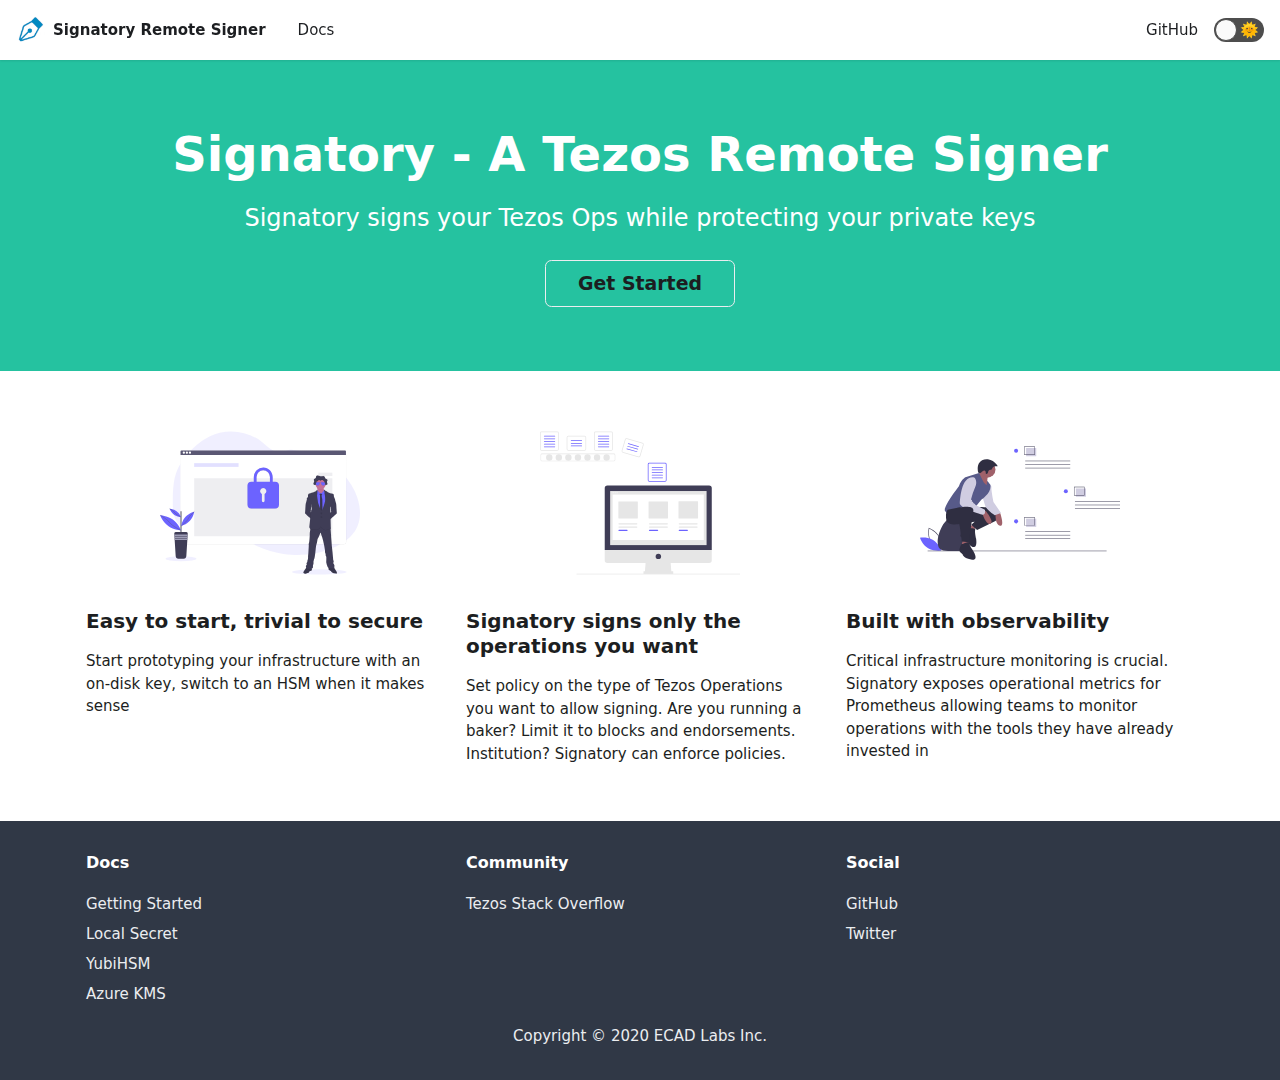
<file: index.html>
<!doctype html>
<html lang="en">
<head>
<meta charset="UTF-8">
<meta name="viewport" content="width=device-width">
<meta name="generator" content="Docusaurus v2.0.0-alpha.50">


<title data-react-helmet="true">Signatory - A Tezos Remote Signer | Signatory - A Tezos Remote Signer</title>

<meta data-react-helmet="true" property="og:title" content="Signatory - A Tezos Remote Signer | Signatory - A Tezos Remote Signer"><meta data-react-helmet="true" name="description" content="A Remote Signer for Tezos that keeps your keys in a HSM (Yubi, Azure KMS, Google KMS)&lt;head /&gt;"><meta data-react-helmet="true" property="og:description" content="A Remote Signer for Tezos that keeps your keys in a HSM (Yubi, Azure KMS, Google KMS)&lt;head /&gt;"><meta data-react-helmet="true" name="twitter:card" content="summary_large_image">

<link data-react-helmet="true" rel="shortcut icon" href="/img/favicon.ico">


<link rel="stylesheet" href="/styles.77bfe06c.css">


<link rel="preload" href="/styles.c72305fc.js" as="script">

<link rel="preload" href="/runtime~main.399a2f33.js" as="script">

<link rel="preload" href="/main.deb8921a.js" as="script">

<link rel="preload" href="/common.aeb97afd.js" as="script">

<link rel="preload" href="/2.bbbcbe5b.js" as="script">

<link rel="preload" href="/c4f5d8e4.325f7f52.js" as="script">

</head>
<body>
<script>!function(){function t(t){document.documentElement.setAttribute("data-theme",t)}var e=window.matchMedia("(prefers-color-scheme: dark)"),n=function(){var t=null;try{t=localStorage.getItem("theme")}catch(t){}return t}();null!==n?t(n):e.matches&&t("dark")}()</script>
<div id="__docusaurus">
<nav class="navbar navbar--light navbar--fixed-top"><div class="navbar__inner"><div class="navbar__items"><div aria-label="Navigation bar toggle" class="navbar__toggle" role="button" tabindex="0"><svg xmlns="http://www.w3.org/2000/svg" width="30" height="30" viewBox="0 0 30 30" role="img" focusable="false"><title>Menu</title><path stroke="currentColor" stroke-linecap="round" stroke-miterlimit="10" stroke-width="2" d="M4 7h22M4 15h22M4 23h22"></path></svg></div><a aria-current="page" class="navbar__brand active" href="/"><img class="navbar__logo" src="/img/logo_nib.png" alt="Signatory Signer for Tezos"><strong class="navbar__title">Signatory Remote Signer</strong></a><a class="navbar__item navbar__link" href="/docs/start">Docs</a></div><div class="navbar__items navbar__items--right"><a target="_blank" rel="noopener noreferrer" href="https://github.com/ecadlabs/signatory" class="navbar__item navbar__link">GitHub</a><div class="react-toggle react-toggle--disabled displayOnlyInLargeViewport_1gtM"><div class="react-toggle-track"><div class="react-toggle-track-check"><span class="toggle_keGJ moon_1gwN"></span></div><div class="react-toggle-track-x"><span class="toggle_keGJ sun_3CPA"></span></div></div><div class="react-toggle-thumb"></div><input type="checkbox" disabled="" aria-label="Dark mode toggle" class="react-toggle-screenreader-only"></div></div></div><div role="presentation" class="navbar-sidebar__backdrop"></div><div class="navbar-sidebar"><div class="navbar-sidebar__brand"><a aria-current="page" class="navbar__brand active" href="/"><img class="navbar__logo" src="/img/logo_nib.png" alt="Signatory Signer for Tezos"><strong class="navbar__title">Signatory Remote Signer</strong></a></div><div class="navbar-sidebar__items"><div class="menu"><ul class="menu__list"><li class="menu__list-item"><a class="menu__link" href="/docs/start">Docs</a></li><li class="menu__list-item"><a target="_blank" rel="noopener noreferrer" href="https://github.com/ecadlabs/signatory" class="menu__link">GitHub</a></li></ul></div></div></div></nav><div class="main-wrapper"><header class="hero hero--primary heroBanner_2Ftp"><div class="container"><h1 class="hero__title">Signatory - A Tezos Remote Signer</h1><p class="hero__subtitle">Signatory signs your Tezos Ops while protecting your private keys</p><div class="buttons_1Wc3"><a class="button button--outline button--secondary button--lg" href="/docs/start">Get Started</a></div></div></header><main><section class="features_P2SU"><div class="container"><div class="row"><div class="col col--4"><div class="text--center"><img class="featureImage_3Xqx" src="/img/undraw_security_o890.svg" alt="[object Object]"></div><h3>Easy to start, trivial to secure</h3><p>Start prototyping your infrastructure with an on-disk key, switch to an HSM when it makes sense</p></div><div class="col col--4"><div class="text--center"><img class="featureImage_3Xqx" src="/img/undraw_data_processing_yrrv.svg" alt="[object Object]"></div><h3>Signatory signs only the operations you want</h3><p>Set policy on the type of Tezos Operations you want to allow signing. Are you running a baker? Limit it to blocks and endorsements. Institution? Signatory can enforce policies.</p></div><div class="col col--4"><div class="text--center"><img class="featureImage_3Xqx" src="/img/undraw_observations_mejb.svg" alt="[object Object]"></div><h3>Built with observability</h3><p>Critical infrastructure monitoring is crucial. Signatory exposes operational metrics for Prometheus allowing teams to monitor operations with the tools they have already invested in</p></div></div></div></section></main></div><footer class="footer footer--dark"><div class="container"><div class="row footer__links"><div class="col footer__col"><h4 class="footer__title">Docs</h4><ul class="footer__items"><li class="footer__item"><a class="footer__link-item" href="/docs/start">Getting Started </a></li><li class="footer__item"><a class="footer__link-item" href="/docs/filebased">Local Secret</a></li><li class="footer__item"><a class="footer__link-item" href="/docs/yubihsm">YubiHSM</a></li><li class="footer__item"><a class="footer__link-item" href="/docs/azure_kms">Azure KMS</a></li></ul></div><div class="col footer__col"><h4 class="footer__title">Community</h4><ul class="footer__items"><li class="footer__item"><a class="footer__link-item" target="_blank" rel="noopener noreferrer" href="https://tezos.stackexchange.com/questions/tagged/remote-signer">Tezos Stack Overflow</a></li></ul></div><div class="col footer__col"><h4 class="footer__title">Social</h4><ul class="footer__items"><li class="footer__item"><a class="footer__link-item" target="_blank" rel="noopener noreferrer" href="https://github.com/ecadlabs/signatory">GitHub</a></li><li class="footer__item"><a class="footer__link-item" target="_blank" rel="noopener noreferrer" href="https://twitter.com/signatoryio">Twitter</a></li></ul></div></div><div class="text--center"><div>Copyright © 2020 ECAD Labs Inc.</div></div></div></footer>
</div>

<script src="/styles.c72305fc.js"></script>

<script src="/runtime~main.399a2f33.js"></script>

<script src="/main.deb8921a.js"></script>

<script src="/common.aeb97afd.js"></script>

<script src="/2.bbbcbe5b.js"></script>

<script src="/c4f5d8e4.325f7f52.js"></script>


</body>
</html>
</file>
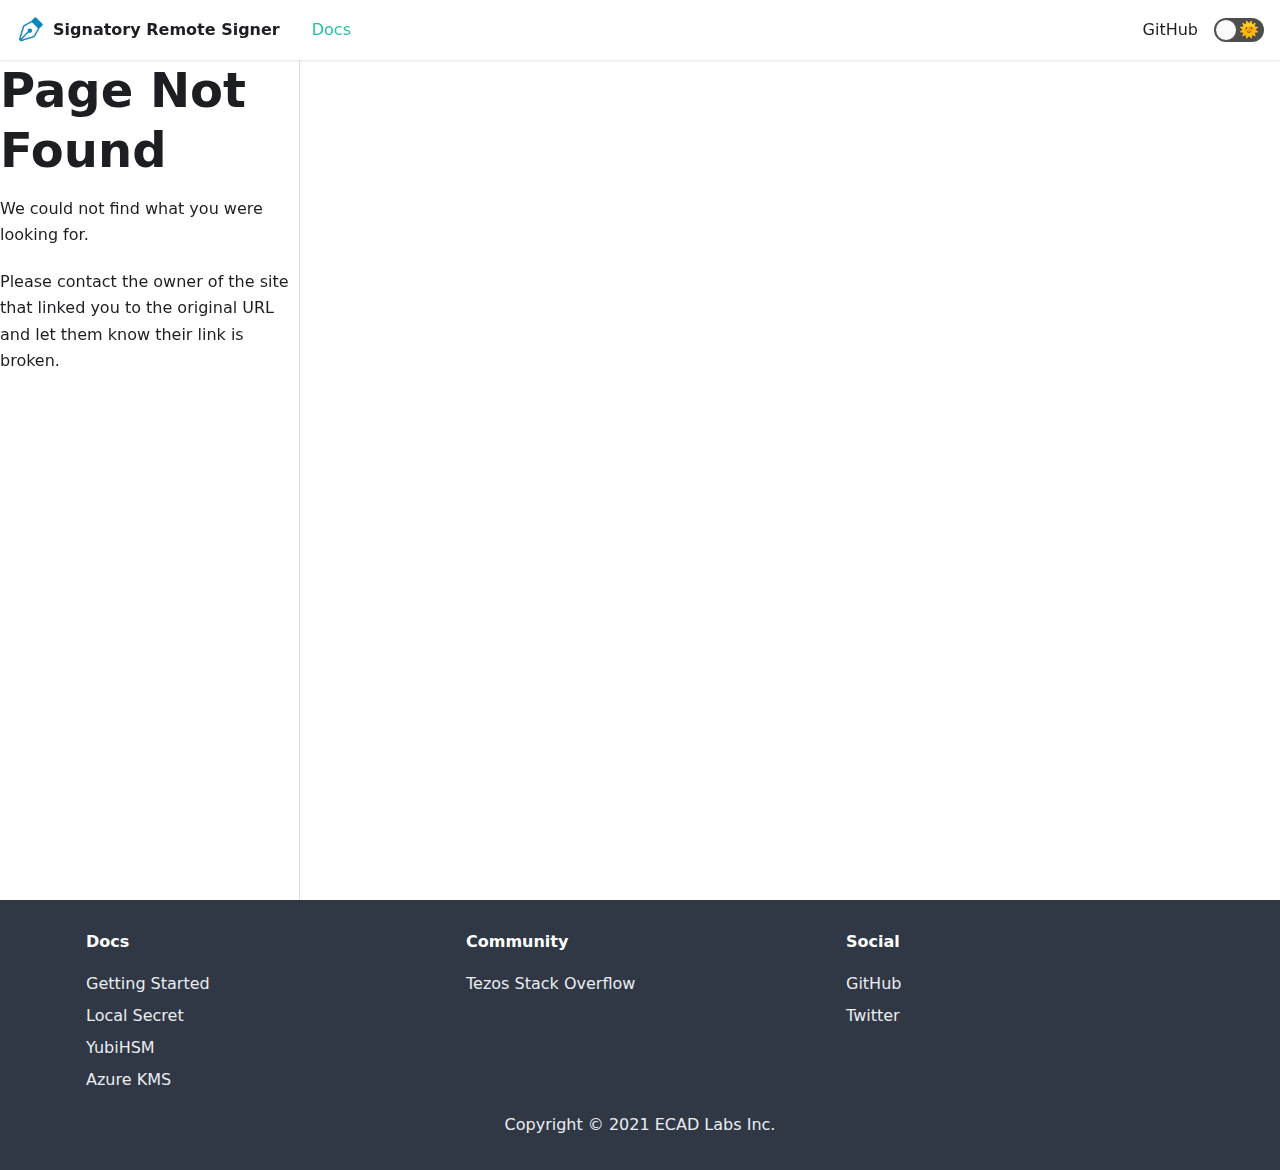
<file: docs/azure_kms/index.html>
<!doctype html>
<html lang="en">
<head>
<meta charset="UTF-8">
<meta name="viewport" content="width=device-width">
<meta name="generator" content="Docusaurus v2.0.0-alpha.56">
<title data-react-helmet="true">Azure KMS | Signatory - A Tezos Remote Signer</title><meta data-react-helmet="true" name="twitter:card" content="summary_large_image"><meta data-react-helmet="true" property="og:title" content="Azure KMS | Signatory - A Tezos Remote Signer"><meta data-react-helmet="true" name="description" content="Azure setup and operational docs will go here"><meta data-react-helmet="true" property="og:description" content="Azure setup and operational docs will go here"><meta data-react-helmet="true" property="og:url" content="https://signatory.io/docs/azure_kms"><link data-react-helmet="true" rel="shortcut icon" href="/img/favicon.ico"><link data-react-helmet="true" rel="canonical" href="https://signatory.io/docs/azure_kms"><link rel="stylesheet" href="/styles.e84121f1.css">
<link rel="preload" href="/styles.dcd0ed52.js" as="script">
<link rel="preload" href="/runtime~main.36f99a9c.js" as="script">
<link rel="preload" href="/main.96000d49.js" as="script">
<link rel="preload" href="/common.93050540.js" as="script">
<link rel="preload" href="/2.40896631.js" as="script">
<link rel="preload" href="/13.31d163dd.js" as="script">
<link rel="preload" href="/14.e3063af5.js" as="script">
<link rel="preload" href="/20ac7829.26265ba6.js" as="script">
<link rel="preload" href="/420e9d19.e3b2ddac.js" as="script">
</head>
<body>
<script>!function(){function t(t){document.documentElement.setAttribute("data-theme",t)}var e=window.matchMedia("(prefers-color-scheme: dark)"),n=function(){var t=null;try{t=localStorage.getItem("theme")}catch(t){}return t}();null!==n?t(n):e.matches&&t("dark")}()</script><div id="__docusaurus">
<nav class="navbar navbar--light navbar--fixed-top"><div class="navbar__inner"><div class="navbar__items"><div aria-label="Navigation bar toggle" class="navbar__toggle" role="button" tabindex="0"><svg xmlns="http://www.w3.org/2000/svg" width="30" height="30" viewBox="0 0 30 30" role="img" focusable="false"><title>Menu</title><path stroke="currentColor" stroke-linecap="round" stroke-miterlimit="10" stroke-width="2" d="M4 7h22M4 15h22M4 23h22"></path></svg></div><a class="navbar__brand" href="/"><img class="navbar__logo" src="/img/logo_nib.png" alt="Signatory Signer for Tezos"><strong class="navbar__title">Signatory Remote Signer</strong></a><a aria-current="page" class="navbar__item navbar__link navbar__link--active" href="/docs/start">Docs</a></div><div class="navbar__items navbar__items--right"><a href="https://github.com/ecadlabs/signatory" target="_blank" rel="noopener noreferrer" class="navbar__item navbar__link">GitHub</a><div class="react-toggle react-toggle--disabled displayOnlyInLargeViewport_1gtM"><div class="react-toggle-track"><div class="react-toggle-track-check"><span class="toggle_keGJ moon_1gwN"></span></div><div class="react-toggle-track-x"><span class="toggle_keGJ sun_3CPA"></span></div></div><div class="react-toggle-thumb"></div><input type="checkbox" disabled="" aria-label="Dark mode toggle" class="react-toggle-screenreader-only"></div></div></div><div role="presentation" class="navbar-sidebar__backdrop"></div><div class="navbar-sidebar"><div class="navbar-sidebar__brand"><a class="navbar__brand" href="/"><img class="navbar__logo" src="/img/logo_nib.png" alt="Signatory Signer for Tezos"><strong class="navbar__title">Signatory Remote Signer</strong></a></div><div class="navbar-sidebar__items"><div class="menu"><ul class="menu__list"><li class="menu__list-item"><a aria-current="page" class="menu__link navbar__link--active" href="/docs/start">Docs</a></li><li class="menu__list-item"><a href="https://github.com/ecadlabs/signatory" target="_blank" rel="noopener noreferrer" class="menu__link">GitHub</a></li></ul></div></div></div></nav><div class="main-wrapper"><div class="docPage_1kjD"><div class="docSidebarContainer_1cYp"><div class="sidebar_1kLs"><div class="menu menu--responsive menu_w2sC"><button aria-label="Open Menu" aria-haspopup="true" class="button button--secondary button--sm menu__button" type="button"><svg aria-label="Menu" class="sidebarMenuIcon_2vk4" xmlns="http://www.w3.org/2000/svg" height="24" width="24" viewBox="0 0 32 32" role="img" focusable="false"><title>Menu</title><path stroke="currentColor" stroke-linecap="round" stroke-miterlimit="10" stroke-width="2" d="M4 7h22M4 15h22M4 23h22"></path></svg></button><ul class="menu__list"><li class="menu__list-item"><a class="menu__link menu__link--sublist menu__link--active" href="#!">Start</a><ul class="menu__list"><li class="menu__list-item"><a class="menu__link" tabindex="0" href="/docs/start">Getting Started</a></li><li class="menu__list-item"><a class="menu__link" tabindex="0" href="/docs/filebased">File-Based Secret Storage (Insecure)</a></li><li class="menu__list-item"><a class="menu__link" tabindex="0" href="/docs/yubihsm">YubiHSM</a></li><li class="menu__list-item"><a aria-current="page" class="menu__link menu__link--active active" tabindex="0" href="/docs/azure_kms">Azure KMS</a></li></ul></li></ul></div></div></div><main class="docMainContainer_FFX1"><div class="container padding-vert--lg docItemWrapper_1cc7"><div class="row"><div class="col docItemCol_2GOA"><div class="docItemContainer_2cwg"><article><header><h1 class="docTitle_1vWb">Azure KMS</h1></header><div class="markdown"><p>Azure setup and operational docs will go here</p></div></article><div class="margin-vert--xl"><div class="row"><div class="col"><a href="https://github.com/ecadlabs/signatory/edit/master/website/../docs/azure_kms.md" target="_blank" rel="noreferrer noopener"><svg fill="currentColor" height="1.2em" width="1.2em" preserveAspectRatio="xMidYMid meet" viewBox="0 0 40 40" style="margin-right:0.3em;vertical-align:sub"><g><path d="m34.5 11.7l-3 3.1-6.3-6.3 3.1-3q0.5-0.5 1.2-0.5t1.1 0.5l3.9 3.9q0.5 0.4 0.5 1.1t-0.5 1.2z m-29.5 17.1l18.4-18.5 6.3 6.3-18.4 18.4h-6.3v-6.2z"></path></g></svg>Edit this page</a></div></div></div><div class="margin-vert--lg"><nav class="pagination-nav"><div class="pagination-nav__item"><a class="pagination-nav__link" href="/docs/yubihsm"><div class="pagination-nav__sublabel">Previous</div><div class="pagination-nav__label">« YubiHSM</div></a></div><div class="pagination-nav__item pagination-nav__item--next"></div></nav></div></div></div><div class="col col--3"><div class="tableOfContents_TbNY"></div></div></div></div></main></div></div><footer class="footer footer--dark"><div class="container"><div class="row footer__links"><div class="col footer__col"><h4 class="footer__title">Docs</h4><ul class="footer__items"><li class="footer__item"><a class="footer__link-item" href="/docs/start">Getting Started </a></li><li class="footer__item"><a class="footer__link-item" href="/docs/filebased">Local Secret</a></li><li class="footer__item"><a class="footer__link-item" href="/docs/yubihsm">YubiHSM</a></li><li class="footer__item"><a class="footer__link-item" href="/docs/azure_kms">Azure KMS</a></li></ul></div><div class="col footer__col"><h4 class="footer__title">Community</h4><ul class="footer__items"><li class="footer__item"><a href="https://tezos.stackexchange.com/questions/tagged/remote-signer" target="_blank" rel="noopener noreferrer" class="footer__link-item">Tezos Stack Overflow</a></li></ul></div><div class="col footer__col"><h4 class="footer__title">Social</h4><ul class="footer__items"><li class="footer__item"><a href="https://github.com/ecadlabs/signatory" target="_blank" rel="noopener noreferrer" class="footer__link-item">GitHub</a></li><li class="footer__item"><a href="https://twitter.com/signatoryio" target="_blank" rel="noopener noreferrer" class="footer__link-item">Twitter</a></li></ul></div></div><div class="text--center"><div>Copyright © 2021 ECAD Labs Inc.</div></div></div></footer></div>
<script src="/styles.dcd0ed52.js"></script>
<script src="/runtime~main.36f99a9c.js"></script>
<script src="/main.96000d49.js"></script>
<script src="/common.93050540.js"></script>
<script src="/2.40896631.js"></script>
<script src="/13.31d163dd.js"></script>
<script src="/14.e3063af5.js"></script>
<script src="/20ac7829.26265ba6.js"></script>
<script src="/420e9d19.e3b2ddac.js"></script>
</body>
</html>
</file>
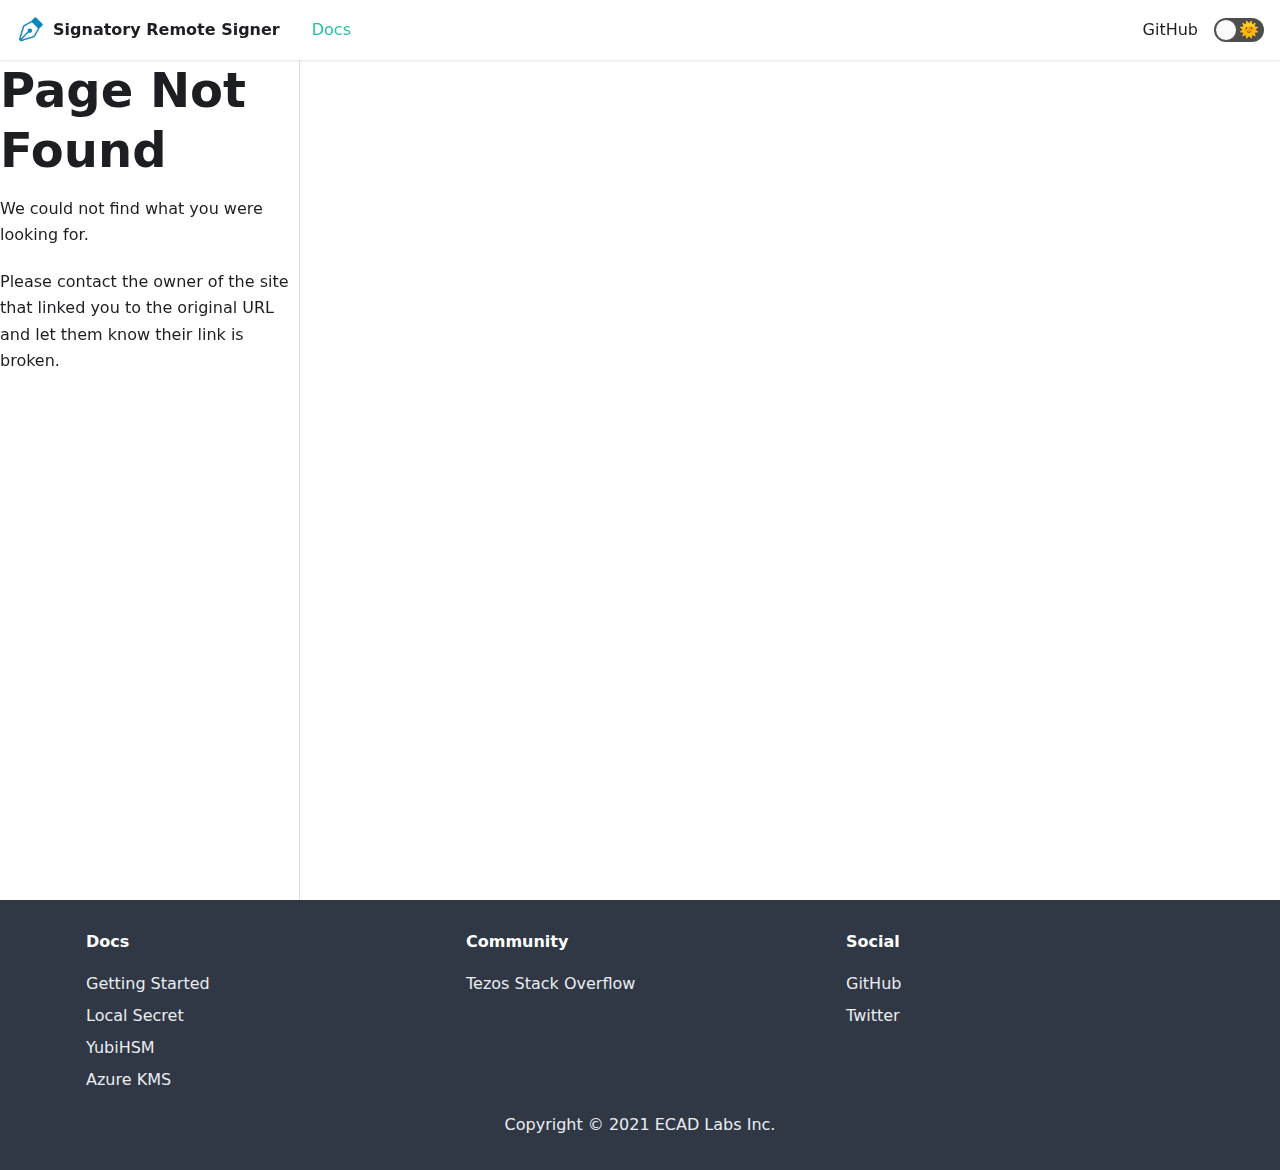
<file: docs/filebased/index.html>
<!doctype html>
<html lang="en">
<head>
<meta charset="UTF-8">
<meta name="viewport" content="width=device-width">
<meta name="generator" content="Docusaurus v2.0.0-alpha.56">
<title data-react-helmet="true">File-Based Secret Storage (Insecure) | Signatory - A Tezos Remote Signer</title><meta data-react-helmet="true" name="twitter:card" content="summary_large_image"><meta data-react-helmet="true" property="og:title" content="File-Based Secret Storage (Insecure) | Signatory - A Tezos Remote Signer"><meta data-react-helmet="true" name="description" content="For evaluation and prototyping purposes, Signatory file-based signer mode allows operation without an HSM or Key Vault service. By storing the secret key material in a JSON file, users can get Signatory up and running quickly for evaluation and development purposes."><meta data-react-helmet="true" property="og:description" content="For evaluation and prototyping purposes, Signatory file-based signer mode allows operation without an HSM or Key Vault service. By storing the secret key material in a JSON file, users can get Signatory up and running quickly for evaluation and development purposes."><meta data-react-helmet="true" property="og:url" content="https://signatory.io/docs/filebased"><link data-react-helmet="true" rel="shortcut icon" href="/img/favicon.ico"><link data-react-helmet="true" rel="canonical" href="https://signatory.io/docs/filebased"><link rel="stylesheet" href="/styles.e84121f1.css">
<link rel="preload" href="/styles.dcd0ed52.js" as="script">
<link rel="preload" href="/runtime~main.36f99a9c.js" as="script">
<link rel="preload" href="/main.96000d49.js" as="script">
<link rel="preload" href="/common.93050540.js" as="script">
<link rel="preload" href="/2.40896631.js" as="script">
<link rel="preload" href="/13.31d163dd.js" as="script">
<link rel="preload" href="/14.e3063af5.js" as="script">
<link rel="preload" href="/20ac7829.26265ba6.js" as="script">
<link rel="preload" href="/bc9fa1dc.10b646c1.js" as="script">
</head>
<body>
<script>!function(){function t(t){document.documentElement.setAttribute("data-theme",t)}var e=window.matchMedia("(prefers-color-scheme: dark)"),n=function(){var t=null;try{t=localStorage.getItem("theme")}catch(t){}return t}();null!==n?t(n):e.matches&&t("dark")}()</script><div id="__docusaurus">
<nav class="navbar navbar--light navbar--fixed-top"><div class="navbar__inner"><div class="navbar__items"><div aria-label="Navigation bar toggle" class="navbar__toggle" role="button" tabindex="0"><svg xmlns="http://www.w3.org/2000/svg" width="30" height="30" viewBox="0 0 30 30" role="img" focusable="false"><title>Menu</title><path stroke="currentColor" stroke-linecap="round" stroke-miterlimit="10" stroke-width="2" d="M4 7h22M4 15h22M4 23h22"></path></svg></div><a class="navbar__brand" href="/"><img class="navbar__logo" src="/img/logo_nib.png" alt="Signatory Signer for Tezos"><strong class="navbar__title">Signatory Remote Signer</strong></a><a aria-current="page" class="navbar__item navbar__link navbar__link--active" href="/docs/start">Docs</a></div><div class="navbar__items navbar__items--right"><a href="https://github.com/ecadlabs/signatory" target="_blank" rel="noopener noreferrer" class="navbar__item navbar__link">GitHub</a><div class="react-toggle react-toggle--disabled displayOnlyInLargeViewport_1gtM"><div class="react-toggle-track"><div class="react-toggle-track-check"><span class="toggle_keGJ moon_1gwN"></span></div><div class="react-toggle-track-x"><span class="toggle_keGJ sun_3CPA"></span></div></div><div class="react-toggle-thumb"></div><input type="checkbox" disabled="" aria-label="Dark mode toggle" class="react-toggle-screenreader-only"></div></div></div><div role="presentation" class="navbar-sidebar__backdrop"></div><div class="navbar-sidebar"><div class="navbar-sidebar__brand"><a class="navbar__brand" href="/"><img class="navbar__logo" src="/img/logo_nib.png" alt="Signatory Signer for Tezos"><strong class="navbar__title">Signatory Remote Signer</strong></a></div><div class="navbar-sidebar__items"><div class="menu"><ul class="menu__list"><li class="menu__list-item"><a aria-current="page" class="menu__link navbar__link--active" href="/docs/start">Docs</a></li><li class="menu__list-item"><a href="https://github.com/ecadlabs/signatory" target="_blank" rel="noopener noreferrer" class="menu__link">GitHub</a></li></ul></div></div></div></nav><div class="main-wrapper"><div class="docPage_1kjD"><div class="docSidebarContainer_1cYp"><div class="sidebar_1kLs"><div class="menu menu--responsive menu_w2sC"><button aria-label="Open Menu" aria-haspopup="true" class="button button--secondary button--sm menu__button" type="button"><svg aria-label="Menu" class="sidebarMenuIcon_2vk4" xmlns="http://www.w3.org/2000/svg" height="24" width="24" viewBox="0 0 32 32" role="img" focusable="false"><title>Menu</title><path stroke="currentColor" stroke-linecap="round" stroke-miterlimit="10" stroke-width="2" d="M4 7h22M4 15h22M4 23h22"></path></svg></button><ul class="menu__list"><li class="menu__list-item"><a class="menu__link menu__link--sublist menu__link--active" href="#!">Start</a><ul class="menu__list"><li class="menu__list-item"><a class="menu__link" tabindex="0" href="/docs/start">Getting Started</a></li><li class="menu__list-item"><a aria-current="page" class="menu__link menu__link--active active" tabindex="0" href="/docs/filebased">File-Based Secret Storage (Insecure)</a></li><li class="menu__list-item"><a class="menu__link" tabindex="0" href="/docs/yubihsm">YubiHSM</a></li><li class="menu__list-item"><a class="menu__link" tabindex="0" href="/docs/azure_kms">Azure KMS</a></li></ul></li></ul></div></div></div><main class="docMainContainer_FFX1"><div class="container padding-vert--lg docItemWrapper_1cc7"><div class="row"><div class="col docItemCol_2GOA"><div class="docItemContainer_2cwg"><article><header><h1 class="docTitle_1vWb">File-Based Secret Storage (Insecure)</h1></header><div class="markdown"><p>For evaluation and prototyping purposes, Signatory file-based signer mode allows operation without an HSM or Key Vault service. By storing the secret key material in a JSON file, users can get Signatory up and running quickly for evaluation and development purposes.</p><h2><a aria-hidden="true" tabindex="-1" class="anchor enhancedAnchor_ZqCz" id="signatory-configuration-for-file-based-secret-storage"></a>Signatory configuration for file-based secret storage<a aria-hidden="true" tabindex="-1" class="hash-link" href="#signatory-configuration-for-file-based-secret-storage" title="Direct link to heading">#</a></h2><p>The documentation assumes you will use the official Signatory docker image, and that you have a Linux server operably configured with docker installed.</p><p>Place the following YAML in a file <code>/etc/signatory.yaml</code></p><div class="mdxCodeBlock_iHAB"><div class="codeBlockContent_32p_"><button type="button" aria-label="Copy code to clipboard" class="copyButton_1BYj">Copy</button><div tabindex="0" class="prism-code language-yaml codeBlock_19pQ"><div class="codeBlockLines_2n9r" style="color:#bfc7d5;background-color:#292d3e"><div class="token-line" style="color:#bfc7d5"><span class="token key atrule">server</span><span class="token punctuation" style="color:rgb(199, 146, 234)">:</span><span class="token plain"></span></div><div class="token-line" style="color:#bfc7d5"><span class="token plain"></span><span class="token comment" style="color:rgb(105, 112, 152);font-style:italic"># Address/Port that Signatory listens on</span><span class="token plain"></span></div><div class="token-line" style="color:#bfc7d5"><span class="token plain"></span><span class="token key atrule">address</span><span class="token punctuation" style="color:rgb(199, 146, 234)">:</span><span class="token plain"> </span><span class="token punctuation" style="color:rgb(199, 146, 234)">:</span><span class="token number" style="color:rgb(247, 140, 108)">6732</span><span class="token plain"></span></div><div class="token-line" style="color:#bfc7d5"><span class="token plain"></span><span class="token comment" style="color:rgb(105, 112, 152);font-style:italic"># Address/Port that Signatory serves prometheus metrics on</span><span class="token plain"></span></div><div class="token-line" style="color:#bfc7d5"><span class="token plain"></span><span class="token key atrule">utility_address</span><span class="token punctuation" style="color:rgb(199, 146, 234)">:</span><span class="token plain"> </span><span class="token punctuation" style="color:rgb(199, 146, 234)">:</span><span class="token number" style="color:rgb(247, 140, 108)">9583</span><span class="token plain"></span></div><div class="token-line" style="color:#bfc7d5"><span class="token plain" style="display:inline-block">
</span></div><div class="token-line" style="color:#bfc7d5"><span class="token plain"></span><span class="token key atrule">vaults</span><span class="token punctuation" style="color:rgb(199, 146, 234)">:</span><span class="token plain"></span></div><div class="token-line" style="color:#bfc7d5"><span class="token plain"></span><span class="token comment" style="color:rgb(105, 112, 152);font-style:italic"># Name of vault</span><span class="token plain"></span></div><div class="token-line" style="color:#bfc7d5"><span class="token plain">  </span><span class="token key atrule">local_file_keys</span><span class="token punctuation" style="color:rgb(199, 146, 234)">:</span><span class="token plain"></span></div><div class="token-line" style="color:#bfc7d5"><span class="token plain">    </span><span class="token key atrule">driver</span><span class="token punctuation" style="color:rgb(199, 146, 234)">:</span><span class="token plain"> file</span></div><div class="token-line" style="color:#bfc7d5"><span class="token plain">    </span><span class="token key atrule">config</span><span class="token punctuation" style="color:rgb(199, 146, 234)">:</span><span class="token plain"></span></div><div class="token-line" style="color:#bfc7d5"><span class="token plain">    </span><span class="token key atrule">file</span><span class="token punctuation" style="color:rgb(199, 146, 234)">:</span><span class="token plain"> /etc/secret.json</span></div><div class="token-line" style="color:#bfc7d5"><span class="token plain" style="display:inline-block">
</span></div><div class="token-line" style="color:#bfc7d5"><span class="token plain"></span><span class="token comment" style="color:rgb(105, 112, 152);font-style:italic"># List enabled public keys hashes here</span><span class="token plain"></span></div><div class="token-line" style="color:#bfc7d5"><span class="token plain"></span><span class="token key atrule">tezos</span><span class="token punctuation" style="color:rgb(199, 146, 234)">:</span><span class="token plain"></span></div><div class="token-line" style="color:#bfc7d5"><span class="token plain"></span><span class="token comment" style="color:rgb(105, 112, 152);font-style:italic"># Default policy allows &quot;block&quot; and &quot;endorsement&quot; operations</span><span class="token plain"></span></div><div class="token-line" style="color:#bfc7d5"><span class="token plain"></span><span class="token key atrule">tz1Wk1Wdczh5BzyZ1uz2DW9xdFg9B5cFuGFm</span><span class="token punctuation" style="color:rgb(199, 146, 234)">:</span><span class="token plain"></span></div><div class="token-line" style="color:#bfc7d5"><span class="token plain">  </span><span class="token key atrule">log_payloads</span><span class="token punctuation" style="color:rgb(199, 146, 234)">:</span><span class="token plain"> </span><span class="token boolean important" style="color:rgb(255, 88, 116)">true</span><span class="token plain"></span></div><div class="token-line" style="color:#bfc7d5"><span class="token plain">  </span><span class="token key atrule">allowed_operations</span><span class="token punctuation" style="color:rgb(199, 146, 234)">:</span><span class="token plain"></span></div><div class="token-line" style="color:#bfc7d5"><span class="token plain">  </span><span class="token comment" style="color:rgb(105, 112, 152);font-style:italic"># List of [generic, block, endorsement]</span><span class="token plain"></span></div><div class="token-line" style="color:#bfc7d5"><span class="token plain">  </span><span class="token punctuation" style="color:rgb(199, 146, 234)">-</span><span class="token plain"> generic</span></div><div class="token-line" style="color:#bfc7d5"><span class="token plain">  </span><span class="token punctuation" style="color:rgb(199, 146, 234)">-</span><span class="token plain"> block</span></div><div class="token-line" style="color:#bfc7d5"><span class="token plain">  </span><span class="token punctuation" style="color:rgb(199, 146, 234)">-</span><span class="token plain"> endorsement</span></div></div></div></div></div><p>The <code>tz1Wk1Wdczh5BzyZ1uz2DW9xdFg9B5cFuGFm</code> key corresponds to the secret key that you will put in <code>/etc/secret.json</code></p><p>Contents of <code>/etc/secret.json</code> is:</p><div class="mdxCodeBlock_iHAB"><div class="codeBlockContent_32p_"><button type="button" aria-label="Copy code to clipboard" class="copyButton_1BYj">Copy</button><div tabindex="0" class="prism-code language-json codeBlock_19pQ"><div class="codeBlockLines_2n9r" style="color:#bfc7d5;background-color:#292d3e"><div class="token-line" style="color:#bfc7d5"><span class="token punctuation" style="color:rgb(199, 146, 234)">[</span><span class="token plain"> </span><span class="token punctuation" style="color:rgb(199, 146, 234)">{</span><span class="token plain"> </span><span class="token property">&quot;name&quot;</span><span class="token operator" style="color:rgb(137, 221, 255)">:</span><span class="token plain"> </span><span class="token string" style="color:rgb(195, 232, 141)">&quot;your_secret_key&quot;</span><span class="token punctuation" style="color:rgb(199, 146, 234)">,</span><span class="token plain"></span></div><div class="token-line" style="color:#bfc7d5"><span class="token plain">    </span><span class="token property">&quot;value&quot;</span><span class="token operator" style="color:rgb(137, 221, 255)">:</span><span class="token plain"></span></div><div class="token-line" style="color:#bfc7d5"><span class="token plain">      </span><span class="token string" style="color:rgb(195, 232, 141)">&quot;unencrypted:edsk3DYwZpPmbNTRSdJW2wBeHoneNqjPt9Xj49Fnhcir6q47JpD5Vz&quot;</span><span class="token plain"> </span><span class="token punctuation" style="color:rgb(199, 146, 234)">}</span><span class="token plain"> </span><span class="token punctuation" style="color:rgb(199, 146, 234)">]</span></div></div></div></div></div><h3><a aria-hidden="true" tabindex="-1" class="anchor enhancedAnchor_ZqCz" id="running-signatory"></a>Running Signatory<a aria-hidden="true" tabindex="-1" class="hash-link" href="#running-signatory" title="Direct link to heading">#</a></h3><p>Next, you want to run the signatory docker image as follows:</p><p><em>Remember to secure the network where Signatory is running</em></p><div class="mdxCodeBlock_iHAB"><div class="codeBlockContent_32p_"><button type="button" aria-label="Copy code to clipboard" class="copyButton_1BYj">Copy</button><div tabindex="0" class="prism-code language-sh codeBlock_19pQ"><div class="codeBlockLines_2n9r" style="color:#bfc7d5;background-color:#292d3e"><div class="token-line" style="color:#bfc7d5"><span class="token plain">docker run -it --rm \</span></div><div class="token-line" style="color:#bfc7d5"><span class="token plain">    -v &quot;$(realpath file.yaml):/app/signatory.yaml&quot; \</span></div><div class="token-line" style="color:#bfc7d5"><span class="token plain">    -v &quot;$(realpath tezkeys/secret_keys):/etc/secret.json&quot; \</span></div><div class="token-line" style="color:#bfc7d5"><span class="token plain">    -p 6732:6732 \</span></div><div class="token-line" style="color:#bfc7d5"><span class="token plain">    -p 9583:9583 \</span></div><div class="token-line" style="color:#bfc7d5"><span class="token plain">    ecadlabs/signatory:latest serve -config /app/signatory.yaml</span></div></div></div></div></div><h3><a aria-hidden="true" tabindex="-1" class="anchor enhancedAnchor_ZqCz" id="verify-that-signatory-is-working"></a>Verify that signatory is working<a aria-hidden="true" tabindex="-1" class="hash-link" href="#verify-that-signatory-is-working" title="Direct link to heading">#</a></h3><p>You can test that signatory is working, making a GET request using the Public Key Hash (PKH). Signatory will return a JSON payload containing the public key.</p><div class="mdxCodeBlock_iHAB"><div class="codeBlockContent_32p_"><button type="button" aria-label="Copy code to clipboard" class="copyButton_1BYj">Copy</button><div tabindex="0" class="prism-code language-sh codeBlock_19pQ"><div class="codeBlockLines_2n9r" style="color:#bfc7d5;background-color:#292d3e"><div class="token-line" style="color:#bfc7d5"><span class="token plain">curl signatory:6732/keys/tz1Wk1Wdczh5BzyZ1uz2DW9xdFg9B5cFuGFm</span></div></div></div></div></div><p>A response such as the following should be expected:</p><div class="mdxCodeBlock_iHAB"><div class="codeBlockContent_32p_"><button type="button" aria-label="Copy code to clipboard" class="copyButton_1BYj">Copy</button><div tabindex="0" class="prism-code language-json codeBlock_19pQ"><div class="codeBlockLines_2n9r" style="color:#bfc7d5;background-color:#292d3e"><div class="token-line" style="color:#bfc7d5"><span class="token punctuation" style="color:rgb(199, 146, 234)">{</span><span class="token property">&quot;public_key&quot;</span><span class="token operator" style="color:rgb(137, 221, 255)">:</span><span class="token string" style="color:rgb(195, 232, 141)">&quot;edpktn6UGrMQUjhWQJ5kY4qWoCp1sDZWkK5ugizTc5jHSifG1j3r8o&quot;</span><span class="token punctuation" style="color:rgb(199, 146, 234)">}</span></div></div></div></div></div><p>You can test the signing functionality by making a POST request as follows:</p><div class="mdxCodeBlock_iHAB"><div class="codeBlockContent_32p_"><button type="button" aria-label="Copy code to clipboard" class="copyButton_1BYj">Copy</button><div tabindex="0" class="prism-code language-sh codeBlock_19pQ"><div class="codeBlockLines_2n9r" style="color:#bfc7d5;background-color:#292d3e"><div class="token-line" style="color:#bfc7d5"><span class="token plain">curl -XPOST \</span></div><div class="token-line" style="color:#bfc7d5"><span class="token plain">    -d &#x27;&quot;02111111111111111110&quot;&#x27; \</span></div><div class="token-line" style="color:#bfc7d5"><span class="token plain">    signatory:6732/keys/tz1Wk1Wdczh5BzyZ1uz2DW9xdFg9B5cFuGFm</span></div></div></div></div></div><p>Which should return an HTTP 200 OK with a payload similar to:</p><div class="mdxCodeBlock_iHAB"><div class="codeBlockContent_32p_"><button type="button" aria-label="Copy code to clipboard" class="copyButton_1BYj">Copy</button><div tabindex="0" class="prism-code language-json codeBlock_19pQ"><div class="codeBlockLines_2n9r" style="color:#bfc7d5;background-color:#292d3e"><div class="token-line" style="color:#bfc7d5"><span class="token punctuation" style="color:rgb(199, 146, 234)">{</span><span class="token property">&quot;signature&quot;</span><span class="token operator" style="color:rgb(137, 221, 255)">:</span><span class="token string" style="color:rgb(195, 232, 141)">&quot;sigWetzF5zVM2qdYt8QToj7e5cNBm9neiPRc3rpePBDrr8N1brFbErv2YfXMSoSgemJ8AwZcLfmkBDg78bmUEzF1sf1YotnS&quot;</span><span class="token punctuation" style="color:rgb(199, 146, 234)">}</span></div></div></div></div></div><p>If you repeat the same signing operation more than once, you will get an error from the High-Watermark feature. This is a safety measure to prevent injection of duplicate operations.</p><p>The payload on this request resembles a Tezos endorsement that would be emitted from a Tezos Baker node.</p></div></article><div class="margin-vert--xl"><div class="row"><div class="col"><a href="https://github.com/ecadlabs/signatory/edit/master/website/../docs/localsecret.md" target="_blank" rel="noreferrer noopener"><svg fill="currentColor" height="1.2em" width="1.2em" preserveAspectRatio="xMidYMid meet" viewBox="0 0 40 40" style="margin-right:0.3em;vertical-align:sub"><g><path d="m34.5 11.7l-3 3.1-6.3-6.3 3.1-3q0.5-0.5 1.2-0.5t1.1 0.5l3.9 3.9q0.5 0.4 0.5 1.1t-0.5 1.2z m-29.5 17.1l18.4-18.5 6.3 6.3-18.4 18.4h-6.3v-6.2z"></path></g></svg>Edit this page</a></div></div></div><div class="margin-vert--lg"><nav class="pagination-nav"><div class="pagination-nav__item"><a class="pagination-nav__link" href="/docs/start"><div class="pagination-nav__sublabel">Previous</div><div class="pagination-nav__label">« Getting Started</div></a></div><div class="pagination-nav__item pagination-nav__item--next"><a class="pagination-nav__link" href="/docs/yubihsm"><div class="pagination-nav__sublabel">Next</div><div class="pagination-nav__label">YubiHSM »</div></a></div></nav></div></div></div><div class="col col--3"><div class="tableOfContents_TbNY"><ul class="table-of-contents table-of-contents__left-border"><li><a href="#signatory-configuration-for-file-based-secret-storage" class="table-of-contents__link">Signatory configuration for file-based secret storage</a><ul><li><a href="#running-signatory" class="table-of-contents__link">Running Signatory</a></li><li><a href="#verify-that-signatory-is-working" class="table-of-contents__link">Verify that signatory is working</a></li></ul></li></ul></div></div></div></div></main></div></div><footer class="footer footer--dark"><div class="container"><div class="row footer__links"><div class="col footer__col"><h4 class="footer__title">Docs</h4><ul class="footer__items"><li class="footer__item"><a class="footer__link-item" href="/docs/start">Getting Started </a></li><li class="footer__item"><a class="footer__link-item" href="/docs/filebased">Local Secret</a></li><li class="footer__item"><a class="footer__link-item" href="/docs/yubihsm">YubiHSM</a></li><li class="footer__item"><a class="footer__link-item" href="/docs/azure_kms">Azure KMS</a></li></ul></div><div class="col footer__col"><h4 class="footer__title">Community</h4><ul class="footer__items"><li class="footer__item"><a href="https://tezos.stackexchange.com/questions/tagged/remote-signer" target="_blank" rel="noopener noreferrer" class="footer__link-item">Tezos Stack Overflow</a></li></ul></div><div class="col footer__col"><h4 class="footer__title">Social</h4><ul class="footer__items"><li class="footer__item"><a href="https://github.com/ecadlabs/signatory" target="_blank" rel="noopener noreferrer" class="footer__link-item">GitHub</a></li><li class="footer__item"><a href="https://twitter.com/signatoryio" target="_blank" rel="noopener noreferrer" class="footer__link-item">Twitter</a></li></ul></div></div><div class="text--center"><div>Copyright © 2021 ECAD Labs Inc.</div></div></div></footer></div>
<script src="/styles.dcd0ed52.js"></script>
<script src="/runtime~main.36f99a9c.js"></script>
<script src="/main.96000d49.js"></script>
<script src="/common.93050540.js"></script>
<script src="/2.40896631.js"></script>
<script src="/13.31d163dd.js"></script>
<script src="/14.e3063af5.js"></script>
<script src="/20ac7829.26265ba6.js"></script>
<script src="/bc9fa1dc.10b646c1.js"></script>
</body>
</html>
</file>
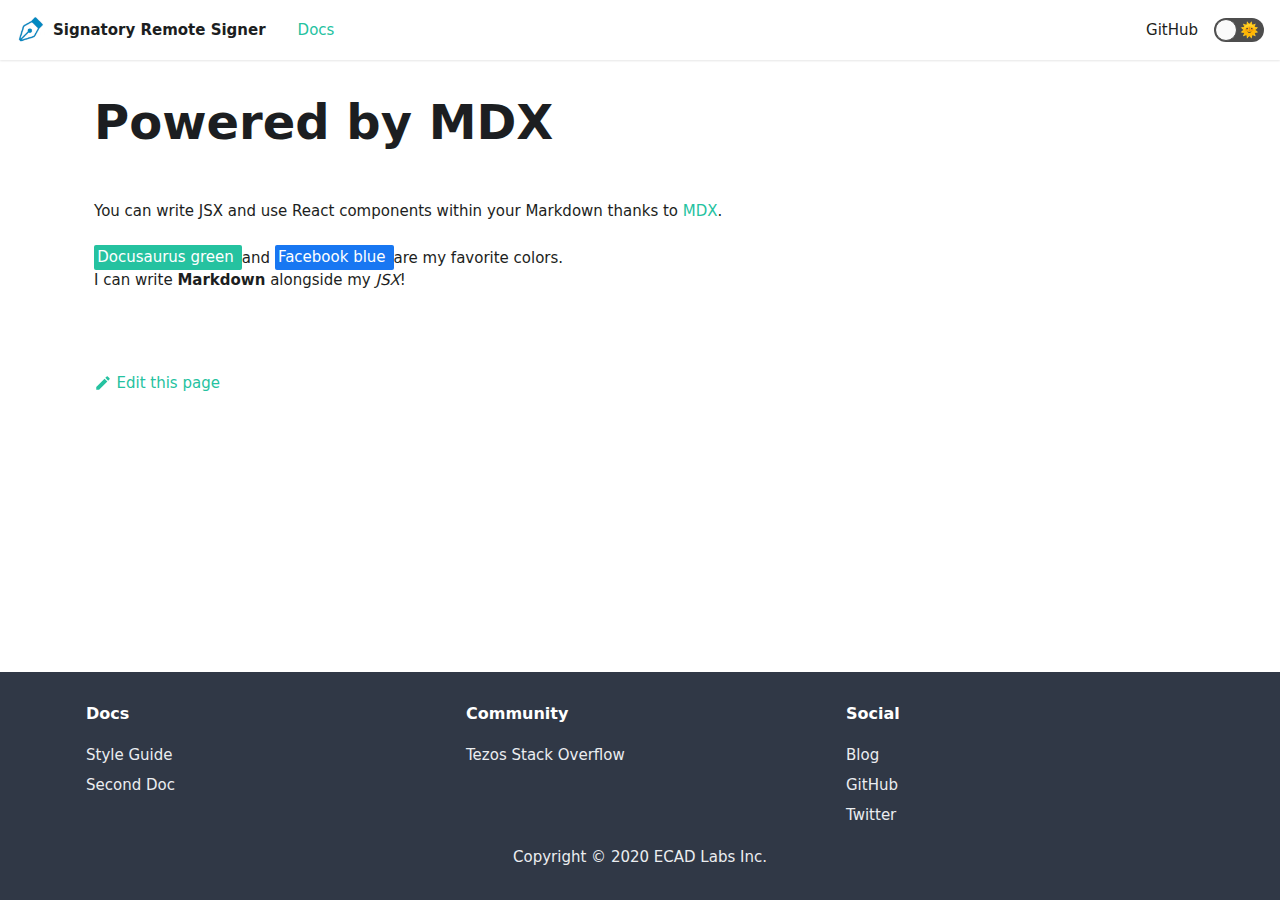
<file: docs/mdx/index.html>
<!doctype html>
<html lang="en">
<head>
<meta charset="UTF-8">
<meta name="viewport" content="width=device-width">
<meta name="generator" content="Docusaurus v2.0.0-alpha.50">


<title data-react-helmet="true">Powered by MDX | Signatory - A Tezos Remote Signer</title>

<meta data-react-helmet="true" name="twitter:card" content="summary_large_image"><meta data-react-helmet="true" property="og:title" content="Powered by MDX | Signatory - A Tezos Remote Signer"><meta data-react-helmet="true" name="description" content="You can write JSX and use React components within your Markdown thanks to [MDX](https://mdxjs.com/)."><meta data-react-helmet="true" property="og:description" content="You can write JSX and use React components within your Markdown thanks to [MDX](https://mdxjs.com/)."><meta data-react-helmet="true" property="og:url" content="https://signatory.io/docs/mdx">

<link data-react-helmet="true" rel="shortcut icon" href="/img/favicon.ico">


<link rel="stylesheet" href="/styles.77bfe06c.css">


<link rel="preload" href="/styles.c72305fc.js" as="script">

<link rel="preload" href="/runtime~main.3d7f326d.js" as="script">

<link rel="preload" href="/main.7bed7249.js" as="script">

<link rel="preload" href="/common.ccee3b01.js" as="script">

<link rel="preload" href="/2.576107ae.js" as="script">

<link rel="preload" href="/13.bf8a14ac.js" as="script">

<link rel="preload" href="/20ac7829.8043d5d1.js" as="script">

<link rel="preload" href="/17896441.a61603d1.js" as="script">

<link rel="preload" href="/2590a498.ddcd9e7b.js" as="script">

</head>
<body>
<script>!function(){function t(t){document.documentElement.setAttribute("data-theme",t)}var e=window.matchMedia("(prefers-color-scheme: dark)"),n=function(){var t=null;try{t=localStorage.getItem("theme")}catch(t){}return t}();null!==n?t(n):e.matches&&t("dark")}()</script>
<div id="__docusaurus">
<nav class="navbar navbar--light navbar--fixed-top"><div class="navbar__inner"><div class="navbar__items"><div aria-label="Navigation bar toggle" class="navbar__toggle" role="button" tabindex="0"><svg xmlns="http://www.w3.org/2000/svg" width="30" height="30" viewBox="0 0 30 30" role="img" focusable="false"><title>Menu</title><path stroke="currentColor" stroke-linecap="round" stroke-miterlimit="10" stroke-width="2" d="M4 7h22M4 15h22M4 23h22"></path></svg></div><a aria-current="page" class="navbar__brand active" href="/"><img class="navbar__logo" src="/img/logo_nib.png" alt="Signatory Signer for Tezos"><strong class="navbar__title">Signatory Remote Signer</strong></a><a aria-current="page" class="navbar__item navbar__link navbar__link--active" href="/docs/installation">Docs</a></div><div class="navbar__items navbar__items--right"><a target="_blank" rel="noopener noreferrer" href="https://github.com/ecadlabs/signatory" class="navbar__item navbar__link">GitHub</a><div class="react-toggle react-toggle--disabled displayOnlyInLargeViewport_1gtM"><div class="react-toggle-track"><div class="react-toggle-track-check"><span class="toggle_keGJ moon_1gwN"></span></div><div class="react-toggle-track-x"><span class="toggle_keGJ sun_3CPA"></span></div></div><div class="react-toggle-thumb"></div><input type="checkbox" disabled="" aria-label="Dark mode toggle" class="react-toggle-screenreader-only"></div></div></div><div role="presentation" class="navbar-sidebar__backdrop"></div><div class="navbar-sidebar"><div class="navbar-sidebar__brand"><a aria-current="page" class="navbar__brand active" href="/"><img class="navbar__logo" src="/img/logo_nib.png" alt="Signatory Signer for Tezos"><strong class="navbar__title">Signatory Remote Signer</strong></a></div><div class="navbar-sidebar__items"><div class="menu"><ul class="menu__list"><li class="menu__list-item"><a aria-current="page" class="menu__link navbar__link--active" href="/docs/installation">Docs</a></li><li class="menu__list-item"><a target="_blank" rel="noopener noreferrer" href="https://github.com/ecadlabs/signatory" class="menu__link">GitHub</a></li></ul></div></div></div></nav><div class="main-wrapper"><div class="docPage_1kjD"><main class="docMainContainer_FFX1"><div class="padding-vert--lg"><div class="container"><div class="row"><div class="col docItemCol_2GOA"><div class="docItemContainer_2cwg"><article><header><h1 class="docTitle_1vWb">Powered by MDX</h1></header><div class="markdown"><p>You can write JSX and use React components within your Markdown thanks to <a href="https://mdxjs.com/">MDX</a>.</p><span style="background-color:#25c2a0;border-radius:2px;color:#fff;padding:0.2rem"> Docusaurus green </span> and <span style="background-color:#1877F2;border-radius:2px;color:#fff;padding:0.2rem"> Facebook blue </span> are my favorite colors.<p>I can write <strong>Markdown</strong> alongside my <em>JSX</em>!</p></div></article><div class="margin-vert--xl"><div class="row"><div class="col"><a href="https://github.com/ecadlabs/signatory/edit/master/website/../docs/mdx.md" target="_blank" rel="noreferrer noopener"><svg fill="currentColor" height="1.2em" width="1.2em" preserveAspectRatio="xMidYMid meet" viewBox="0 0 40 40" style="margin-right:0.3em;vertical-align:sub"><g><path d="m34.5 11.7l-3 3.1-6.3-6.3 3.1-3q0.5-0.5 1.2-0.5t1.1 0.5l3.9 3.9q0.5 0.4 0.5 1.1t-0.5 1.2z m-29.5 17.1l18.4-18.5 6.3 6.3-18.4 18.4h-6.3v-6.2z"></path></g></svg>Edit this page</a></div></div></div><div class="margin-vert--lg"><nav class="pagination-nav"><div class="pagination-nav__item"></div><div class="pagination-nav__item pagination-nav__item--next"></div></nav></div></div></div><div class="col col--3"><div class="tableOfContents_TbNY"></div></div></div></div></div></main></div></div><footer class="footer footer--dark"><div class="container"><div class="row footer__links"><div class="col footer__col"><h4 class="footer__title">Docs</h4><ul class="footer__items"><li class="footer__item"><a class="footer__link-item" href="/docs/doc1">Style Guide</a></li><li class="footer__item"><a class="footer__link-item" href="/docs/doc2">Second Doc</a></li></ul></div><div class="col footer__col"><h4 class="footer__title">Community</h4><ul class="footer__items"><li class="footer__item"><a class="footer__link-item" target="_blank" rel="noopener noreferrer" href="https://tezos.stackexchange.com/questions/tagged/remote-signer">Tezos Stack Overflow</a></li></ul></div><div class="col footer__col"><h4 class="footer__title">Social</h4><ul class="footer__items"><li class="footer__item"><a class="footer__link-item" href="/blog">Blog</a></li><li class="footer__item"><a class="footer__link-item" target="_blank" rel="noopener noreferrer" href="https://github.com/facebook/docusaurus">GitHub</a></li><li class="footer__item"><a class="footer__link-item" target="_blank" rel="noopener noreferrer" href="https://twitter.com/signatoryio">Twitter</a></li></ul></div></div><div class="text--center"><div>Copyright © 2020 ECAD Labs Inc.</div></div></div></footer>
</div>

<script src="/styles.c72305fc.js"></script>

<script src="/runtime~main.3d7f326d.js"></script>

<script src="/main.7bed7249.js"></script>

<script src="/common.ccee3b01.js"></script>

<script src="/2.576107ae.js"></script>

<script src="/13.bf8a14ac.js"></script>

<script src="/20ac7829.8043d5d1.js"></script>

<script src="/17896441.a61603d1.js"></script>

<script src="/2590a498.ddcd9e7b.js"></script>


</body>
</html>
</file>
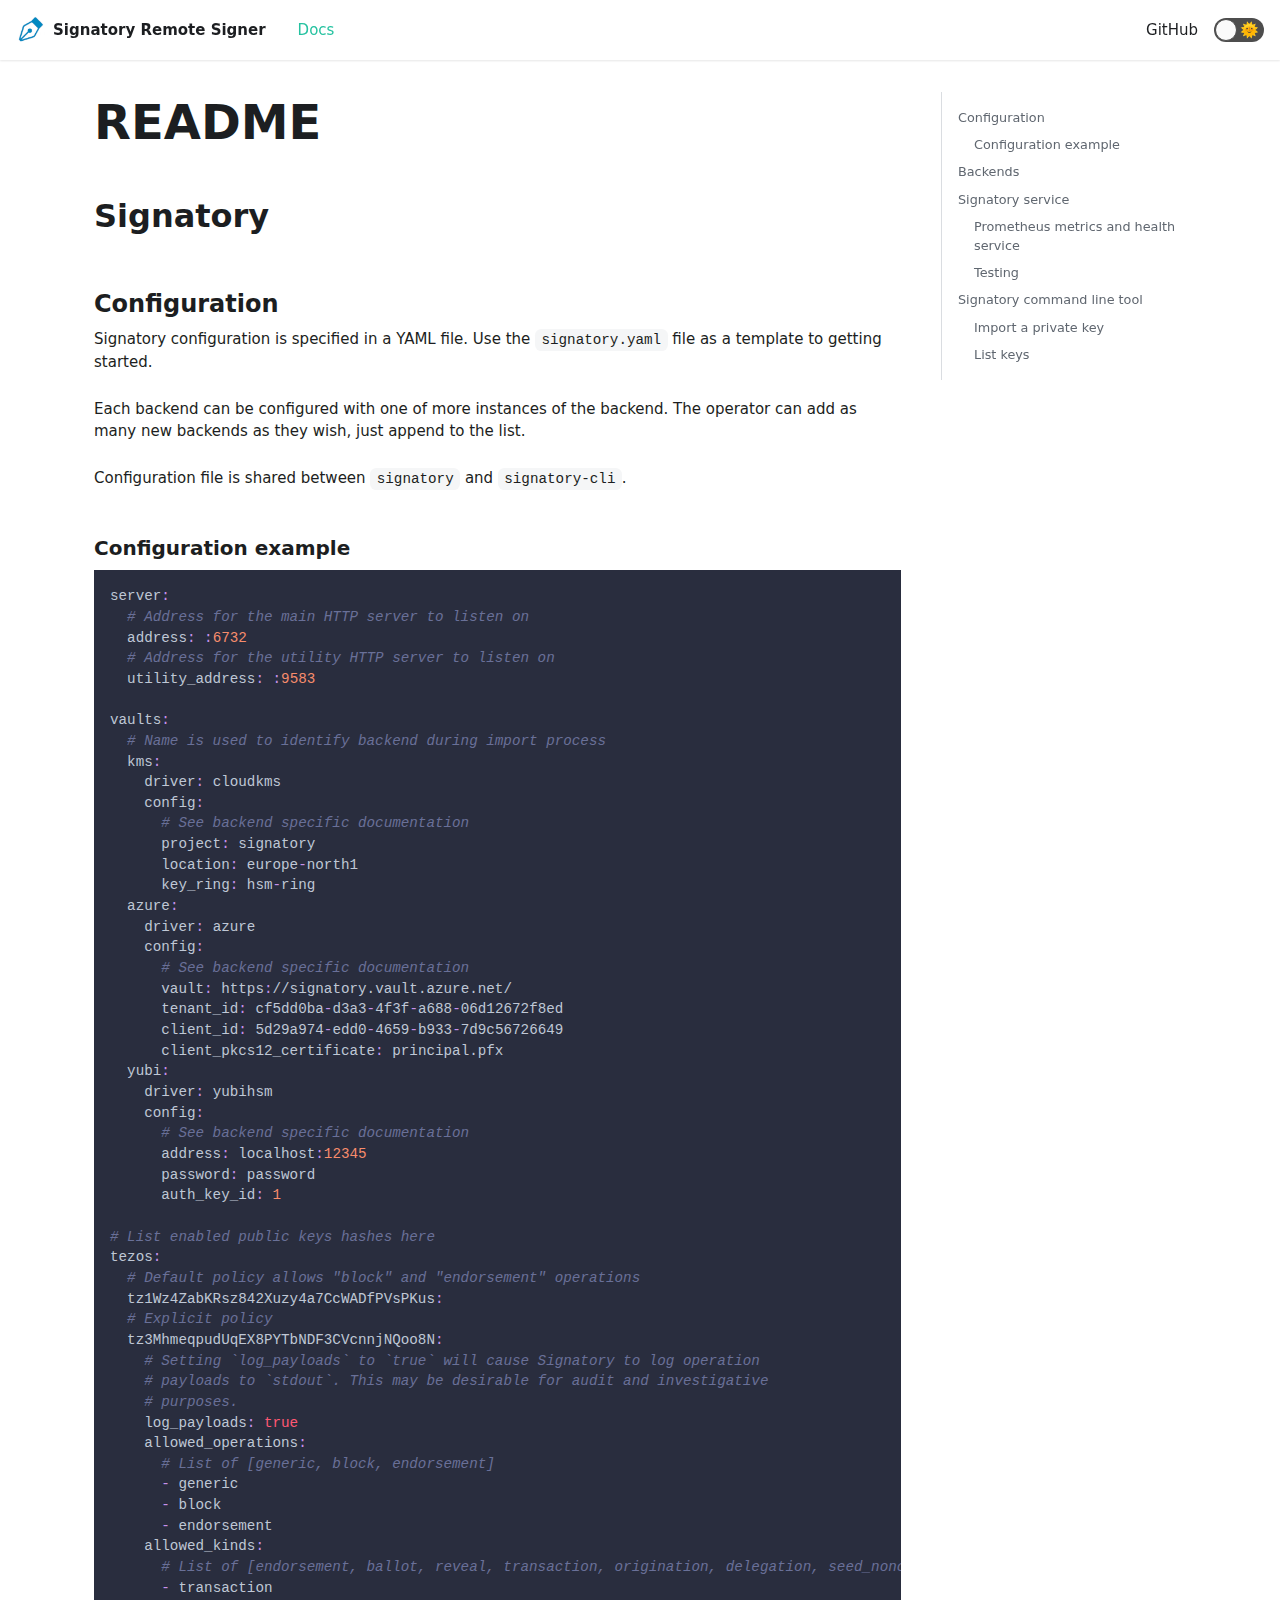
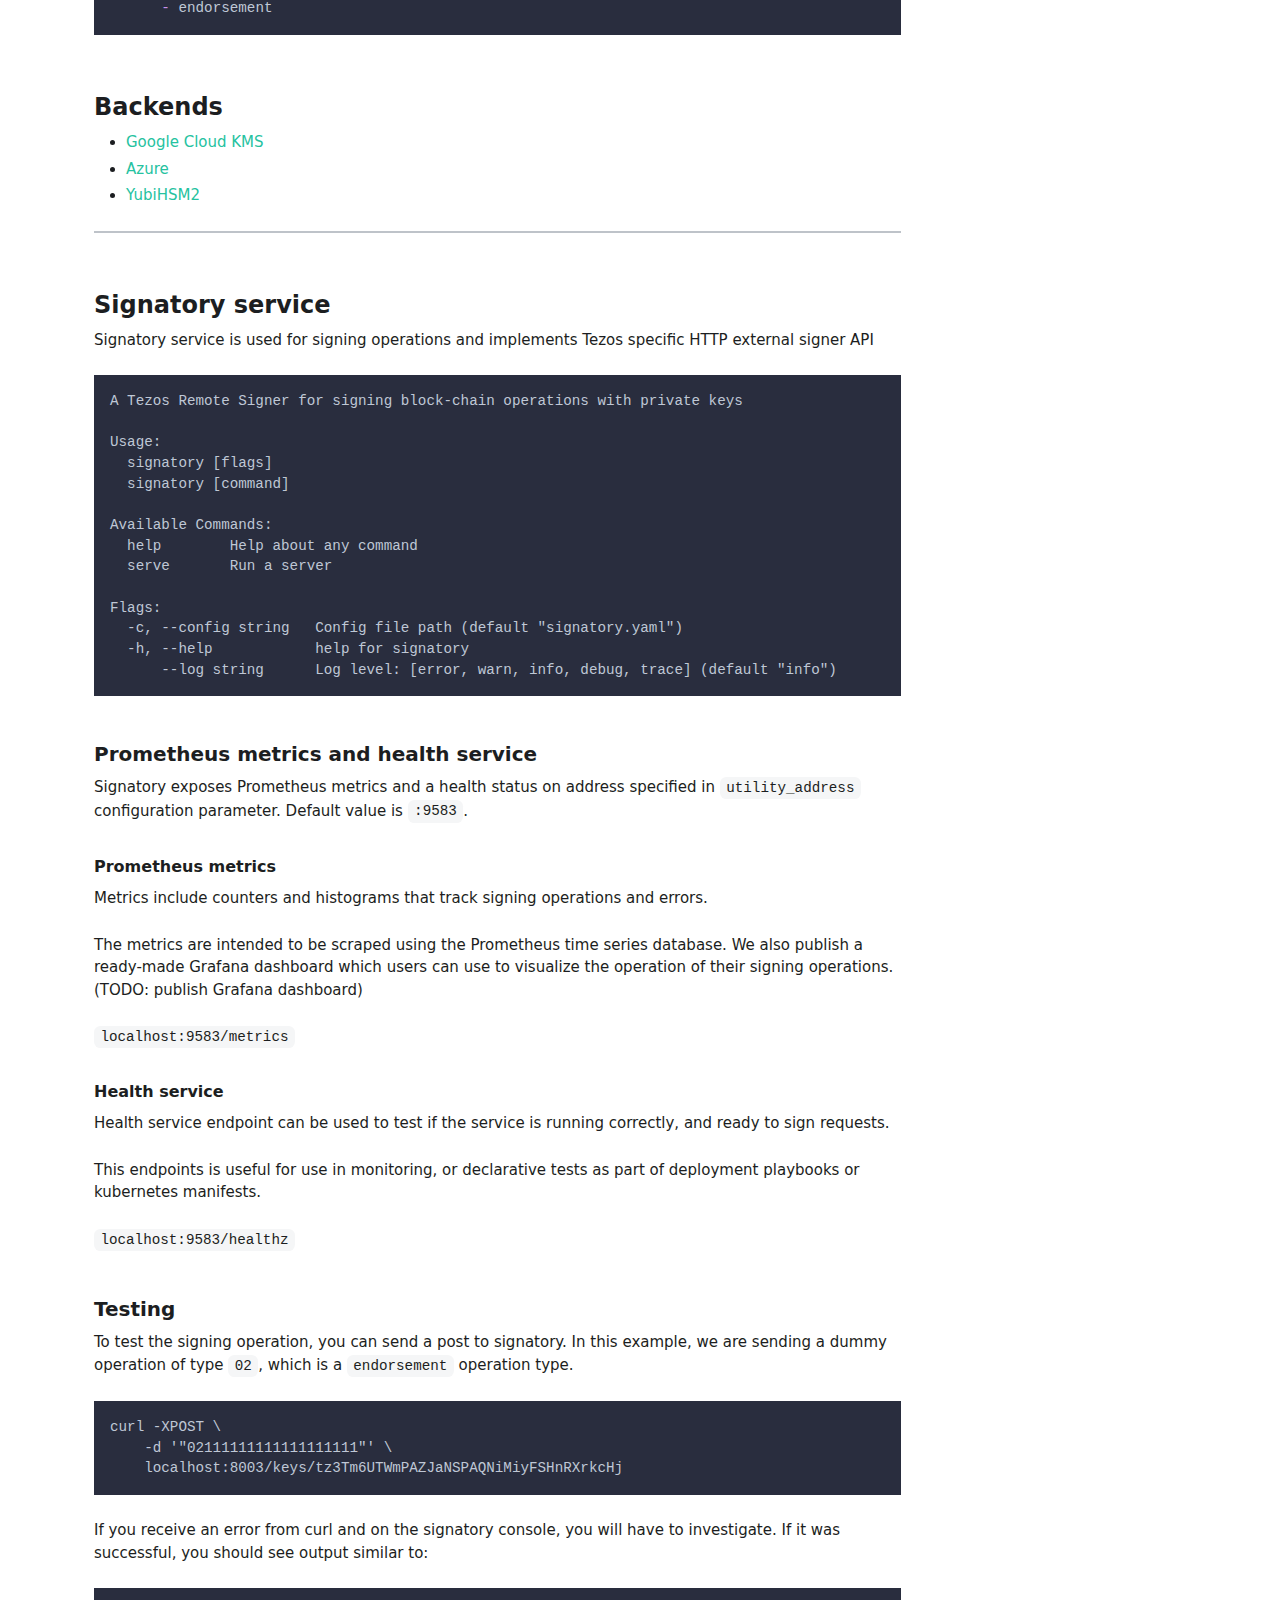
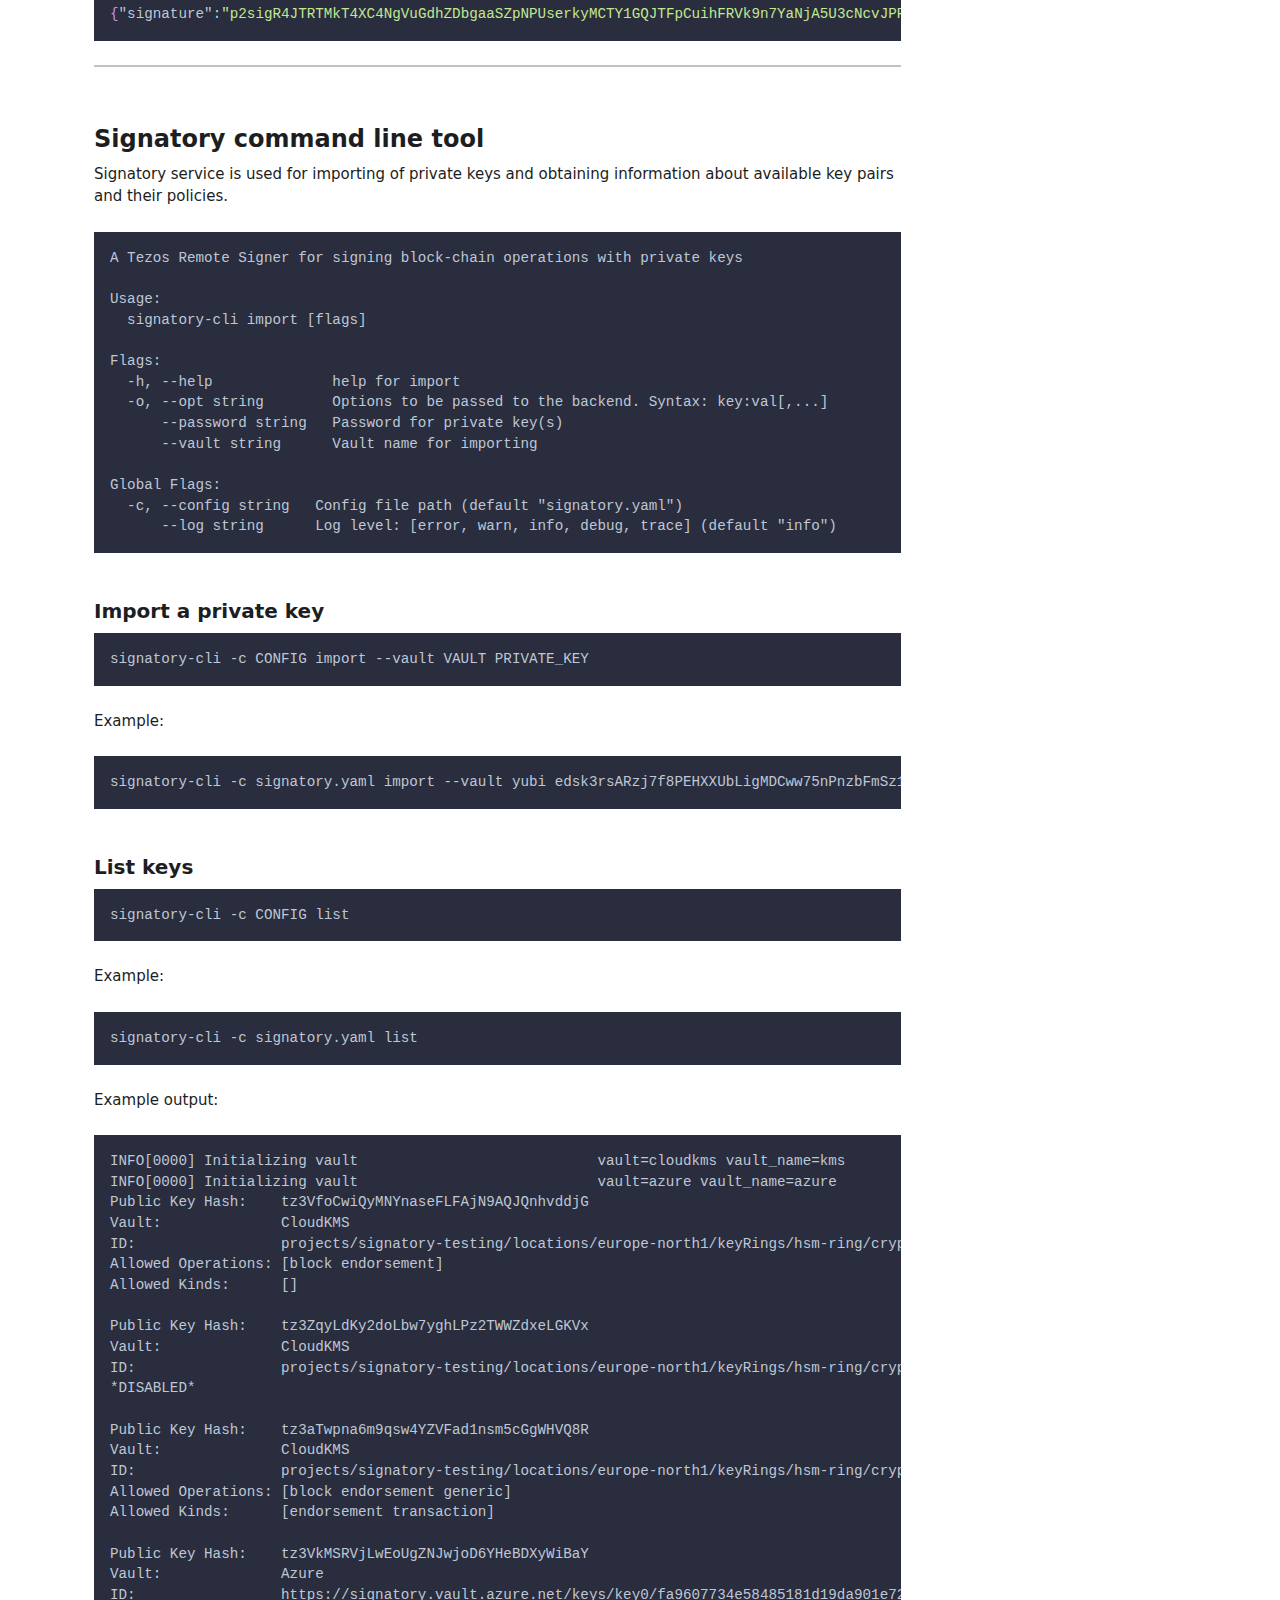
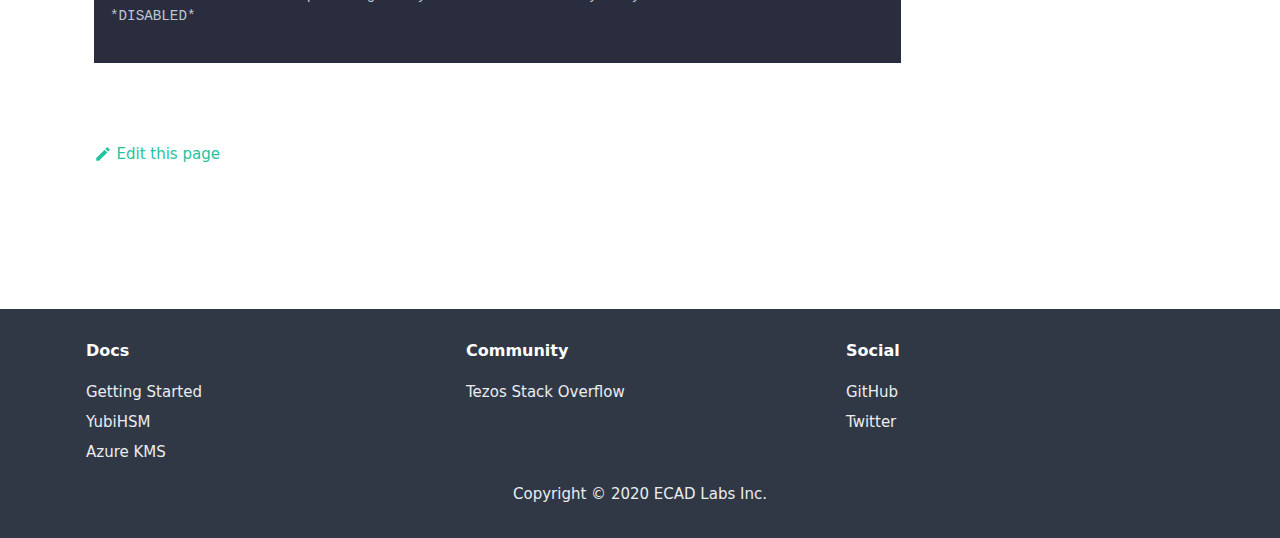
<file: docs/README/index.html>
<!doctype html>
<html lang="en">
<head>
<meta charset="UTF-8">
<meta name="viewport" content="width=device-width">
<meta name="generator" content="Docusaurus v2.0.0-alpha.50">


<title data-react-helmet="true">README | Signatory - A Tezos Remote Signer</title>

<meta data-react-helmet="true" name="twitter:card" content="summary_large_image"><meta data-react-helmet="true" property="og:title" content="README | Signatory - A Tezos Remote Signer"><meta data-react-helmet="true" name="description" content="# Signatory"><meta data-react-helmet="true" property="og:description" content="# Signatory"><meta data-react-helmet="true" property="og:url" content="https://signatory.io/docs/README">

<link data-react-helmet="true" rel="shortcut icon" href="/img/favicon.ico">


<link rel="stylesheet" href="/styles.77bfe06c.css">


<link rel="preload" href="/styles.25a7d2d4.js" as="script">

<link rel="preload" href="/runtime~main.b8346d49.js" as="script">

<link rel="preload" href="/main.4666c566.js" as="script">

<link rel="preload" href="/common.e43d5879.js" as="script">

<link rel="preload" href="/11.bd1acc83.js" as="script">

<link rel="preload" href="/20ac7829.3002e43d.js" as="script">

<link rel="preload" href="/17896441.260d4164.js" as="script">

<link rel="preload" href="/608d6ba6.c5e3853c.js" as="script">

</head>
<body>
<script>!function(){function t(t){document.documentElement.setAttribute("data-theme",t)}var e=window.matchMedia("(prefers-color-scheme: dark)"),n=function(){var t=null;try{t=localStorage.getItem("theme")}catch(t){}return t}();null!==n?t(n):e.matches&&t("dark")}()</script>
<div id="__docusaurus">
<nav class="navbar navbar--light navbar--fixed-top"><div class="navbar__inner"><div class="navbar__items"><div aria-label="Navigation bar toggle" class="navbar__toggle" role="button" tabindex="0"><svg xmlns="http://www.w3.org/2000/svg" width="30" height="30" viewBox="0 0 30 30" role="img" focusable="false"><title>Menu</title><path stroke="currentColor" stroke-linecap="round" stroke-miterlimit="10" stroke-width="2" d="M4 7h22M4 15h22M4 23h22"></path></svg></div><a aria-current="page" class="navbar__brand active" href="/"><img class="navbar__logo" src="/img/logo_nib.png" alt="Signatory Signer for Tezos"><strong class="navbar__title">Signatory Remote Signer</strong></a><a aria-current="page" class="navbar__item navbar__link navbar__link--active" href="/docs/start">Docs</a></div><div class="navbar__items navbar__items--right"><a target="_blank" rel="noopener noreferrer" href="https://github.com/ecadlabs/signatory" class="navbar__item navbar__link">GitHub</a><div class="react-toggle react-toggle--disabled displayOnlyInLargeViewport_1gtM"><div class="react-toggle-track"><div class="react-toggle-track-check"><span class="toggle_keGJ moon_1gwN"></span></div><div class="react-toggle-track-x"><span class="toggle_keGJ sun_3CPA"></span></div></div><div class="react-toggle-thumb"></div><input type="checkbox" disabled="" aria-label="Dark mode toggle" class="react-toggle-screenreader-only"></div></div></div><div role="presentation" class="navbar-sidebar__backdrop"></div><div class="navbar-sidebar"><div class="navbar-sidebar__brand"><a aria-current="page" class="navbar__brand active" href="/"><img class="navbar__logo" src="/img/logo_nib.png" alt="Signatory Signer for Tezos"><strong class="navbar__title">Signatory Remote Signer</strong></a></div><div class="navbar-sidebar__items"><div class="menu"><ul class="menu__list"><li class="menu__list-item"><a aria-current="page" class="menu__link navbar__link--active" href="/docs/start">Docs</a></li><li class="menu__list-item"><a target="_blank" rel="noopener noreferrer" href="https://github.com/ecadlabs/signatory" class="menu__link">GitHub</a></li></ul></div></div></div></nav><div class="main-wrapper"><div class="docPage_1kjD"><main class="docMainContainer_FFX1"><div class="padding-vert--lg"><div class="container"><div class="row"><div class="col docItemCol_2GOA"><div class="docItemContainer_2cwg"><article><header><h1 class="docTitle_1vWb">README</h1></header><div class="markdown"><h1><a aria-hidden="true" tabindex="-1" class="anchor enhancedAnchor_ZqCz" id="signatory"></a><a aria-hidden="true" tabindex="-1" class="hash-link" href="#signatory" title="Direct link to heading">#</a>Signatory</h1><h2><a aria-hidden="true" tabindex="-1" class="anchor enhancedAnchor_ZqCz" id="configuration"></a><a aria-hidden="true" tabindex="-1" class="hash-link" href="#configuration" title="Direct link to heading">#</a>Configuration</h2><p>Signatory configuration is specified in a YAML file. Use the <code>signatory.yaml</code> file as a template to getting started.</p><p>Each backend can be configured with one of more instances of the backend. The operator can add as many new backends as they wish, just append to the list.</p><p>Configuration file is shared between <code>signatory</code> and <code>signatory-cli</code>.</p><h3><a aria-hidden="true" tabindex="-1" class="anchor enhancedAnchor_ZqCz" id="configuration-example"></a><a aria-hidden="true" tabindex="-1" class="hash-link" href="#configuration-example" title="Direct link to heading">#</a>Configuration example</h3><div class="mdxCodeBlock_iHAB"><div class="codeBlockContent_32p_"><button type="button" aria-label="Copy code to clipboard" class="copyButton_1BYj">Copy</button><div tabindex="0" class="prism-code language-yaml codeBlock_19pQ"><div class="codeBlockLines_2n9r" style="color:#bfc7d5;background-color:#292d3e"><div class="token-line" style="color:#bfc7d5"><span class="token key atrule">server</span><span class="token punctuation" style="color:rgb(199, 146, 234)">:</span><span class="token plain"></span></div><div class="token-line" style="color:#bfc7d5"><span class="token plain">  </span><span class="token comment" style="color:rgb(105, 112, 152);font-style:italic"># Address for the main HTTP server to listen on</span><span class="token plain"></span></div><div class="token-line" style="color:#bfc7d5"><span class="token plain">  </span><span class="token key atrule">address</span><span class="token punctuation" style="color:rgb(199, 146, 234)">:</span><span class="token plain"> </span><span class="token punctuation" style="color:rgb(199, 146, 234)">:</span><span class="token number" style="color:rgb(247, 140, 108)">6732</span><span class="token plain"></span></div><div class="token-line" style="color:#bfc7d5"><span class="token plain">  </span><span class="token comment" style="color:rgb(105, 112, 152);font-style:italic"># Address for the utility HTTP server to listen on</span><span class="token plain"></span></div><div class="token-line" style="color:#bfc7d5"><span class="token plain">  </span><span class="token key atrule">utility_address</span><span class="token punctuation" style="color:rgb(199, 146, 234)">:</span><span class="token plain"> </span><span class="token punctuation" style="color:rgb(199, 146, 234)">:</span><span class="token number" style="color:rgb(247, 140, 108)">9583</span><span class="token plain"></span></div><div class="token-line" style="color:#bfc7d5"><span class="token plain" style="display:inline-block">
</span></div><div class="token-line" style="color:#bfc7d5"><span class="token plain"></span><span class="token key atrule">vaults</span><span class="token punctuation" style="color:rgb(199, 146, 234)">:</span><span class="token plain"></span></div><div class="token-line" style="color:#bfc7d5"><span class="token plain">  </span><span class="token comment" style="color:rgb(105, 112, 152);font-style:italic"># Name is used to identify backend during import process</span><span class="token plain"></span></div><div class="token-line" style="color:#bfc7d5"><span class="token plain">  </span><span class="token key atrule">kms</span><span class="token punctuation" style="color:rgb(199, 146, 234)">:</span><span class="token plain"></span></div><div class="token-line" style="color:#bfc7d5"><span class="token plain">    </span><span class="token key atrule">driver</span><span class="token punctuation" style="color:rgb(199, 146, 234)">:</span><span class="token plain"> cloudkms</span></div><div class="token-line" style="color:#bfc7d5"><span class="token plain">    </span><span class="token key atrule">config</span><span class="token punctuation" style="color:rgb(199, 146, 234)">:</span><span class="token plain"></span></div><div class="token-line" style="color:#bfc7d5"><span class="token plain">      </span><span class="token comment" style="color:rgb(105, 112, 152);font-style:italic"># See backend specific documentation</span><span class="token plain"></span></div><div class="token-line" style="color:#bfc7d5"><span class="token plain">      </span><span class="token key atrule">project</span><span class="token punctuation" style="color:rgb(199, 146, 234)">:</span><span class="token plain"> signatory</span></div><div class="token-line" style="color:#bfc7d5"><span class="token plain">      </span><span class="token key atrule">location</span><span class="token punctuation" style="color:rgb(199, 146, 234)">:</span><span class="token plain"> europe</span><span class="token punctuation" style="color:rgb(199, 146, 234)">-</span><span class="token plain">north1</span></div><div class="token-line" style="color:#bfc7d5"><span class="token plain">      </span><span class="token key atrule">key_ring</span><span class="token punctuation" style="color:rgb(199, 146, 234)">:</span><span class="token plain"> hsm</span><span class="token punctuation" style="color:rgb(199, 146, 234)">-</span><span class="token plain">ring</span></div><div class="token-line" style="color:#bfc7d5"><span class="token plain">  </span><span class="token key atrule">azure</span><span class="token punctuation" style="color:rgb(199, 146, 234)">:</span><span class="token plain"></span></div><div class="token-line" style="color:#bfc7d5"><span class="token plain">    </span><span class="token key atrule">driver</span><span class="token punctuation" style="color:rgb(199, 146, 234)">:</span><span class="token plain"> azure</span></div><div class="token-line" style="color:#bfc7d5"><span class="token plain">    </span><span class="token key atrule">config</span><span class="token punctuation" style="color:rgb(199, 146, 234)">:</span><span class="token plain"></span></div><div class="token-line" style="color:#bfc7d5"><span class="token plain">      </span><span class="token comment" style="color:rgb(105, 112, 152);font-style:italic"># See backend specific documentation</span><span class="token plain"></span></div><div class="token-line" style="color:#bfc7d5"><span class="token plain">      </span><span class="token key atrule">vault</span><span class="token punctuation" style="color:rgb(199, 146, 234)">:</span><span class="token plain"> https</span><span class="token punctuation" style="color:rgb(199, 146, 234)">:</span><span class="token plain">//signatory.vault.azure.net/</span></div><div class="token-line" style="color:#bfc7d5"><span class="token plain">      </span><span class="token key atrule">tenant_id</span><span class="token punctuation" style="color:rgb(199, 146, 234)">:</span><span class="token plain"> cf5dd0ba</span><span class="token punctuation" style="color:rgb(199, 146, 234)">-</span><span class="token plain">d3a3</span><span class="token punctuation" style="color:rgb(199, 146, 234)">-</span><span class="token plain">4f3f</span><span class="token punctuation" style="color:rgb(199, 146, 234)">-</span><span class="token plain">a688</span><span class="token punctuation" style="color:rgb(199, 146, 234)">-</span><span class="token plain">06d12672f8ed</span></div><div class="token-line" style="color:#bfc7d5"><span class="token plain">      </span><span class="token key atrule">client_id</span><span class="token punctuation" style="color:rgb(199, 146, 234)">:</span><span class="token plain"> 5d29a974</span><span class="token punctuation" style="color:rgb(199, 146, 234)">-</span><span class="token plain">edd0</span><span class="token punctuation" style="color:rgb(199, 146, 234)">-</span><span class="token plain">4659</span><span class="token punctuation" style="color:rgb(199, 146, 234)">-</span><span class="token plain">b933</span><span class="token punctuation" style="color:rgb(199, 146, 234)">-</span><span class="token plain">7d9c56726649</span></div><div class="token-line" style="color:#bfc7d5"><span class="token plain">      </span><span class="token key atrule">client_pkcs12_certificate</span><span class="token punctuation" style="color:rgb(199, 146, 234)">:</span><span class="token plain"> principal.pfx</span></div><div class="token-line" style="color:#bfc7d5"><span class="token plain">  </span><span class="token key atrule">yubi</span><span class="token punctuation" style="color:rgb(199, 146, 234)">:</span><span class="token plain"></span></div><div class="token-line" style="color:#bfc7d5"><span class="token plain">    </span><span class="token key atrule">driver</span><span class="token punctuation" style="color:rgb(199, 146, 234)">:</span><span class="token plain"> yubihsm</span></div><div class="token-line" style="color:#bfc7d5"><span class="token plain">    </span><span class="token key atrule">config</span><span class="token punctuation" style="color:rgb(199, 146, 234)">:</span><span class="token plain"></span></div><div class="token-line" style="color:#bfc7d5"><span class="token plain">      </span><span class="token comment" style="color:rgb(105, 112, 152);font-style:italic"># See backend specific documentation</span><span class="token plain"></span></div><div class="token-line" style="color:#bfc7d5"><span class="token plain">      </span><span class="token key atrule">address</span><span class="token punctuation" style="color:rgb(199, 146, 234)">:</span><span class="token plain"> localhost</span><span class="token punctuation" style="color:rgb(199, 146, 234)">:</span><span class="token number" style="color:rgb(247, 140, 108)">12345</span><span class="token plain"></span></div><div class="token-line" style="color:#bfc7d5"><span class="token plain">      </span><span class="token key atrule">password</span><span class="token punctuation" style="color:rgb(199, 146, 234)">:</span><span class="token plain"> password</span></div><div class="token-line" style="color:#bfc7d5"><span class="token plain">      </span><span class="token key atrule">auth_key_id</span><span class="token punctuation" style="color:rgb(199, 146, 234)">:</span><span class="token plain"> </span><span class="token number" style="color:rgb(247, 140, 108)">1</span><span class="token plain"></span></div><div class="token-line" style="color:#bfc7d5"><span class="token plain" style="display:inline-block">
</span></div><div class="token-line" style="color:#bfc7d5"><span class="token plain"></span><span class="token comment" style="color:rgb(105, 112, 152);font-style:italic"># List enabled public keys hashes here</span><span class="token plain"></span></div><div class="token-line" style="color:#bfc7d5"><span class="token plain"></span><span class="token key atrule">tezos</span><span class="token punctuation" style="color:rgb(199, 146, 234)">:</span><span class="token plain"></span></div><div class="token-line" style="color:#bfc7d5"><span class="token plain">  </span><span class="token comment" style="color:rgb(105, 112, 152);font-style:italic"># Default policy allows &quot;block&quot; and &quot;endorsement&quot; operations</span><span class="token plain"></span></div><div class="token-line" style="color:#bfc7d5"><span class="token plain">  </span><span class="token key atrule">tz1Wz4ZabKRsz842Xuzy4a7CcWADfPVsPKus</span><span class="token punctuation" style="color:rgb(199, 146, 234)">:</span><span class="token plain"></span></div><div class="token-line" style="color:#bfc7d5"><span class="token plain">  </span><span class="token comment" style="color:rgb(105, 112, 152);font-style:italic"># Explicit policy</span><span class="token plain"></span></div><div class="token-line" style="color:#bfc7d5"><span class="token plain">  </span><span class="token key atrule">tz3MhmeqpudUqEX8PYTbNDF3CVcnnjNQoo8N</span><span class="token punctuation" style="color:rgb(199, 146, 234)">:</span><span class="token plain"></span></div><div class="token-line" style="color:#bfc7d5"><span class="token plain">    </span><span class="token comment" style="color:rgb(105, 112, 152);font-style:italic"># Setting `log_payloads` to `true` will cause Signatory to log operation</span><span class="token plain"></span></div><div class="token-line" style="color:#bfc7d5"><span class="token plain">    </span><span class="token comment" style="color:rgb(105, 112, 152);font-style:italic"># payloads to `stdout`. This may be desirable for audit and investigative</span><span class="token plain"></span></div><div class="token-line" style="color:#bfc7d5"><span class="token plain">    </span><span class="token comment" style="color:rgb(105, 112, 152);font-style:italic"># purposes.</span><span class="token plain"></span></div><div class="token-line" style="color:#bfc7d5"><span class="token plain">    </span><span class="token key atrule">log_payloads</span><span class="token punctuation" style="color:rgb(199, 146, 234)">:</span><span class="token plain"> </span><span class="token boolean important" style="color:rgb(255, 88, 116)">true</span><span class="token plain"></span></div><div class="token-line" style="color:#bfc7d5"><span class="token plain">    </span><span class="token key atrule">allowed_operations</span><span class="token punctuation" style="color:rgb(199, 146, 234)">:</span><span class="token plain"></span></div><div class="token-line" style="color:#bfc7d5"><span class="token plain">      </span><span class="token comment" style="color:rgb(105, 112, 152);font-style:italic"># List of [generic, block, endorsement]</span><span class="token plain"></span></div><div class="token-line" style="color:#bfc7d5"><span class="token plain">      </span><span class="token punctuation" style="color:rgb(199, 146, 234)">-</span><span class="token plain"> generic</span></div><div class="token-line" style="color:#bfc7d5"><span class="token plain">      </span><span class="token punctuation" style="color:rgb(199, 146, 234)">-</span><span class="token plain"> block</span></div><div class="token-line" style="color:#bfc7d5"><span class="token plain">      </span><span class="token punctuation" style="color:rgb(199, 146, 234)">-</span><span class="token plain"> endorsement</span></div><div class="token-line" style="color:#bfc7d5"><span class="token plain">    </span><span class="token key atrule">allowed_kinds</span><span class="token punctuation" style="color:rgb(199, 146, 234)">:</span><span class="token plain"></span></div><div class="token-line" style="color:#bfc7d5"><span class="token plain">      </span><span class="token comment" style="color:rgb(105, 112, 152);font-style:italic"># List of [endorsement, ballot, reveal, transaction, origination, delegation, seed_nonce_revelation, activate_account]</span><span class="token plain"></span></div><div class="token-line" style="color:#bfc7d5"><span class="token plain">      </span><span class="token punctuation" style="color:rgb(199, 146, 234)">-</span><span class="token plain"> transaction</span></div><div class="token-line" style="color:#bfc7d5"><span class="token plain">      </span><span class="token punctuation" style="color:rgb(199, 146, 234)">-</span><span class="token plain"> endorsement</span></div></div></div></div></div><h2><a aria-hidden="true" tabindex="-1" class="anchor enhancedAnchor_ZqCz" id="backends"></a><a aria-hidden="true" tabindex="-1" class="hash-link" href="#backends" title="Direct link to heading">#</a>Backends</h2><ul><li><a href="/pkg/vault/cloudkms/README.md">Google Cloud KMS</a></li><li><a href="/pkg/vault/azure/README.md">Azure</a></li><li><a href="/pkg/vault/yubi/README.md">YubiHSM2</a></li></ul><hr><h2><a aria-hidden="true" tabindex="-1" class="anchor enhancedAnchor_ZqCz" id="signatory-service"></a><a aria-hidden="true" tabindex="-1" class="hash-link" href="#signatory-service" title="Direct link to heading">#</a>Signatory service</h2><p>Signatory service is used for signing operations and implements Tezos specific HTTP external signer API</p><div class="mdxCodeBlock_iHAB"><div class="codeBlockContent_32p_"><button type="button" aria-label="Copy code to clipboard" class="copyButton_1BYj">Copy</button><div tabindex="0" class="prism-code language-undefined codeBlock_19pQ"><div class="codeBlockLines_2n9r" style="color:#bfc7d5;background-color:#292d3e"><div class="token-line" style="color:#bfc7d5"><span class="token plain">A Tezos Remote Signer for signing block-chain operations with private keys</span></div><div class="token-line" style="color:#bfc7d5"><span class="token plain" style="display:inline-block">
</span></div><div class="token-line" style="color:#bfc7d5"><span class="token plain">Usage:</span></div><div class="token-line" style="color:#bfc7d5"><span class="token plain">  signatory [flags]</span></div><div class="token-line" style="color:#bfc7d5"><span class="token plain">  signatory [command]</span></div><div class="token-line" style="color:#bfc7d5"><span class="token plain" style="display:inline-block">
</span></div><div class="token-line" style="color:#bfc7d5"><span class="token plain">Available Commands:</span></div><div class="token-line" style="color:#bfc7d5"><span class="token plain">  help        Help about any command</span></div><div class="token-line" style="color:#bfc7d5"><span class="token plain">  serve       Run a server</span></div><div class="token-line" style="color:#bfc7d5"><span class="token plain" style="display:inline-block">
</span></div><div class="token-line" style="color:#bfc7d5"><span class="token plain">Flags:</span></div><div class="token-line" style="color:#bfc7d5"><span class="token plain">  -c, --config string   Config file path (default &quot;signatory.yaml&quot;)</span></div><div class="token-line" style="color:#bfc7d5"><span class="token plain">  -h, --help            help for signatory</span></div><div class="token-line" style="color:#bfc7d5"><span class="token plain">      --log string      Log level: [error, warn, info, debug, trace] (default &quot;info&quot;)</span></div></div></div></div></div><h3><a aria-hidden="true" tabindex="-1" class="anchor enhancedAnchor_ZqCz" id="prometheus-metrics-and-health-service"></a><a aria-hidden="true" tabindex="-1" class="hash-link" href="#prometheus-metrics-and-health-service" title="Direct link to heading">#</a>Prometheus metrics and health service</h3><p>Signatory exposes Prometheus metrics and a health status on address specified in <code>utility_address</code> configuration parameter. Default value is <code>:9583</code>.</p><h4><a aria-hidden="true" tabindex="-1" class="anchor enhancedAnchor_ZqCz" id="prometheus-metrics"></a><a aria-hidden="true" tabindex="-1" class="hash-link" href="#prometheus-metrics" title="Direct link to heading">#</a>Prometheus metrics</h4><p>Metrics include counters and histograms that track signing operations and errors.</p><p>The metrics are intended to be scraped using the Prometheus time series database. We also publish a ready-made Grafana dashboard which users can use to visualize the operation of their signing operations. (TODO: publish Grafana dashboard)</p><p><code>localhost:9583/metrics</code></p><h4><a aria-hidden="true" tabindex="-1" class="anchor enhancedAnchor_ZqCz" id="health-service"></a><a aria-hidden="true" tabindex="-1" class="hash-link" href="#health-service" title="Direct link to heading">#</a>Health service</h4><p>Health service endpoint can be used to test if the service is running correctly, and ready to sign requests.</p><p>This endpoints is useful for use in monitoring, or declarative tests as part of deployment playbooks or kubernetes manifests.</p><p><code>localhost:9583/healthz</code></p><h3><a aria-hidden="true" tabindex="-1" class="anchor enhancedAnchor_ZqCz" id="testing"></a><a aria-hidden="true" tabindex="-1" class="hash-link" href="#testing" title="Direct link to heading">#</a>Testing</h3><p>To test the signing operation, you can send a post to signatory. In this example, we are sending a dummy operation of type <code>02</code>, which is a <code>endorsement</code> operation type. </p><div class="mdxCodeBlock_iHAB"><div class="codeBlockContent_32p_"><button type="button" aria-label="Copy code to clipboard" class="copyButton_1BYj">Copy</button><div tabindex="0" class="prism-code language-sh codeBlock_19pQ"><div class="codeBlockLines_2n9r" style="color:#bfc7d5;background-color:#292d3e"><div class="token-line" style="color:#bfc7d5"><span class="token plain">curl -XPOST \</span></div><div class="token-line" style="color:#bfc7d5"><span class="token plain">    -d &#x27;&quot;02111111111111111111&quot;&#x27; \</span></div><div class="token-line" style="color:#bfc7d5"><span class="token plain">    localhost:8003/keys/tz3Tm6UTWmPAZJaNSPAQNiMiyFSHnRXrkcHj</span></div></div></div></div></div><p>If you receive an error from curl and on the signatory console, you will have to investigate. If it was successful, you should see output similar to:</p><div class="mdxCodeBlock_iHAB"><div class="codeBlockContent_32p_"><button type="button" aria-label="Copy code to clipboard" class="copyButton_1BYj">Copy</button><div tabindex="0" class="prism-code language-json codeBlock_19pQ"><div class="codeBlockLines_2n9r" style="color:#bfc7d5;background-color:#292d3e"><div class="token-line" style="color:#bfc7d5"><span class="token punctuation" style="color:rgb(199, 146, 234)">{</span><span class="token property">&quot;signature&quot;</span><span class="token operator" style="color:rgb(137, 221, 255)">:</span><span class="token string" style="color:rgb(195, 232, 141)">&quot;p2sigR4JTRTMkT4XC4NgVuGdhZDbgaaSZpNPUserkyMCTY1GQJTFpCuihFRVk9n7YaNjA5U3cNcvJPRm7C9G5A1hsLsesVPcMu&quot;</span><span class="token punctuation" style="color:rgb(199, 146, 234)">}</span></div></div></div></div></div><hr><h2><a aria-hidden="true" tabindex="-1" class="anchor enhancedAnchor_ZqCz" id="signatory-command-line-tool"></a><a aria-hidden="true" tabindex="-1" class="hash-link" href="#signatory-command-line-tool" title="Direct link to heading">#</a>Signatory command line tool</h2><p>Signatory service is used for importing of private keys and obtaining information about available key pairs and their policies.</p><div class="mdxCodeBlock_iHAB"><div class="codeBlockContent_32p_"><button type="button" aria-label="Copy code to clipboard" class="copyButton_1BYj">Copy</button><div tabindex="0" class="prism-code language-undefined codeBlock_19pQ"><div class="codeBlockLines_2n9r" style="color:#bfc7d5;background-color:#292d3e"><div class="token-line" style="color:#bfc7d5"><span class="token plain">A Tezos Remote Signer for signing block-chain operations with private keys</span></div><div class="token-line" style="color:#bfc7d5"><span class="token plain" style="display:inline-block">
</span></div><div class="token-line" style="color:#bfc7d5"><span class="token plain">Usage:</span></div><div class="token-line" style="color:#bfc7d5"><span class="token plain">  signatory-cli import [flags]</span></div><div class="token-line" style="color:#bfc7d5"><span class="token plain" style="display:inline-block">
</span></div><div class="token-line" style="color:#bfc7d5"><span class="token plain">Flags:</span></div><div class="token-line" style="color:#bfc7d5"><span class="token plain">  -h, --help              help for import</span></div><div class="token-line" style="color:#bfc7d5"><span class="token plain">  -o, --opt string        Options to be passed to the backend. Syntax: key:val[,...]</span></div><div class="token-line" style="color:#bfc7d5"><span class="token plain">      --password string   Password for private key(s)</span></div><div class="token-line" style="color:#bfc7d5"><span class="token plain">      --vault string      Vault name for importing</span></div><div class="token-line" style="color:#bfc7d5"><span class="token plain" style="display:inline-block">
</span></div><div class="token-line" style="color:#bfc7d5"><span class="token plain">Global Flags:</span></div><div class="token-line" style="color:#bfc7d5"><span class="token plain">  -c, --config string   Config file path (default &quot;signatory.yaml&quot;)</span></div><div class="token-line" style="color:#bfc7d5"><span class="token plain">      --log string      Log level: [error, warn, info, debug, trace] (default &quot;info&quot;)</span></div></div></div></div></div><h3><a aria-hidden="true" tabindex="-1" class="anchor enhancedAnchor_ZqCz" id="import-a-private-key"></a><a aria-hidden="true" tabindex="-1" class="hash-link" href="#import-a-private-key" title="Direct link to heading">#</a>Import a private key</h3><div class="mdxCodeBlock_iHAB"><div class="codeBlockContent_32p_"><button type="button" aria-label="Copy code to clipboard" class="copyButton_1BYj">Copy</button><div tabindex="0" class="prism-code language-sh codeBlock_19pQ"><div class="codeBlockLines_2n9r" style="color:#bfc7d5;background-color:#292d3e"><div class="token-line" style="color:#bfc7d5"><span class="token plain">signatory-cli -c CONFIG import --vault VAULT PRIVATE_KEY</span></div></div></div></div></div><p>Example:</p><div class="mdxCodeBlock_iHAB"><div class="codeBlockContent_32p_"><button type="button" aria-label="Copy code to clipboard" class="copyButton_1BYj">Copy</button><div tabindex="0" class="prism-code language-sh codeBlock_19pQ"><div class="codeBlockLines_2n9r" style="color:#bfc7d5;background-color:#292d3e"><div class="token-line" style="color:#bfc7d5"><span class="token plain">signatory-cli -c signatory.yaml import --vault yubi edsk3rsARzj7f8PEHXXUbLigMDCww75nPnzbFmSz19TLwzrYzF8uCB</span></div></div></div></div></div><h3><a aria-hidden="true" tabindex="-1" class="anchor enhancedAnchor_ZqCz" id="list-keys"></a><a aria-hidden="true" tabindex="-1" class="hash-link" href="#list-keys" title="Direct link to heading">#</a>List keys</h3><div class="mdxCodeBlock_iHAB"><div class="codeBlockContent_32p_"><button type="button" aria-label="Copy code to clipboard" class="copyButton_1BYj">Copy</button><div tabindex="0" class="prism-code language-sh codeBlock_19pQ"><div class="codeBlockLines_2n9r" style="color:#bfc7d5;background-color:#292d3e"><div class="token-line" style="color:#bfc7d5"><span class="token plain">signatory-cli -c CONFIG list</span></div></div></div></div></div><p>Example:</p><div class="mdxCodeBlock_iHAB"><div class="codeBlockContent_32p_"><button type="button" aria-label="Copy code to clipboard" class="copyButton_1BYj">Copy</button><div tabindex="0" class="prism-code language-sh codeBlock_19pQ"><div class="codeBlockLines_2n9r" style="color:#bfc7d5;background-color:#292d3e"><div class="token-line" style="color:#bfc7d5"><span class="token plain">signatory-cli -c signatory.yaml list</span></div></div></div></div></div><p>Example output:</p><div class="mdxCodeBlock_iHAB"><div class="codeBlockContent_32p_"><button type="button" aria-label="Copy code to clipboard" class="copyButton_1BYj">Copy</button><div tabindex="0" class="prism-code language-undefined codeBlock_19pQ"><div class="codeBlockLines_2n9r" style="color:#bfc7d5;background-color:#292d3e"><div class="token-line" style="color:#bfc7d5"><span class="token plain">INFO[0000] Initializing vault                            vault=cloudkms vault_name=kms</span></div><div class="token-line" style="color:#bfc7d5"><span class="token plain">INFO[0000] Initializing vault                            vault=azure vault_name=azure</span></div><div class="token-line" style="color:#bfc7d5"><span class="token plain">Public Key Hash:    tz3VfoCwiQyMNYnaseFLFAjN9AQJQnhvddjG</span></div><div class="token-line" style="color:#bfc7d5"><span class="token plain">Vault:              CloudKMS</span></div><div class="token-line" style="color:#bfc7d5"><span class="token plain">ID:                 projects/signatory-testing/locations/europe-north1/keyRings/hsm-ring/cryptoKeys/hsm-key/cryptoKeyVersions/1</span></div><div class="token-line" style="color:#bfc7d5"><span class="token plain">Allowed Operations: [block endorsement]</span></div><div class="token-line" style="color:#bfc7d5"><span class="token plain">Allowed Kinds:      []</span></div><div class="token-line" style="color:#bfc7d5"><span class="token plain" style="display:inline-block">
</span></div><div class="token-line" style="color:#bfc7d5"><span class="token plain">Public Key Hash:    tz3ZqyLdKy2doLbw7yghLPz2TWWZdxeLGKVx</span></div><div class="token-line" style="color:#bfc7d5"><span class="token plain">Vault:              CloudKMS</span></div><div class="token-line" style="color:#bfc7d5"><span class="token plain">ID:                 projects/signatory-testing/locations/europe-north1/keyRings/hsm-ring/cryptoKeys/hsm-key/cryptoKeyVersions/2</span></div><div class="token-line" style="color:#bfc7d5"><span class="token plain">*DISABLED*</span></div><div class="token-line" style="color:#bfc7d5"><span class="token plain" style="display:inline-block">
</span></div><div class="token-line" style="color:#bfc7d5"><span class="token plain">Public Key Hash:    tz3aTwpna6m9qsw4YZVFad1nsm5cGgWHVQ8R</span></div><div class="token-line" style="color:#bfc7d5"><span class="token plain">Vault:              CloudKMS</span></div><div class="token-line" style="color:#bfc7d5"><span class="token plain">ID:                 projects/signatory-testing/locations/europe-north1/keyRings/hsm-ring/cryptoKeys/signatory-imported-1RG8mJUH8P5ncMEMypfkno98Gpq/cryptoKeyVersions/1</span></div><div class="token-line" style="color:#bfc7d5"><span class="token plain">Allowed Operations: [block endorsement generic]</span></div><div class="token-line" style="color:#bfc7d5"><span class="token plain">Allowed Kinds:      [endorsement transaction]</span></div><div class="token-line" style="color:#bfc7d5"><span class="token plain" style="display:inline-block">
</span></div><div class="token-line" style="color:#bfc7d5"><span class="token plain">Public Key Hash:    tz3VkMSRVjLwEoUgZNJwjoD6YHeBDXyWiBaY</span></div><div class="token-line" style="color:#bfc7d5"><span class="token plain">Vault:              Azure</span></div><div class="token-line" style="color:#bfc7d5"><span class="token plain">ID:                 https://signatory.vault.azure.net/keys/key0/fa9607734e58485181d19da901e725b9</span></div><div class="token-line" style="color:#bfc7d5"><span class="token plain">*DISABLED*</span></div><div class="token-line" style="color:#bfc7d5"><span class="token plain" style="display:inline-block">
</span></div></div></div></div></div></div></article><div class="margin-vert--xl"><div class="row"><div class="col"><a href="https://github.com/ecadlabs/signatory/edit/master/website/../docs/README.md" target="_blank" rel="noreferrer noopener"><svg fill="currentColor" height="1.2em" width="1.2em" preserveAspectRatio="xMidYMid meet" viewBox="0 0 40 40" style="margin-right:0.3em;vertical-align:sub"><g><path d="m34.5 11.7l-3 3.1-6.3-6.3 3.1-3q0.5-0.5 1.2-0.5t1.1 0.5l3.9 3.9q0.5 0.4 0.5 1.1t-0.5 1.2z m-29.5 17.1l18.4-18.5 6.3 6.3-18.4 18.4h-6.3v-6.2z"></path></g></svg>Edit this page</a></div></div></div><div class="margin-vert--lg"><nav class="pagination-nav"><div class="pagination-nav__item"></div><div class="pagination-nav__item pagination-nav__item--next"></div></nav></div></div></div><div class="col col--3"><div class="tableOfContents_TbNY"><ul class="contents contents__left-border"><li><a href="#configuration" class="contents__link">Configuration</a><ul><li><a href="#configuration-example" class="contents__link">Configuration example</a></li></ul></li><li><a href="#backends" class="contents__link">Backends</a></li><li><a href="#signatory-service" class="contents__link">Signatory service</a><ul><li><a href="#prometheus-metrics-and-health-service" class="contents__link">Prometheus metrics and health service</a></li><li><a href="#testing" class="contents__link">Testing</a></li></ul></li><li><a href="#signatory-command-line-tool" class="contents__link">Signatory command line tool</a><ul><li><a href="#import-a-private-key" class="contents__link">Import a private key</a></li><li><a href="#list-keys" class="contents__link">List keys</a></li></ul></li></ul></div></div></div></div></div></main></div></div><footer class="footer footer--dark"><div class="container"><div class="row footer__links"><div class="col footer__col"><h4 class="footer__title">Docs</h4><ul class="footer__items"><li class="footer__item"><a class="footer__link-item" href="/docs/start">Getting Started </a></li><li class="footer__item"><a class="footer__link-item" href="/docs/yubihsm">YubiHSM</a></li><li class="footer__item"><a class="footer__link-item" href="/docs/azure_kms">Azure KMS</a></li></ul></div><div class="col footer__col"><h4 class="footer__title">Community</h4><ul class="footer__items"><li class="footer__item"><a class="footer__link-item" target="_blank" rel="noopener noreferrer" href="https://tezos.stackexchange.com/questions/tagged/remote-signer">Tezos Stack Overflow</a></li></ul></div><div class="col footer__col"><h4 class="footer__title">Social</h4><ul class="footer__items"><li class="footer__item"><a class="footer__link-item" target="_blank" rel="noopener noreferrer" href="https://github.com/ecadlabs/signatory">GitHub</a></li><li class="footer__item"><a class="footer__link-item" target="_blank" rel="noopener noreferrer" href="https://twitter.com/signatoryio">Twitter</a></li></ul></div></div><div class="text--center"><div>Copyright © 2020 ECAD Labs Inc.</div></div></div></footer>
</div>

<script src="/styles.25a7d2d4.js"></script>

<script src="/runtime~main.b8346d49.js"></script>

<script src="/main.4666c566.js"></script>

<script src="/common.e43d5879.js"></script>

<script src="/11.bd1acc83.js"></script>

<script src="/20ac7829.3002e43d.js"></script>

<script src="/17896441.260d4164.js"></script>

<script src="/608d6ba6.c5e3853c.js"></script>


</body>
</html>
</file>
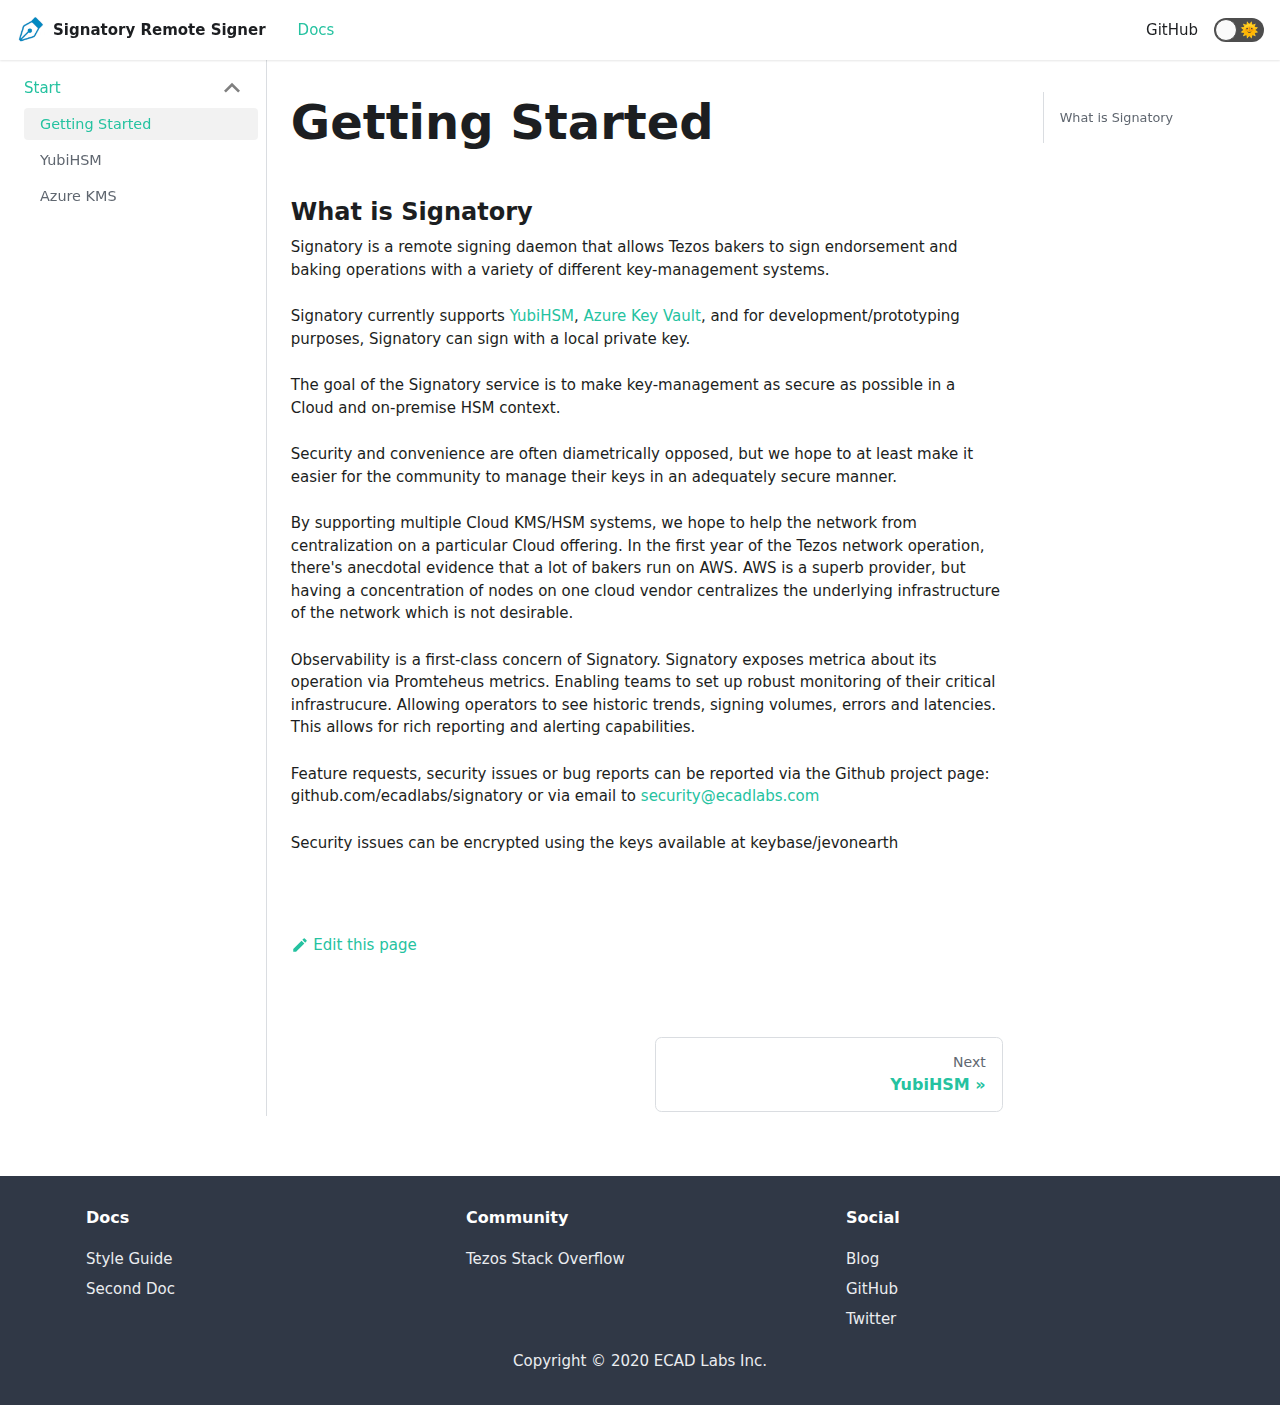
<file: docs/start/index.html>
<!doctype html>
<html lang="en">
<head>
<meta charset="UTF-8">
<meta name="viewport" content="width=device-width">
<meta name="generator" content="Docusaurus v2.0.0-alpha.50">


<title data-react-helmet="true">Getting Started | Signatory - A Tezos Remote Signer</title>

<meta data-react-helmet="true" name="twitter:card" content="summary_large_image"><meta data-react-helmet="true" property="og:title" content="Getting Started | Signatory - A Tezos Remote Signer"><meta data-react-helmet="true" name="description" content="## What is Signatory"><meta data-react-helmet="true" property="og:description" content="## What is Signatory"><meta data-react-helmet="true" property="og:url" content="https://signatory.io/docs/start">

<link data-react-helmet="true" rel="shortcut icon" href="/img/favicon.ico">


<link rel="stylesheet" href="/styles.77bfe06c.css">


<link rel="preload" href="/styles.c72305fc.js" as="script">

<link rel="preload" href="/runtime~main.3d7f326d.js" as="script">

<link rel="preload" href="/main.7bed7249.js" as="script">

<link rel="preload" href="/common.ccee3b01.js" as="script">

<link rel="preload" href="/2.576107ae.js" as="script">

<link rel="preload" href="/13.bf8a14ac.js" as="script">

<link rel="preload" href="/20ac7829.8043d5d1.js" as="script">

<link rel="preload" href="/17896441.a61603d1.js" as="script">

<link rel="preload" href="/47d8cf04.06ab7b41.js" as="script">

</head>
<body>
<script>!function(){function t(t){document.documentElement.setAttribute("data-theme",t)}var e=window.matchMedia("(prefers-color-scheme: dark)"),n=function(){var t=null;try{t=localStorage.getItem("theme")}catch(t){}return t}();null!==n?t(n):e.matches&&t("dark")}()</script>
<div id="__docusaurus">
<nav class="navbar navbar--light navbar--fixed-top"><div class="navbar__inner"><div class="navbar__items"><div aria-label="Navigation bar toggle" class="navbar__toggle" role="button" tabindex="0"><svg xmlns="http://www.w3.org/2000/svg" width="30" height="30" viewBox="0 0 30 30" role="img" focusable="false"><title>Menu</title><path stroke="currentColor" stroke-linecap="round" stroke-miterlimit="10" stroke-width="2" d="M4 7h22M4 15h22M4 23h22"></path></svg></div><a aria-current="page" class="navbar__brand active" href="/"><img class="navbar__logo" src="/img/logo_nib.png" alt="Signatory Signer for Tezos"><strong class="navbar__title">Signatory Remote Signer</strong></a><a aria-current="page" class="navbar__item navbar__link navbar__link--active" href="/docs/installation">Docs</a></div><div class="navbar__items navbar__items--right"><a target="_blank" rel="noopener noreferrer" href="https://github.com/ecadlabs/signatory" class="navbar__item navbar__link">GitHub</a><div class="react-toggle react-toggle--disabled displayOnlyInLargeViewport_1gtM"><div class="react-toggle-track"><div class="react-toggle-track-check"><span class="toggle_keGJ moon_1gwN"></span></div><div class="react-toggle-track-x"><span class="toggle_keGJ sun_3CPA"></span></div></div><div class="react-toggle-thumb"></div><input type="checkbox" disabled="" aria-label="Dark mode toggle" class="react-toggle-screenreader-only"></div></div></div><div role="presentation" class="navbar-sidebar__backdrop"></div><div class="navbar-sidebar"><div class="navbar-sidebar__brand"><a aria-current="page" class="navbar__brand active" href="/"><img class="navbar__logo" src="/img/logo_nib.png" alt="Signatory Signer for Tezos"><strong class="navbar__title">Signatory Remote Signer</strong></a></div><div class="navbar-sidebar__items"><div class="menu"><ul class="menu__list"><li class="menu__list-item"><a aria-current="page" class="menu__link navbar__link--active" href="/docs/installation">Docs</a></li><li class="menu__list-item"><a target="_blank" rel="noopener noreferrer" href="https://github.com/ecadlabs/signatory" class="menu__link">GitHub</a></li></ul></div></div></div></nav><div class="main-wrapper"><div class="docPage_1kjD"><div class="docSidebarContainer_1cYp"><div class="sidebar_1kLs"><div class="menu menu--responsive menu_w2sC"><button aria-label="Open Menu" aria-haspopup="true" class="button button--secondary button--sm menu__button" type="button"><svg aria-label="Menu" class="sidebarMenuIcon_2vk4" xmlns="http://www.w3.org/2000/svg" height="24" width="24" viewBox="0 0 32 32" role="img" focusable="false"><title>Menu</title><path stroke="currentColor" stroke-linecap="round" stroke-miterlimit="10" stroke-width="2" d="M4 7h22M4 15h22M4 23h22"></path></svg></button><ul class="menu__list"><li class="menu__list-item"><a class="menu__link menu__link--sublist menu__link--active" href="#!">Start</a><ul class="menu__list"><li class="menu__list-item"><a aria-current="page" class="menu__link menu__link--active" href="/docs/start">Getting Started</a></li><li class="menu__list-item"><a class="menu__link" href="/docs/yubihsm">YubiHSM</a></li><li class="menu__list-item"><a class="menu__link" href="/docs/azure_kms">Azure KMS</a></li></ul></li></ul></div></div></div><main class="docMainContainer_FFX1"><div class="padding-vert--lg"><div class="container"><div class="row"><div class="col docItemCol_2GOA"><div class="docItemContainer_2cwg"><article><header><h1 class="docTitle_1vWb">Getting Started</h1></header><div class="markdown"><h2><a aria-hidden="true" tabindex="-1" class="anchor enhancedAnchor_ZqCz" id="what-is-signatory"></a><a aria-hidden="true" tabindex="-1" class="hash-link" href="#what-is-signatory" title="Direct link to heading">#</a>What is Signatory</h2><p>Signatory is a remote signing daemon that allows Tezos bakers to sign endorsement and baking operations with a variety of different key-management systems.</p><p>Signatory currently supports <a href="https://www.yubico.com/products/hardware-security-module/">YubiHSM</a>, <a href="https://docs.microsoft.com/en-us/azure/key-vault/">Azure Key Vault</a>, and for development/prototyping purposes, Signatory can sign with a local private key.</p><p>The goal of the Signatory service is to make key-management as secure as possible in a Cloud and on-premise HSM context.</p><p>Security and convenience are often diametrically opposed, but we hope to at least make it easier for the community to manage their keys in an adequately secure manner.</p><p>By supporting multiple Cloud KMS/HSM systems, we hope to help the network from centralization on a particular Cloud offering. In the first year of the Tezos network operation, there&#x27;s anecdotal evidence that a lot of bakers run on AWS. AWS is a superb provider, but having a concentration of nodes on one cloud vendor centralizes the underlying infrastructure of the network which is not desirable.</p><p>Observability is a first-class concern of Signatory. Signatory exposes metrica about its operation via Promteheus metrics. Enabling teams to set up robust monitoring of their critical infrastrucure. Allowing operators to see historic trends, signing volumes, errors and latencies. This allows for rich reporting and alerting capabilities.</p><p>Feature requests, security issues or bug reports can be reported via the Github project page: github.com/ecadlabs/signatory or via email to <a href="mailto:security@ecadlabs.com">security@ecadlabs.com</a></p><p>Security issues can be encrypted using the keys available at keybase/jevonearth</p></div></article><div class="margin-vert--xl"><div class="row"><div class="col"><a href="https://github.com/ecadlabs/signatory/edit/master/website/../docs/start.md" target="_blank" rel="noreferrer noopener"><svg fill="currentColor" height="1.2em" width="1.2em" preserveAspectRatio="xMidYMid meet" viewBox="0 0 40 40" style="margin-right:0.3em;vertical-align:sub"><g><path d="m34.5 11.7l-3 3.1-6.3-6.3 3.1-3q0.5-0.5 1.2-0.5t1.1 0.5l3.9 3.9q0.5 0.4 0.5 1.1t-0.5 1.2z m-29.5 17.1l18.4-18.5 6.3 6.3-18.4 18.4h-6.3v-6.2z"></path></g></svg>Edit this page</a></div></div></div><div class="margin-vert--lg"><nav class="pagination-nav"><div class="pagination-nav__item"></div><div class="pagination-nav__item pagination-nav__item--next"><a class="pagination-nav__link" href="/docs/yubihsm"><div class="pagination-nav__link--sublabel">Next</div><div class="pagination-nav__link--label">YubiHSM »</div></a></div></nav></div></div></div><div class="col col--3"><div class="tableOfContents_TbNY"><ul class="contents contents__left-border"><li><a href="#what-is-signatory" class="contents__link">What is Signatory</a></li></ul></div></div></div></div></div></main></div></div><footer class="footer footer--dark"><div class="container"><div class="row footer__links"><div class="col footer__col"><h4 class="footer__title">Docs</h4><ul class="footer__items"><li class="footer__item"><a class="footer__link-item" href="/docs/doc1">Style Guide</a></li><li class="footer__item"><a class="footer__link-item" href="/docs/doc2">Second Doc</a></li></ul></div><div class="col footer__col"><h4 class="footer__title">Community</h4><ul class="footer__items"><li class="footer__item"><a class="footer__link-item" target="_blank" rel="noopener noreferrer" href="https://tezos.stackexchange.com/questions/tagged/remote-signer">Tezos Stack Overflow</a></li></ul></div><div class="col footer__col"><h4 class="footer__title">Social</h4><ul class="footer__items"><li class="footer__item"><a class="footer__link-item" href="/blog">Blog</a></li><li class="footer__item"><a class="footer__link-item" target="_blank" rel="noopener noreferrer" href="https://github.com/facebook/docusaurus">GitHub</a></li><li class="footer__item"><a class="footer__link-item" target="_blank" rel="noopener noreferrer" href="https://twitter.com/signatoryio">Twitter</a></li></ul></div></div><div class="text--center"><div>Copyright © 2020 ECAD Labs Inc.</div></div></div></footer>
</div>

<script src="/styles.c72305fc.js"></script>

<script src="/runtime~main.3d7f326d.js"></script>

<script src="/main.7bed7249.js"></script>

<script src="/common.ccee3b01.js"></script>

<script src="/2.576107ae.js"></script>

<script src="/13.bf8a14ac.js"></script>

<script src="/20ac7829.8043d5d1.js"></script>

<script src="/17896441.a61603d1.js"></script>

<script src="/47d8cf04.06ab7b41.js"></script>


</body>
</html>
</file>
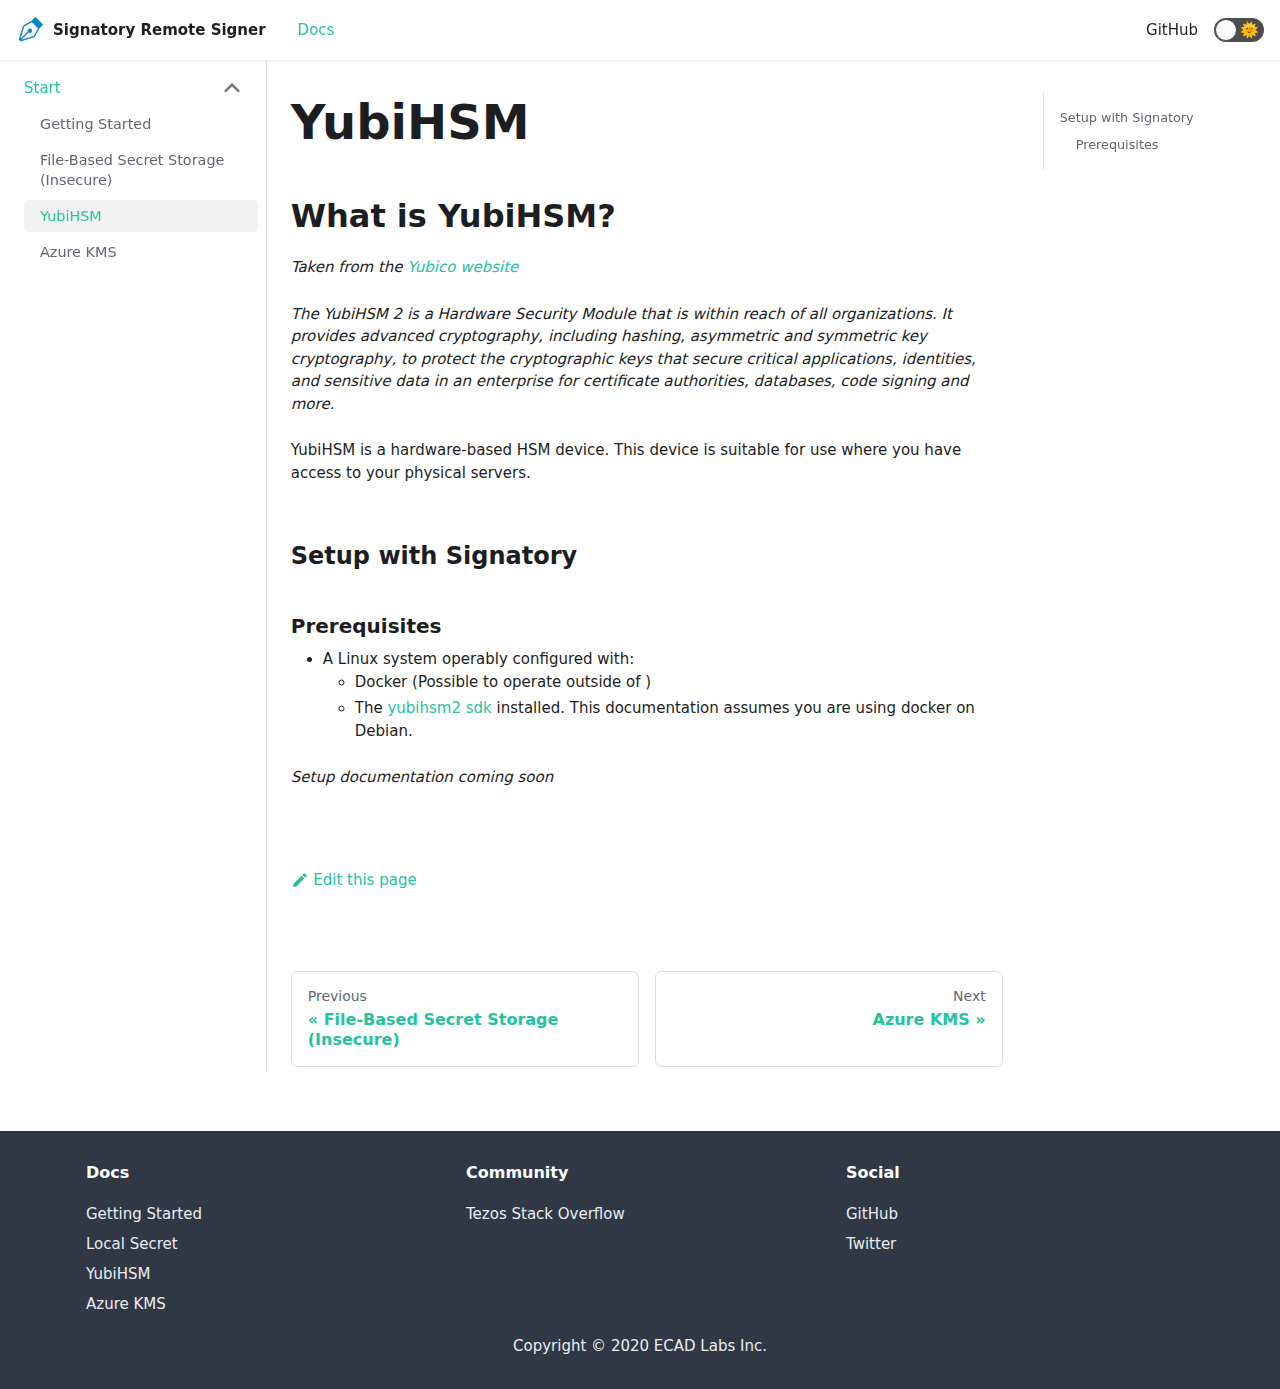
<file: docs/yubihsm/index.html>
<!doctype html>
<html lang="en">
<head>
<meta charset="UTF-8">
<meta name="viewport" content="width=device-width">
<meta name="generator" content="Docusaurus v2.0.0-alpha.50">


<title data-react-helmet="true">YubiHSM | Signatory - A Tezos Remote Signer</title>

<meta data-react-helmet="true" name="twitter:card" content="summary_large_image"><meta data-react-helmet="true" property="og:title" content="YubiHSM | Signatory - A Tezos Remote Signer"><meta data-react-helmet="true" name="description" content="# What is YubiHSM?"><meta data-react-helmet="true" property="og:description" content="# What is YubiHSM?"><meta data-react-helmet="true" property="og:url" content="https://signatory.io/docs/yubihsm">

<link data-react-helmet="true" rel="shortcut icon" href="/img/favicon.ico">


<link rel="stylesheet" href="/styles.77bfe06c.css">


<link rel="preload" href="/styles.c72305fc.js" as="script">

<link rel="preload" href="/runtime~main.399a2f33.js" as="script">

<link rel="preload" href="/main.deb8921a.js" as="script">

<link rel="preload" href="/common.aeb97afd.js" as="script">

<link rel="preload" href="/2.bbbcbe5b.js" as="script">

<link rel="preload" href="/13.098c2161.js" as="script">

<link rel="preload" href="/20ac7829.5cc241fb.js" as="script">

<link rel="preload" href="/17896441.a61603d1.js" as="script">

<link rel="preload" href="/d96620e7.92f7a7aa.js" as="script">

</head>
<body>
<script>!function(){function t(t){document.documentElement.setAttribute("data-theme",t)}var e=window.matchMedia("(prefers-color-scheme: dark)"),n=function(){var t=null;try{t=localStorage.getItem("theme")}catch(t){}return t}();null!==n?t(n):e.matches&&t("dark")}()</script>
<div id="__docusaurus">
<nav class="navbar navbar--light navbar--fixed-top"><div class="navbar__inner"><div class="navbar__items"><div aria-label="Navigation bar toggle" class="navbar__toggle" role="button" tabindex="0"><svg xmlns="http://www.w3.org/2000/svg" width="30" height="30" viewBox="0 0 30 30" role="img" focusable="false"><title>Menu</title><path stroke="currentColor" stroke-linecap="round" stroke-miterlimit="10" stroke-width="2" d="M4 7h22M4 15h22M4 23h22"></path></svg></div><a aria-current="page" class="navbar__brand active" href="/"><img class="navbar__logo" src="/img/logo_nib.png" alt="Signatory Signer for Tezos"><strong class="navbar__title">Signatory Remote Signer</strong></a><a aria-current="page" class="navbar__item navbar__link navbar__link--active" href="/docs/start">Docs</a></div><div class="navbar__items navbar__items--right"><a target="_blank" rel="noopener noreferrer" href="https://github.com/ecadlabs/signatory" class="navbar__item navbar__link">GitHub</a><div class="react-toggle react-toggle--disabled displayOnlyInLargeViewport_1gtM"><div class="react-toggle-track"><div class="react-toggle-track-check"><span class="toggle_keGJ moon_1gwN"></span></div><div class="react-toggle-track-x"><span class="toggle_keGJ sun_3CPA"></span></div></div><div class="react-toggle-thumb"></div><input type="checkbox" disabled="" aria-label="Dark mode toggle" class="react-toggle-screenreader-only"></div></div></div><div role="presentation" class="navbar-sidebar__backdrop"></div><div class="navbar-sidebar"><div class="navbar-sidebar__brand"><a aria-current="page" class="navbar__brand active" href="/"><img class="navbar__logo" src="/img/logo_nib.png" alt="Signatory Signer for Tezos"><strong class="navbar__title">Signatory Remote Signer</strong></a></div><div class="navbar-sidebar__items"><div class="menu"><ul class="menu__list"><li class="menu__list-item"><a aria-current="page" class="menu__link navbar__link--active" href="/docs/start">Docs</a></li><li class="menu__list-item"><a target="_blank" rel="noopener noreferrer" href="https://github.com/ecadlabs/signatory" class="menu__link">GitHub</a></li></ul></div></div></div></nav><div class="main-wrapper"><div class="docPage_1kjD"><div class="docSidebarContainer_1cYp"><div class="sidebar_1kLs"><div class="menu menu--responsive menu_w2sC"><button aria-label="Open Menu" aria-haspopup="true" class="button button--secondary button--sm menu__button" type="button"><svg aria-label="Menu" class="sidebarMenuIcon_2vk4" xmlns="http://www.w3.org/2000/svg" height="24" width="24" viewBox="0 0 32 32" role="img" focusable="false"><title>Menu</title><path stroke="currentColor" stroke-linecap="round" stroke-miterlimit="10" stroke-width="2" d="M4 7h22M4 15h22M4 23h22"></path></svg></button><ul class="menu__list"><li class="menu__list-item"><a class="menu__link menu__link--sublist menu__link--active" href="#!">Start</a><ul class="menu__list"><li class="menu__list-item"><a class="menu__link" href="/docs/start">Getting Started</a></li><li class="menu__list-item"><a class="menu__link" href="/docs/filebased">File-Based Secret Storage (Insecure)</a></li><li class="menu__list-item"><a aria-current="page" class="menu__link menu__link--active" href="/docs/yubihsm">YubiHSM</a></li><li class="menu__list-item"><a class="menu__link" href="/docs/azure_kms">Azure KMS</a></li></ul></li></ul></div></div></div><main class="docMainContainer_FFX1"><div class="padding-vert--lg"><div class="container"><div class="row"><div class="col docItemCol_2GOA"><div class="docItemContainer_2cwg"><article><header><h1 class="docTitle_1vWb">YubiHSM</h1></header><div class="markdown"><h1><a aria-hidden="true" tabindex="-1" class="anchor enhancedAnchor_ZqCz" id="what-is-yubihsm"></a><a aria-hidden="true" tabindex="-1" class="hash-link" href="#what-is-yubihsm" title="Direct link to heading">#</a>What is YubiHSM?</h1><p><em>Taken from the <a href="https://www.yubico.com/products/hardware-security-module/">Yubico website</a></em></p><p><em>The YubiHSM 2 is a Hardware Security Module that is within reach of all organizations. It provides advanced cryptography, including hashing, asymmetric and symmetric key cryptography, to protect the cryptographic keys that secure critical applications, identities, and sensitive data in an enterprise for certificate authorities, databases, code signing and more.</em></p><p>YubiHSM is a hardware-based HSM device. This device is suitable for use where you have access to your physical servers.</p><h2><a aria-hidden="true" tabindex="-1" class="anchor enhancedAnchor_ZqCz" id="setup-with-signatory"></a><a aria-hidden="true" tabindex="-1" class="hash-link" href="#setup-with-signatory" title="Direct link to heading">#</a>Setup with Signatory</h2><h3><a aria-hidden="true" tabindex="-1" class="anchor enhancedAnchor_ZqCz" id="prerequisites"></a><a aria-hidden="true" tabindex="-1" class="hash-link" href="#prerequisites" title="Direct link to heading">#</a>Prerequisites</h3><ul><li>A Linux system operably configured with:<ul><li>Docker (Possible to operate outside of )</li><li>The <a href="https://developers.yubico.com/YubiHSM2/Releases/">yubihsm2 sdk</a> installed. This documentation assumes you are using docker on Debian.</li></ul></li></ul><p><em>Setup documentation coming soon</em></p></div></article><div class="margin-vert--xl"><div class="row"><div class="col"><a href="https://github.com/ecadlabs/signatory/edit/master/website/../docs/yubihsm.md" target="_blank" rel="noreferrer noopener"><svg fill="currentColor" height="1.2em" width="1.2em" preserveAspectRatio="xMidYMid meet" viewBox="0 0 40 40" style="margin-right:0.3em;vertical-align:sub"><g><path d="m34.5 11.7l-3 3.1-6.3-6.3 3.1-3q0.5-0.5 1.2-0.5t1.1 0.5l3.9 3.9q0.5 0.4 0.5 1.1t-0.5 1.2z m-29.5 17.1l18.4-18.5 6.3 6.3-18.4 18.4h-6.3v-6.2z"></path></g></svg>Edit this page</a></div></div></div><div class="margin-vert--lg"><nav class="pagination-nav"><div class="pagination-nav__item"><a class="pagination-nav__link" href="/docs/filebased"><div class="pagination-nav__link--sublabel">Previous</div><div class="pagination-nav__link--label">« File-Based Secret Storage (Insecure)</div></a></div><div class="pagination-nav__item pagination-nav__item--next"><a class="pagination-nav__link" href="/docs/azure_kms"><div class="pagination-nav__link--sublabel">Next</div><div class="pagination-nav__link--label">Azure KMS »</div></a></div></nav></div></div></div><div class="col col--3"><div class="tableOfContents_TbNY"><ul class="contents contents__left-border"><li><a href="#setup-with-signatory" class="contents__link">Setup with Signatory</a><ul><li><a href="#prerequisites" class="contents__link">Prerequisites</a></li></ul></li></ul></div></div></div></div></div></main></div></div><footer class="footer footer--dark"><div class="container"><div class="row footer__links"><div class="col footer__col"><h4 class="footer__title">Docs</h4><ul class="footer__items"><li class="footer__item"><a class="footer__link-item" href="/docs/start">Getting Started </a></li><li class="footer__item"><a class="footer__link-item" href="/docs/filebased">Local Secret</a></li><li class="footer__item"><a aria-current="page" class="footer__link-item active" href="/docs/yubihsm">YubiHSM</a></li><li class="footer__item"><a class="footer__link-item" href="/docs/azure_kms">Azure KMS</a></li></ul></div><div class="col footer__col"><h4 class="footer__title">Community</h4><ul class="footer__items"><li class="footer__item"><a class="footer__link-item" target="_blank" rel="noopener noreferrer" href="https://tezos.stackexchange.com/questions/tagged/remote-signer">Tezos Stack Overflow</a></li></ul></div><div class="col footer__col"><h4 class="footer__title">Social</h4><ul class="footer__items"><li class="footer__item"><a class="footer__link-item" target="_blank" rel="noopener noreferrer" href="https://github.com/ecadlabs/signatory">GitHub</a></li><li class="footer__item"><a class="footer__link-item" target="_blank" rel="noopener noreferrer" href="https://twitter.com/signatoryio">Twitter</a></li></ul></div></div><div class="text--center"><div>Copyright © 2020 ECAD Labs Inc.</div></div></div></footer>
</div>

<script src="/styles.c72305fc.js"></script>

<script src="/runtime~main.399a2f33.js"></script>

<script src="/main.deb8921a.js"></script>

<script src="/common.aeb97afd.js"></script>

<script src="/2.bbbcbe5b.js"></script>

<script src="/13.098c2161.js"></script>

<script src="/20ac7829.5cc241fb.js"></script>

<script src="/17896441.a61603d1.js"></script>

<script src="/d96620e7.92f7a7aa.js"></script>


</body>
</html>
</file>
<file: styles.77bfe06c.css>
:root{--ifm-dark-value:10%;--ifm-darker-value:15%;--ifm-darkest-value:30%;--ifm-light-value:15%;--ifm-lighter-value:30%;--ifm-lightest-value:50%;--ifm-color-primary:#3578e5;--ifm-color-primary-dark:#306cce;--ifm-color-primary-darker:#2d66c3;--ifm-color-primary-darkest:#2554a0;--ifm-color-primary-light:#538ce9;--ifm-color-primary-lighter:#72a1ed;--ifm-color-primary-lightest:#9abcf2;--ifm-color-secondary:#ebedf0;--ifm-color-secondary-dark:#d4d5d8;--ifm-color-secondary-darker:#c8c9cc;--ifm-color-secondary-darkest:#a4a6a8;--ifm-color-secondary-light:#eef0f2;--ifm-color-secondary-lighter:#f1f2f5;--ifm-color-secondary-lightest:#f5f6f8;--ifm-color-success:#00a400;--ifm-color-success-dark:#009400;--ifm-color-success-darker:#008b00;--ifm-color-success-darkest:#007300;--ifm-color-success-light:#26b226;--ifm-color-success-lighter:#4dbf4d;--ifm-color-success-lightest:#80d280;--ifm-color-info:#54c7ec;--ifm-color-info-dark:#4cb3d4;--ifm-color-info-darker:#47a9c9;--ifm-color-info-darkest:#3b8ba5;--ifm-color-info-light:#6ecfef;--ifm-color-info-lighter:#87d8f2;--ifm-color-info-lightest:#aae3f6;--ifm-color-warning:#ffba00;--ifm-color-warning-dark:#e6a700;--ifm-color-warning-darker:#d99e00;--ifm-color-warning-darkest:#b38200;--ifm-color-warning-light:#ffc426;--ifm-color-warning-lighter:#ffcf4d;--ifm-color-warning-lightest:#ffdd80;--ifm-color-danger:#fa383e;--ifm-color-danger-dark:#e13238;--ifm-color-danger-darker:#d53035;--ifm-color-danger-darkest:#af272b;--ifm-color-danger-light:#fb565b;--ifm-color-danger-lighter:#fb7478;--ifm-color-danger-lightest:#fd9c9f;--ifm-color-white:#fff;--ifm-color-black:#000;--ifm-color-gray-0:var(--ifm-color-white);--ifm-color-gray-100:#f5f6f7;--ifm-color-gray-200:#ebedf0;--ifm-color-gray-300:#dadde1;--ifm-color-gray-400:#ccd0d5;--ifm-color-gray-500:#bec3c9;--ifm-color-gray-600:#8d949e;--ifm-color-gray-700:#606770;--ifm-color-gray-800:#444950;--ifm-color-gray-900:#1c1e21;--ifm-color-gray-1000:var(--ifm-color-black);--ifm-color-emphasis-0:var(--ifm-color-gray-0);--ifm-color-emphasis-100:var(--ifm-color-gray-100);--ifm-color-emphasis-200:var(--ifm-color-gray-200);--ifm-color-emphasis-300:var(--ifm-color-gray-300);--ifm-color-emphasis-400:var(--ifm-color-gray-400);--ifm-color-emphasis-500:var(--ifm-color-gray-500);--ifm-color-emphasis-600:var(--ifm-color-gray-600);--ifm-color-emphasis-700:var(--ifm-color-gray-700);--ifm-color-emphasis-800:var(--ifm-color-gray-800);--ifm-color-emphasis-900:var(--ifm-color-gray-900);--ifm-color-emphasis-1000:var(--ifm-color-gray-1000);--ifm-color-content:var(--ifm-color-emphasis-900);--ifm-color-content-inverse:var(--ifm-color-emphasis-0);--ifm-color-content-secondary:#606770;--ifm-background-color:transparent;--ifm-background-surface-color:var(--ifm-color-content-inverse);--ifm-global-border-width:1px;--ifm-global-radius:0.4rem;--ifm-hover-overlay:rgba(0,0,0,0.05);--ifm-font-base-color:var(--ifm-color-content);--ifm-font-base-color-inverse:var(--ifm-color-content-inverse);--ifm-font-secondary-color:var(--ifm-color-content-secondary);--ifm-font-family-base:system-ui,-apple-system,Segoe UI,Roboto,Ubuntu,Cantarell,Noto Sans,sans-serif,BlinkMacSystemFont,"Segoe UI",Helvetica,Arial,sans-serif,"Apple Color Emoji","Segoe UI Emoji","Segoe UI Symbol";--ifm-font-family-monospace:SFMono-Regular,Menlo,Monaco,Consolas,"Liberation Mono","Courier New",monospace;--ifm-font-size-base:15px;--ifm-font-weight-light:300;--ifm-font-weight-normal:400;--ifm-font-weight-semibold:500;--ifm-font-weight-bold:700;--ifm-font-weight-base:var(--ifm-font-weight-normal);--ifm-line-height-base:1.5;--ifm-global-spacing:1rem;--ifm-spacing-vertical:var(--ifm-global-spacing);--ifm-spacing-horizontal:var(--ifm-global-spacing);--ifm-transition-fast:200ms;--ifm-transition-slow:400ms;--ifm-global-shadow-lw:0 1px 2px 0 rgba(0,0,0,0.1);--ifm-global-shadow-md:0 5px 40px rgba(0,0,0,0.2);--ifm-global-shadow-tl:0 12px 28px 0 rgba(0,0,0,0.2),0 2px 4px 0 rgba(0,0,0,0.1);--ifm-z-index-dropdown:100;--ifm-z-index-fixed:200;--ifm-z-index-overlay:400}*,html{box-sizing:border-box}html{background-color:transparent;background-color:var(--ifm-background-color);-webkit-tap-highlight-color:transparent;-webkit-font-smoothing:antialiased}body{color:#1c1e21;color:var(--ifm-font-base-color);font-family:system-ui,-apple-system,Segoe UI,Roboto,Ubuntu,Cantarell,Noto Sans,sans-serif,BlinkMacSystemFont,Helvetica,Arial,Apple Color Emoji,Segoe UI Emoji,Segoe UI Symbol;font-family:var(--ifm-font-family-base);font-size:15px;font-size:var(--ifm-font-size-base);line-height:1.5;line-height:var(--ifm-line-height-base);-ms-text-size-adjust:100%;-webkit-text-size-adjust:100%;word-wrap:break-word}:root{--ifm-container-width:1140px}.container{margin-left:auto;margin-right:auto;max-width:1140px;max-width:var(--ifm-container-width);padding-left:1rem;padding-left:var(--ifm-spacing-horizontal);padding-right:1rem;padding-right:var(--ifm-spacing-horizontal);width:100%}.container.container--fluid{max-width:inherit}.row{display:flex;flex-direction:row;flex-wrap:wrap;margin-left:-1rem;margin-left:calc(var(--ifm-spacing-horizontal)*-1);margin-right:-1rem;margin-right:calc(var(--ifm-spacing-horizontal)*-1)}.row.row--no-gutters{margin-left:0;margin-right:0}.row.row--no-gutters>.col{padding-left:0;padding-right:0}.row.row--align-top{align-items:flex-start}.row.row--align-bottom{align-items:flex-end}.row.row--align-center{align-items:center}.row.row--align-stretch{align-items:stretch}.row.row--align-baseline{align-items:baseline}.row .col{--ifm-col-width:100%;display:block;flex:1 0;margin-left:0;max-width:100%;padding-left:1rem;padding-left:var(--ifm-spacing-horizontal);padding-right:1rem;padding-right:var(--ifm-spacing-horizontal);width:100%}.row .col[class*=col--]{flex:0 0 var(--ifm-col-width);max-width:var(--ifm-col-width)}@media (max-width:996px){.row .col.col.col{--ifm-col-width:100%;flex-basis:var(--ifm-col-width);margin-left:0;max-width:var(--ifm-col-width)}}.row .col.col--1{--ifm-col-width:8.33333%;flex:0 0 var(--ifm-col-width);max-width:var(--ifm-col-width)}.row .col.col--offset-1{margin-left:8.33333%}.row .col.col--2{--ifm-col-width:16.66667%;flex:0 0 var(--ifm-col-width);max-width:var(--ifm-col-width)}.row .col.col--offset-2{margin-left:16.66667%}.row .col.col--3{--ifm-col-width:25%;flex:0 0 var(--ifm-col-width);max-width:var(--ifm-col-width)}.row .col.col--offset-3{margin-left:25%}.row .col.col--4{--ifm-col-width:33.33333%;flex:0 0 var(--ifm-col-width);max-width:var(--ifm-col-width)}.row .col.col--offset-4{margin-left:33.33333%}.row .col.col--5{--ifm-col-width:41.66667%;flex:0 0 var(--ifm-col-width);max-width:var(--ifm-col-width)}.row .col.col--offset-5{margin-left:41.66667%}.row .col.col--6{--ifm-col-width:50%;flex:0 0 var(--ifm-col-width);max-width:var(--ifm-col-width)}.row .col.col--offset-6{margin-left:50%}.row .col.col--7{--ifm-col-width:58.33333%;flex:0 0 var(--ifm-col-width);max-width:var(--ifm-col-width)}.row .col.col--offset-7{margin-left:58.33333%}.row .col.col--8{--ifm-col-width:66.66667%;flex:0 0 var(--ifm-col-width);max-width:var(--ifm-col-width)}.row .col.col--offset-8{margin-left:66.66667%}.row .col.col--9{--ifm-col-width:75%;flex:0 0 var(--ifm-col-width);max-width:var(--ifm-col-width)}.row .col.col--offset-9{margin-left:75%}.row .col.col--10{--ifm-col-width:83.33333%;flex:0 0 var(--ifm-col-width);max-width:var(--ifm-col-width)}.row .col.col--offset-10{margin-left:83.33333%}.row .col.col--11{--ifm-col-width:91.66667%;flex:0 0 var(--ifm-col-width);max-width:var(--ifm-col-width)}.row .col.col--offset-11{margin-left:91.66667%}.row .col.col--12{--ifm-col-width:100%;flex:0 0 var(--ifm-col-width);max-width:var(--ifm-col-width)}.row .col.col--offset-12{margin-left:100%}.margin--none{margin:0!important}.margin-top--none{margin-top:0!important}.margin-left--none{margin-left:0!important}.margin-bottom--none{margin-bottom:0!important}.margin-right--none{margin-right:0!important}.margin-vert--none{margin-bottom:0!important;margin-top:0!important}.margin-horiz--none{margin-left:0!important;margin-right:0!important}.margin--xs{margin:.25rem!important}.margin-top--xs{margin-top:.25rem!important}.margin-left--xs{margin-left:.25rem!important}.margin-bottom--xs{margin-bottom:.25rem!important}.margin-right--xs{margin-right:.25rem!important}.margin-vert--xs{margin-bottom:.25rem!important;margin-top:.25rem!important}.margin-horiz--xs{margin-left:.25rem!important;margin-right:.25rem!important}.margin--sm{margin:.5rem!important}.margin-top--sm{margin-top:.5rem!important}.margin-left--sm{margin-left:.5rem!important}.margin-bottom--sm{margin-bottom:.5rem!important}.margin-right--sm{margin-right:.5rem!important}.margin-vert--sm{margin-bottom:.5rem!important;margin-top:.5rem!important}.margin-horiz--sm{margin-left:.5rem!important;margin-right:.5rem!important}.margin--md{margin:1rem!important}.margin-top--md{margin-top:1rem!important}.margin-left--md{margin-left:1rem!important}.margin-bottom--md{margin-bottom:1rem!important}.margin-right--md{margin-right:1rem!important}.margin-vert--md{margin-bottom:1rem!important;margin-top:1rem!important}.margin-horiz--md{margin-left:1rem!important;margin-right:1rem!important}.margin--lg{margin:2rem!important}.margin-top--lg{margin-top:2rem!important}.margin-left--lg{margin-left:2rem!important}.margin-bottom--lg{margin-bottom:2rem!important}.margin-right--lg{margin-right:2rem!important}.margin-vert--lg{margin-bottom:2rem!important;margin-top:2rem!important}.margin-horiz--lg{margin-left:2rem!important;margin-right:2rem!important}.margin--xl{margin:5rem!important}.margin-top--xl{margin-top:5rem!important}.margin-left--xl{margin-left:5rem!important}.margin-bottom--xl{margin-bottom:5rem!important}.margin-right--xl{margin-right:5rem!important}.margin-vert--xl{margin-bottom:5rem!important;margin-top:5rem!important}.margin-horiz--xl{margin-left:5rem!important;margin-right:5rem!important}.padding--none{padding:0!important}.padding-top--none{padding-top:0!important}.padding-left--none{padding-left:0!important}.padding-bottom--none{padding-bottom:0!important}.padding-right--none{padding-right:0!important}.padding-vert--none{padding-bottom:0!important;padding-top:0!important}.padding-horiz--none{padding-left:0!important;padding-right:0!important}.padding--xs{padding:.25rem!important}.padding-top--xs{padding-top:.25rem!important}.padding-left--xs{padding-left:.25rem!important}.padding-bottom--xs{padding-bottom:.25rem!important}.padding-right--xs{padding-right:.25rem!important}.padding-vert--xs{padding-bottom:.25rem!important;padding-top:.25rem!important}.padding-horiz--xs{padding-left:.25rem!important;padding-right:.25rem!important}.padding--sm{padding:.5rem!important}.padding-top--sm{padding-top:.5rem!important}.padding-left--sm{padding-left:.5rem!important}.padding-bottom--sm{padding-bottom:.5rem!important}.padding-right--sm{padding-right:.5rem!important}.padding-vert--sm{padding-bottom:.5rem!important;padding-top:.5rem!important}.padding-horiz--sm{padding-left:.5rem!important;padding-right:.5rem!important}.padding--md{padding:1rem!important}.padding-top--md{padding-top:1rem!important}.padding-left--md{padding-left:1rem!important}.padding-bottom--md{padding-bottom:1rem!important}.padding-right--md{padding-right:1rem!important}.padding-vert--md{padding-bottom:1rem!important;padding-top:1rem!important}.padding-horiz--md{padding-left:1rem!important;padding-right:1rem!important}.padding--lg{padding:2rem!important}.padding-top--lg{padding-top:2rem!important}.padding-left--lg{padding-left:2rem!important}.padding-bottom--lg{padding-bottom:2rem!important}.padding-right--lg{padding-right:2rem!important}.padding-vert--lg{padding-bottom:2rem!important;padding-top:2rem!important}.padding-horiz--lg{padding-left:2rem!important;padding-right:2rem!important}.padding--xl{padding:5rem!important}.padding-top--xl{padding-top:5rem!important}.padding-left--xl{padding-left:5rem!important}.padding-bottom--xl{padding-bottom:5rem!important}.padding-right--xl{padding-right:5rem!important}.padding-vert--xl{padding-bottom:5rem!important;padding-top:5rem!important}.padding-horiz--xl{padding-left:5rem!important;padding-right:5rem!important}:root{--ifm-code-background:var(--ifm-color-emphasis-100);--ifm-code-border-radius:var(--ifm-global-radius);--ifm-code-color:var(--ifm-color-emphasis-900);--ifm-code-font-size:85%;--ifm-code-padding-horizontal:0.4rem;--ifm-code-padding-vertical:0.2rem;--ifm-pre-background:var(--ifm-color-emphasis-100);--ifm-pre-border-radius:var(--ifm-code-border-radius);--ifm-pre-color:inherit;--ifm-pre-line-height:1.45;--ifm-pre-padding:1rem}code{background-color:#f5f6f7;background-color:var(--ifm-code-background);border-radius:.4rem;border-radius:var(--ifm-code-border-radius);color:#1c1e21;color:var(--ifm-code-color);margin:0;padding:.2rem .4rem;padding:var(--ifm-code-padding-vertical) var(--ifm-code-padding-horizontal)}code,pre{font-family:SFMono-Regular,Menlo,Monaco,Consolas,Liberation Mono,Courier New,monospace;font-family:var(--ifm-font-family-monospace);font-size:85%;font-size:var(--ifm-code-font-size)}pre{background-color:#f5f6f7;background-color:var(--ifm-pre-background);border-radius:.4rem;border-radius:var(--ifm-pre-border-radius);color:inherit;color:var(--ifm-pre-color);line-height:1.45;line-height:var(--ifm-pre-line-height);margin-bottom:1rem;margin-bottom:var(--ifm-spacing-vertical);margin-top:0;overflow:auto;padding:1rem;padding:var(--ifm-pre-padding)}pre,pre code{word-wrap:normal}pre code{background-color:transparent;border:0;display:inline;font-size:100%;line-height:inherit;margin:0;max-width:auto;overflow:visible;padding:0;white-space:pre;word-break:normal}:root{--ifm-heading-color:inherit;--ifm-heading-margin-top:0;--ifm-heading-margin-bottom:var(--ifm-spacing-vertical);--ifm-heading-font-family:inherit;--ifm-heading-font-weight:var(--ifm-font-weight-bold);--ifm-heading-line-height:1.25;--ifm-h1-font-size:2rem;--ifm-h2-font-size:1.5rem;--ifm-h3-font-size:1.25rem;--ifm-h4-font-size:1rem;--ifm-h5-font-size:0.875rem;--ifm-h6-font-size:0.85rem}h1,h2,h3,h4,h5,h6{color:inherit;color:var(--ifm-heading-color);font-weight:700;font-weight:var(--ifm-heading-font-weight);line-height:1.25;line-height:var(--ifm-heading-line-height);margin-bottom:1rem;margin-bottom:var(--ifm-heading-margin-bottom);margin-top:0;margin-top:var(--ifm-heading-margin-top)}h1{font-size:2rem;font-size:var(--ifm-h1-font-size)}h2{font-size:1.5rem;font-size:var(--ifm-h2-font-size)}h3{font-size:1.25rem;font-size:var(--ifm-h3-font-size)}h4{font-size:1rem;font-size:var(--ifm-h4-font-size)}h5{font-size:.875rem;font-size:var(--ifm-h5-font-size)}h6{font-size:.85rem;font-size:var(--ifm-h6-font-size)}:root{--ifm-image-alignment-padding:1.25rem}img{border-style:none;box-sizing:content-box;max-width:100%}img[align=right]{padding-left:var(--image-alignment-padding)}img[align=left]{padding-right:var(--image-alignment-padding)}:root{--ifm-leading-desktop:1.5;--ifm-leading:calc(var(--ifm-leading-desktop)*1rem)}.markdown{--ifm-h1-line-height:2;--ifm-h2-line-height:1.5;--ifm-heading-line-height:1;--ifm-h1-vertical-rhythm-top:4;--ifm-h2-vertical-rhythm-top:2.5;--ifm-h3-vertical-rhythm-top:2;--ifm-heading-vertical-rhythm-top:1.5;--ifm-h1-vertical-rhythm-bottom:1;--ifm-heading-vertical-rhythm-bottom:0.5}.markdown:after,.markdown:before{content:"";display:table}.markdown:after{clear:both}.markdown>:first-child{margin-top:0!important}.markdown>:last-child{margin-bottom:0!important}.markdown>h1{margin-bottom:calc(var(--ifm-h1-vertical-rhythm-bottom)*var(--ifm-leading));margin-top:calc(var(--ifm-h1-vertical-rhythm-top)*var(--ifm-leading))}.markdown>h2{margin-top:calc(var(--ifm-h2-vertical-rhythm-top)*var(--ifm-leading))}.markdown>h2,.markdown>h3{margin-bottom:calc(var(--ifm-heading-vertical-rhythm-bottom)*var(--ifm-leading))}.markdown>h3{margin-top:calc(var(--ifm-h3-vertical-rhythm-top)*var(--ifm-leading))}.markdown>h4,.markdown>h5,.markdown>h6{margin-bottom:calc(var(--ifm-heading-vertical-rhythm-bottom)*var(--ifm-leading));margin-top:calc(var(--ifm-heading-vertical-rhythm-top)*var(--ifm-leading))}.markdown>p,.markdown>pre,.markdown>ul{margin-bottom:1.5rem;margin-bottom:var(--ifm-leading)}.markdown li{word-wrap:break-all}.markdown li>p{margin-top:1rem;margin-top:var(--ifm-list-paragraph-margin)}.markdown li+li{margin-top:.25rem;margin-top:var(--ifm-list-item-margin)}:root{--ifm-list-left-padding:2rem;--ifm-list-margin:1rem;--ifm-list-item-margin:0.25rem;--ifm-list-paragraph-margin:1rem}ol,ul{margin-bottom:1rem;margin-bottom:var(--ifm-list-margin);margin-top:0;padding-left:2rem;padding-left:var(--ifm-list-left-padding)}ol ol,ul ol{list-style-type:lower-roman}ol ol,ol ul,ul ol,ul ul{margin-bottom:0;margin-top:0}ol ol ol,ol ul ol,ul ol ol,ul ul ol{list-style-type:lower-alpha}:root{--ifm-table-cell-padding:0.75rem;--ifm-table-background:transparent;--ifm-table-stripe-background:var(--ifm-color-emphasis-100);--ifm-table-border-width:1px;--ifm-table-border-color:var(--ifm-color-emphasis-300);--ifm-table-head-background:inherit;--ifm-table-head-color:inherit;--ifm-table-head-font-weight:var(--ifm-font-weight-bold);--ifm-table-cell-color:inherit}table{border-collapse:collapse;border-spacing:0;display:block;margin-bottom:1rem;margin-bottom:var(--ifm-spacing-vertical);margin-top:0;overflow:auto;width:100%}table tr{background-color:transparent;background-color:var(--ifm-table-background);border-top:1px solid #dadde1;border-top:var(--ifm-table-border-width) solid var(--ifm-table-border-color)}table tr:nth-child(2n){background-color:#f5f6f7;background-color:var(--ifm-table-stripe-background)}table td,table th{border:1px solid #dadde1;border:var(--ifm-table-border-width) solid var(--ifm-table-border-color);padding:.75rem;padding:var(--ifm-table-cell-padding)}table th{background-color:inherit;background-color:var(--ifm-table-head-background);color:inherit;color:var(--ifm-table-head-color);font-weight:700;font-weight:var(--ifm-table-head-font-weight)}table td{color:inherit;color:var(--ifm-table-cell-color)}:root{--ifm-link-color:var(--ifm-color-primary);--ifm-link-decoration:none;--ifm-link-hover-color:var(--ifm-link-color);--ifm-link-hover-decoration:underline;--ifm-paragraph-margin-bottom:var(--ifm-leading);--ifm-blockquote-color:#6a737d;--ifm-blockquote-font-size:var(--ifm-font-size-base);--ifm-blockquote-padding-horizontal:1rem;--ifm-blockquote-padding-vertical:1rem;--ifm-hr-border-color:var(--ifm-color-emphasis-500);--ifm-hr-border-width:1px;--ifm-hr-margin-vertical:1.5rem}strong{font-weight:700;font-weight:var(--ifm-font-weight-bold)}a{color:#3578e5;color:var(--ifm-link-color);-webkit-text-decoration:none;-webkit-text-decoration:var(--ifm-link-decoration);text-decoration:none;text-decoration:var(--ifm-link-decoration)}a:hover{color:#3578e5;color:var(--ifm-link-hover-color);-webkit-text-decoration:underline;-webkit-text-decoration:var(--ifm-link-hover-decoration);text-decoration:underline;text-decoration:var(--ifm-link-hover-decoration)}a:active,a:hover{outline-width:0}a:not([href]){color:inherit;text-decoration:none}p{margin-top:0;margin-bottom:1.5rem;margin-bottom:var(--ifm-paragraph-margin-bottom)}blockquote{border-left:6px solid #dadde1;border-left:6px solid var(--ifm-color-emphasis-300);color:#6a737d;color:var(--ifm-blockquote-color);font-size:15px;font-size:var(--ifm-blockquote-font-size);margin:0 0 1rem;margin-bottom:var(--ifm-spacing-vertical);padding:1rem;padding:var(--ifm-blockquote-padding-vertical) var(--ifm-blockquote-padding-horizontal)}blockquote>:first-child{margin-top:0}blockquote>:last-child{margin-bottom:0}hr{border-color:#bec3c9;border-width:1px;border:var(--ifm-hr-border-width) solid var(--ifm-hr-border-color);box-sizing:content-box;margin:1.5rem 0;margin:var(--ifm-hr-margin-vertical) 0;overflow:hidden;padding:0}hr:after,hr:before{content:"";display:table}hr:after{clear:both}:root{--ifm-alert-background-color:inherit;--ifm-alert-border-color:var(--ifm-alert-background-color);--ifm-alert-border-radius:var(--ifm-global-radius);--ifm-alert-border-width:var(--ifm-global-border-width);--ifm-alert-color:var(--ifm-font-base-color-inverse);--ifm-alert-padding-horizontal:var(--ifm-spacing-horizontal);--ifm-alert-padding-vertical:var(--ifm-spacing-vertical)}.alert{background-color:inherit;background-color:var(--ifm-alert-background-color);border-color:inherit;border-width:1px;border:var(--ifm-alert-border-width) solid var(--ifm-alert-border-color);border-radius:.4rem;border-radius:var(--ifm-alert-border-radius);box-sizing:border-box;color:#fff;color:var(--ifm-alert-color);padding:1rem;padding:var(--ifm-alert-padding-vertical) var(--ifm-alert-padding-horizontal)}.alert.alert--primary{--ifm-alert-background-color:var(--ifm-color-primary)}.alert.alert--primary,.alert.alert--secondary{color:#fff;color:var(--ifm-alert-color);background-color:inherit;background-color:var(--ifm-alert-background-color);border-color:inherit;border-color:var(--ifm-alert-background-color)}.alert.alert--secondary{--ifm-alert-background-color:var(--ifm-color-secondary)}.alert.alert--success{--ifm-alert-background-color:var(--ifm-color-success)}.alert.alert--info,.alert.alert--success{color:#fff;color:var(--ifm-alert-color);background-color:inherit;background-color:var(--ifm-alert-background-color);border-color:inherit;border-color:var(--ifm-alert-background-color)}.alert.alert--info{--ifm-alert-background-color:var(--ifm-color-info)}.alert.alert--warning{--ifm-alert-background-color:var(--ifm-color-warning)}.alert.alert--danger,.alert.alert--warning{color:#fff;color:var(--ifm-alert-color);background-color:inherit;background-color:var(--ifm-alert-background-color);border-color:inherit;border-color:var(--ifm-alert-background-color)}.alert.alert--danger{--ifm-alert-background-color:var(--ifm-color-danger)}.alert a{color:#fff;color:var(--ifm-alert-color);text-decoration:underline}.alert.alert--secondary{--ifm-alert-color:--ifm-color-gray-900}.alert.alert--secondary,.alert.alert--secondary a{color:#1c1e21;color:var(--ifm-color-gray-900)}.alert .close{margin-right:-1rem;margin-right:calc(var(--ifm-alert-padding-horizontal)*-1);margin-top:-1rem;margin-top:calc(var(--ifm-alert-padding-vertical)*-1)}:root{--ifm-avatar-intro-margin:1rem;--ifm-avatar-intro-alignment:inherit;--ifm-avatar-photo-size-sm:2rem;--ifm-avatar-photo-size-md:3rem;--ifm-avatar-photo-size-lg:4rem;--ifm-avatar-photo-size-xl:6rem}.avatar{display:flex}.avatar .avatar__photo-link{display:block}.avatar .avatar__photo{overflow:hidden;border-radius:50%;height:3rem;height:var(--ifm-avatar-photo-size-md);width:3rem;width:var(--ifm-avatar-photo-size-md)}.avatar .avatar__photo.avatar__photo--sm{height:2rem;height:var(--ifm-avatar-photo-size-sm);width:2rem;width:var(--ifm-avatar-photo-size-sm)}.avatar .avatar__photo.avatar__photo--lg{height:4rem;height:var(--ifm-avatar-photo-size-lg);width:4rem;width:var(--ifm-avatar-photo-size-lg)}.avatar .avatar__photo.avatar__photo--xl{height:6rem;height:var(--ifm-avatar-photo-size-xl);width:6rem;width:var(--ifm-avatar-photo-size-xl)}.avatar .avatar__photo+.avatar__intro{margin-left:1rem;margin-left:var(--ifm-avatar-intro-margin)}.avatar .avatar__intro{display:flex;flex:1 1;flex-direction:column;justify-content:center;text-align:inherit;text-align:var(--ifm-avatar-intro-alignment)}.avatar .avatar__name{margin:0}.avatar .avatar__subtitle{margin-top:.25rem}.avatar.avatar--vertical{--ifm-avatar-intro-alignment:center;--ifm-avatar-intro-margin:0.5rem;align-items:center;flex-direction:column}.avatar.avatar--vertical .avatar__intro{margin-left:0;margin-top:1rem;margin-top:var(--ifm-avatar-intro-margin);text-align:inherit;text-align:var(--ifm-avatar-intro-alignment)}:root{--ifm-badge-background-color:inherit;--ifm-badge-border-color:var(--ifm-badge-background-color);--ifm-badge-border-radius:var(--ifm-global-radius);--ifm-badge-border-width:var(--ifm-global-border-width);--ifm-badge-color:var(--ifm-color-white);--ifm-badge-padding-horizontal:calc(var(--ifm-spacing-horizontal)*0.5);--ifm-badge-padding-vertical:calc(var(--ifm-spacing-vertical)*0.25)}.badge{background-color:inherit;background-color:var(--ifm-badge-background-color);border-color:inherit;border-width:1px;border:var(--ifm-badge-border-width) solid var(--ifm-badge-border-color);border-radius:.4rem;border-radius:var(--ifm-badge-border-radius);box-sizing:border-box;color:#fff;color:var(--ifm-badge-color);display:inline-block;font-size:75%;font-weight:700;font-weight:var(--ifm-font-weight-bold);line-height:1;padding:.25rem .5rem;padding:var(--ifm-badge-padding-vertical) var(--ifm-badge-padding-horizontal);vertical-align:baseline}.badge.badge--primary{--ifm-badge-background-color:var(--ifm-color-primary)}.badge.badge--primary,.badge.badge--secondary{background-color:inherit;background-color:var(--ifm-badge-background-color);border-color:inherit;border-color:var(--ifm-badge-background-color)}.badge.badge--secondary{--ifm-badge-background-color:var(--ifm-color-secondary)}.badge.badge--success{--ifm-badge-background-color:var(--ifm-color-success)}.badge.badge--info,.badge.badge--success{background-color:inherit;background-color:var(--ifm-badge-background-color);border-color:inherit;border-color:var(--ifm-badge-background-color)}.badge.badge--info{--ifm-badge-background-color:var(--ifm-color-info)}.badge.badge--warning{--ifm-badge-background-color:var(--ifm-color-warning)}.badge.badge--danger,.badge.badge--warning{background-color:inherit;background-color:var(--ifm-badge-background-color);border-color:inherit;border-color:var(--ifm-badge-background-color)}.badge.badge--danger{--ifm-badge-background-color:var(--ifm-color-danger)}.badge.badge--secondary{color:#000;color:var(--ifm-color-black)}:root{--ifm-breadcrumb-border-radius:1.5rem;--ifm-breadcrumb-spacing:0.0625rem;--ifm-breadcrumb-color-active:var(--ifm-color-primary);--ifm-breadcrumb-item-background-active:var(--ifm-hover-overlay);--ifm-breadcrumb-padding-horizontal:1rem;--ifm-breadcrumb-padding-vertical:0.5rem;--ifm-breadcrumb-size-multiplier:1;--ifm-breadcrumb-separator:url('data:image/svg+xml;utf8,<svg alt="Chevron Right" xmlns="http://www.w3.org/2000/svg" xmlns:xlink="http://www.w3.org/1999/xlink" x="0px" y="0px" viewBox="0 0 256 256" style="enable-background:new 0 0 256 256;" xml:space="preserve"><g><g><polygon points="79.093,0 48.907,30.187 146.72,128 48.907,225.813 79.093,256 207.093,128"/></g></g><g></g><g></g><g></g><g></g><g></g><g></g><g></g><g></g><g></g><g></g><g></g><g></g><g></g><g></g><g></g></svg>');--ifm-breadcrumb-separator-size:0.5rem;--ifm-breadcrumb-separator-size-multiplier:1.25}.breadcrumbs{margin-bottom:0;padding-left:0}.breadcrumbs>.breadcrumb__item{display:inline-block;list-style-type:none}.breadcrumbs>.breadcrumb__item:not(:first-child){margin-left:.0625rem;margin-left:var(--ifm-breadcrumb-spacing)}.breadcrumbs>.breadcrumb__item:not(:last-child){margin-right:.0625rem;margin-right:var(--ifm-breadcrumb-spacing)}.breadcrumbs>.breadcrumb__item:not(:last-child):after{background-image:url('data:image/svg+xml;utf8,<svg alt="Chevron Right" xmlns="http://www.w3.org/2000/svg" xmlns:xlink="http://www.w3.org/1999/xlink" x="0px" y="0px" viewBox="0 0 256 256" style="enable-background:new 0 0 256 256;" xml:space="preserve"><g><g><polygon points="79.093,0 48.907,30.187 146.72,128 48.907,225.813 79.093,256 207.093,128"/></g></g><g></g><g></g><g></g><g></g><g></g><g></g><g></g><g></g><g></g><g></g><g></g><g></g><g></g><g></g><g></g></svg>');background-image:var(--ifm-breadcrumb-separator);background-position:50%;content:" ";display:inline-block;height:.625rem;height:calc(var(--ifm-breadcrumb-separator-size)*var(--ifm-breadcrumb-size-multiplier)*var(--ifm-breadcrumb-separator-size-multiplier));margin:0 .5rem;opacity:.5;width:.625rem;width:calc(var(--ifm-breadcrumb-separator-size)*var(--ifm-breadcrumb-size-multiplier)*var(--ifm-breadcrumb-separator-size-multiplier))}.breadcrumbs>.breadcrumb__item .breadcrumb__link{border-radius:1.5rem;border-radius:var(--ifm-breadcrumb-border-radius);color:#1c1e21;color:var(--ifm-font-base-color);display:inline-block;font-size:1rem;font-size:calc(1rem*var(--ifm-breadcrumb-size-multiplier));padding:.5rem 1rem;padding:calc(var(--ifm-breadcrumb-padding-vertical)*var(--ifm-breadcrumb-size-multiplier)) calc(var(--ifm-breadcrumb-padding-horizontal)*var(--ifm-breadcrumb-size-multiplier));text-decoration:none}.breadcrumbs>.breadcrumb__item.breadcrumb__item--active .breadcrumb__link{background:rgba(0,0,0,.05);background:var(--ifm-breadcrumb-item-background-active);color:#3578e5;color:var(--ifm-breadcrumb-color-active)}.breadcrumbs>.breadcrumb__item:not(.breadcrumb__item--active):hover .breadcrumb__link{background:rgba(0,0,0,.05);background:var(--ifm-breadcrumb-item-background-active);transition:background .2s cubic-bezier(.08,.52,.52,1);transition:background var(--ifm-transition-fast) cubic-bezier(.08,.52,.52,1)}.breadcrumbs.breadcrumbs--sm{--ifm-breadcrumb-size-multiplier:0.8}.breadcrumbs.breadcrumbs--lg{--ifm-breadcrumb-size-multiplier:1.2}:root{--ifm-button-background-color:inherit;--ifm-button-border-color:var(--ifm-button-background-color);--ifm-button-border-width:var(--ifm-global-border-width);--ifm-button-color:var(--ifm-font-base-color-inverse);--ifm-button-font-weight:var(--ifm-font-weight-bold);--ifm-button-padding-horizontal:1.5rem;--ifm-button-padding-vertical:0.375rem;--ifm-button-size-multiplier:1;--ifm-button-transition-duration:var(--ifm-transition-fast);--ifm-button-border-radius:calc(var(--ifm-global-radius)*var(--ifm-button-size-multiplier))}.button{-webkit-appearance:none;-moz-appearance:none;appearance:none;background-color:inherit;background-color:var(--ifm-button-background-color);border-color:inherit;border-width:1px;border:var(--ifm-button-border-width) solid var(--ifm-button-border-color);border-radius:.4rem;border-radius:var(--ifm-button-border-radius);box-sizing:border-box;cursor:pointer;display:inline-block;font-size:.875rem;font-size:calc(0.875rem*var(--ifm-button-size-multiplier));font-weight:700;font-weight:var(--ifm-button-font-weight);line-height:1.5;padding:.375rem 1.5rem;padding:calc(var(--ifm-button-padding-vertical)*var(--ifm-button-size-multiplier)) calc(var(--ifm-button-padding-horizontal)*var(--ifm-button-size-multiplier));text-align:center;transition:color .2s cubic-bezier(.08,.52,.52,1),background .2s cubic-bezier(.08,.52,.52,1),border-color .2s cubic-bezier(.08,.52,.52,1);transition:color var(--ifm-button-transition-duration) cubic-bezier(.08,.52,.52,1),background var(--ifm-button-transition-duration) cubic-bezier(.08,.52,.52,1),border-color var(--ifm-button-transition-duration) cubic-bezier(.08,.52,.52,1);-webkit-user-select:none;-moz-user-select:none;-ms-user-select:none;user-select:none;vertical-align:middle;white-space:nowrap}.button,.button:hover{color:#fff;color:var(--ifm-button-color);outline:0;text-decoration:none}.button:focus{outline:0}.button.button--outline{--ifm-button-background-color:transparent;--ifm-button-color:var(--ifm-button-border-color)}.button.button--outline:hover{--ifm-button-background-color:var(--ifm-button-border-color)}.button.button--outline.button--active,.button.button--outline:active,.button.button--outline:hover{--ifm-button-color:var(--ifm-font-base-color-inverse)}.button.button--link{--ifm-button-background-color:transparent;--ifm-button-border-color:transparent;color:#3578e5;color:var(--ifm-link-color);-webkit-text-decoration:none;-webkit-text-decoration:var(--ifm-link-decoration);text-decoration:none;text-decoration:var(--ifm-link-decoration)}.button.button--link.button--active,.button.button--link:active,.button.button--link:hover{color:#3578e5;color:var(--ifm-link-hover-color);-webkit-text-decoration:underline;-webkit-text-decoration:var(--ifm-link-hover-decoration);text-decoration:underline;text-decoration:var(--ifm-link-hover-decoration)}.button.disabled,.button:disabled,.button[disabled]{opacity:.65;pointer-events:none}.button.button--sm{--ifm-button-size-multiplier:0.8}.button.button--lg{--ifm-button-size-multiplier:1.35}.button.button--block{display:block;width:100%}.button.button--secondary{color:#1c1e21;color:var(--ifm-color-gray-900)}.button.button--secondary.button--outline:not(.button--active):not(:hover){color:#1c1e21;color:var(--ifm-font-base-color)}.button.button--primary{--ifm-button-border-color:var(--ifm-color-primary)}.button.button--primary:not(.button--outline){--ifm-button-background-color:var(--ifm-color-primary)}.button.button--primary:not(.button--outline):hover{--ifm-button-background-color:var(--ifm-color-primary-dark);--ifm-button-border-color:var(--ifm-color-primary-dark)}.button.button.button--primary.button--active,.button.button.button--primary:active{--ifm-button-border-color:var(--ifm-color-primary-darker);--ifm-button-background-color:var(--ifm-color-primary-darker);background-color:#2d66c3;background-color:var(--ifm-color-primary-darker);border-color:#2d66c3;border-color:var(--ifm-color-primary-darker)}.button.button--secondary{--ifm-button-border-color:var(--ifm-color-secondary)}.button.button--secondary:not(.button--outline){--ifm-button-background-color:var(--ifm-color-secondary)}.button.button--secondary:not(.button--outline):hover{--ifm-button-background-color:var(--ifm-color-secondary-dark);--ifm-button-border-color:var(--ifm-color-secondary-dark)}.button.button.button--secondary.button--active,.button.button.button--secondary:active{--ifm-button-border-color:var(--ifm-color-secondary-darker);--ifm-button-background-color:var(--ifm-color-secondary-darker);background-color:#c8c9cc;background-color:var(--ifm-color-secondary-darker);border-color:#c8c9cc;border-color:var(--ifm-color-secondary-darker)}.button.button--success{--ifm-button-border-color:var(--ifm-color-success)}.button.button--success:not(.button--outline){--ifm-button-background-color:var(--ifm-color-success)}.button.button--success:not(.button--outline):hover{--ifm-button-background-color:var(--ifm-color-success-dark);--ifm-button-border-color:var(--ifm-color-success-dark)}.button.button.button--success.button--active,.button.button.button--success:active{--ifm-button-border-color:var(--ifm-color-success-darker);--ifm-button-background-color:var(--ifm-color-success-darker);background-color:#008b00;background-color:var(--ifm-color-success-darker);border-color:#008b00;border-color:var(--ifm-color-success-darker)}.button.button--info{--ifm-button-border-color:var(--ifm-color-info)}.button.button--info:not(.button--outline){--ifm-button-background-color:var(--ifm-color-info)}.button.button--info:not(.button--outline):hover{--ifm-button-background-color:var(--ifm-color-info-dark);--ifm-button-border-color:var(--ifm-color-info-dark)}.button.button.button--info.button--active,.button.button.button--info:active{--ifm-button-border-color:var(--ifm-color-info-darker);--ifm-button-background-color:var(--ifm-color-info-darker);background-color:#47a9c9;background-color:var(--ifm-color-info-darker);border-color:#47a9c9;border-color:var(--ifm-color-info-darker)}.button.button--warning{--ifm-button-border-color:var(--ifm-color-warning)}.button.button--warning:not(.button--outline){--ifm-button-background-color:var(--ifm-color-warning)}.button.button--warning:not(.button--outline):hover{--ifm-button-background-color:var(--ifm-color-warning-dark);--ifm-button-border-color:var(--ifm-color-warning-dark)}.button.button.button--warning.button--active,.button.button.button--warning:active{--ifm-button-border-color:var(--ifm-color-warning-darker);--ifm-button-background-color:var(--ifm-color-warning-darker);background-color:#d99e00;background-color:var(--ifm-color-warning-darker);border-color:#d99e00;border-color:var(--ifm-color-warning-darker)}.button.button--danger{--ifm-button-border-color:var(--ifm-color-danger)}.button.button--danger:not(.button--outline){--ifm-button-background-color:var(--ifm-color-danger)}.button.button--danger:not(.button--outline):hover{--ifm-button-background-color:var(--ifm-color-danger-dark);--ifm-button-border-color:var(--ifm-color-danger-dark)}.button.button.button--danger.button--active,.button.button.button--danger:active{--ifm-button-border-color:var(--ifm-color-danger-darker);--ifm-button-background-color:var(--ifm-color-danger-darker);background-color:#d53035;background-color:var(--ifm-color-danger-darker);border-color:#d53035;border-color:var(--ifm-color-danger-darker)}:root{--ifm-button-group-margin:2px}.button-group{display:inline-flex}.button-group>.button:not(:first-child){border-bottom-left-radius:0;border-top-left-radius:0;margin-left:2px;margin-left:var(--ifm-button-group-margin)}.button-group>.button:not(:last-child){border-bottom-right-radius:0;border-top-right-radius:0}.button-group>.button--active{z-index:1}.button-group.button-group--block{display:flex;justify-content:stretch}.button-group.button-group--block>.button{flex-grow:1}:root{--ifm-card-background-color:var(--ifm-background-surface-color);--ifm-card-border-radius:calc(var(--ifm-global-radius)*2);--ifm-card-horizontal-spacing:var(--ifm-global-spacing);--ifm-card-vertical-spacing:var(--ifm-global-spacing)}.card{background-color:#fff;background-color:var(--ifm-card-background-color);border-radius:.8rem;border-radius:var(--ifm-card-border-radius);box-shadow:0 1px 2px 0 rgba(0,0,0,.1);box-shadow:var(--ifm-global-shadow-lw);overflow:hidden;display:flex;flex-direction:column}.card.card--full-height{height:100%}.card .card__image{padding-top:1rem;padding-top:var(--ifm-card-vertical-spacing)}.card .card__image:first-child{padding-top:0}.card .card__body,.card .card__footer,.card .card__header{padding:1rem;padding:var(--ifm-card-vertical-spacing) var(--ifm-card-horizontal-spacing)}.card .card__body:not(:last-child),.card .card__footer:not(:last-child),.card .card__header:not(:last-child){padding-bottom:0}.card .card__body>:last-child,.card .card__footer>:last-child,.card .card__header>:last-child{margin-bottom:0}.card .card__footer{margin-top:auto}:root{--ifm-contents-border-color:var(--ifm-color-emphasis-300);--ifm-contents-link-color:var(--ifm-color-content-secondary);--ifm-contents-padding-left:0.5rem;--ifm-contents-padding-vertical:0.5rem}.contents{font-size:.8rem;margin-bottom:0;padding-bottom:.5rem;padding-bottom:var(--ifm-contents-padding-vertical);padding-top:.5rem;padding-top:var(--ifm-contents-padding-vertical)}.contents,.contents ul{list-style-type:none;padding-left:.5rem;padding-left:var(--ifm-contents-padding-left)}.contents li{margin:.5rem;margin:var(--ifm-contents-padding-vertical)}.contents.contents__left-border{border-left:1px solid #dadde1;border-left-color:var(--ifm-contents-border-color)}.contents .contents__link{color:#606770;color:var(--ifm-contents-link-color)}.contents .contents__link.contents__link--active,.contents .contents__link.contents__link--active code,.contents .contents__link:hover,.contents .contents__link:hover code{color:#3578e5;color:var(--ifm-color-primary);text-decoration:none}.close{-webkit-appearance:none;-moz-appearance:none;appearance:none;background:none;border:none;color:#000;color:var(--ifm-color-black);cursor:pointer;float:right;font-size:1.5rem;font-weight:700;font-weight:var(--ifm-font-weight-bold);line-height:1;opacity:.5;outline:0;padding:1rem}.close:hover{opacity:.7}.close:focus{opacity:.8}:root{--ifm-dropdown-background-color:var(--ifm-background-surface-color);--ifm-dropdown-font-weight:var(--ifm-font-weight-semibold);--ifm-dropdown-link-color:var(--ifm-font-base-color);--ifm-dropdown-hover-background-color:var(--ifm-hover-overlay)}.dropdown{display:inline-flex;font-weight:500;font-weight:var(--ifm-dropdown-font-weight);position:relative;vertical-align:top}.dropdown.dropdown--hoverable:hover .dropdown__menu,.dropdown.dropdown--show .dropdown__menu{display:block}.dropdown.dropdown--right .dropdown__menu{right:0}.dropdown .dropdown__menu{background-color:#fff;background-color:var(--ifm-dropdown-background-color);border-radius:.4rem;border-radius:var(--ifm-global-radius);box-shadow:0 5px 40px rgba(0,0,0,.2);box-shadow:var(--ifm-global-shadow-md);display:none;min-width:10rem;list-style:none;padding:.5rem;position:absolute;top:100%;z-index:100;z-index:var(--ifm-z-index-dropdown)}.dropdown .dropdown__menu .dropdown__link{border-radius:.375rem;color:#1c1e21;color:var(--ifm-dropdown-link-color);display:block;font-size:.875rem;padding:.375rem .5rem;white-space:nowrap}.dropdown .dropdown__menu .dropdown__link:hover{background-color:rgba(0,0,0,.05);background-color:var(--ifm-dropdown-hover-background-color);text-decoration:none}:root{--ifm-footer-background-color:var(--ifm-color-emphasis-100);--ifm-footer-color:inherit;--ifm-footer-link-color:var(--ifm-color-emphasis-700);--ifm-footer-link-hover-color:var(--ifm-color-primary);--ifm-footer-link-horizontal-spacing:0.5rem;--ifm-footer-padding-horizontal:calc(var(--ifm-spacing-horizontal)*2);--ifm-footer-padding-vertical:calc(var(--ifm-spacing-vertical)*2);--ifm-footer-title-color:inherit}.footer{padding:2rem;padding:var(--ifm-footer-padding-vertical) var(--ifm-footer-padding-horizontal);width:100%}.footer,.footer.footer--dark{background-color:#f5f6f7;background-color:var(--ifm-footer-background-color);color:inherit;color:var(--ifm-footer-color)}.footer.footer--dark{--ifm-footer-background-color:#303846;--ifm-footer-color:var(--ifm-footer-link-color);--ifm-footer-link-color:var(--ifm-color-secondary);--ifm-footer-title-color:var(--ifm-color-white)}.footer.footer--dark .footer__link-item{color:#606770;color:var(--ifm-footer-link-color)}.footer.footer--dark .footer__title{color:inherit;color:var(--ifm-footer-title-color)}.footer .footer__links{margin-bottom:1rem}.footer .footer__link-item{color:#606770;color:var(--ifm-footer-link-color);line-height:2}.footer .footer__link-item:hover{color:#3578e5;color:var(--ifm-footer-link-hover-color)}.footer .footer__link-separator{margin-left:.5rem;margin-left:var(--ifm-footer-link-horizontal-spacing);margin-right:.5rem;margin-right:var(--ifm-footer-link-horizontal-spacing)}.footer .footer__logo{margin-top:1rem;max-width:10rem}.footer .footer__title{color:inherit;color:var(--ifm-footer-title-color)}.footer .footer__item{margin-top:0}.footer .footer__items{list-style-type:none;margin-bottom:0;padding-left:0}@media (max-width:996px){.footer{--ifm-footer-padding-horizontal:0;padding:2rem;padding:var(--ifm-footer-padding-vertical) var(--ifm-footer-padding-horizontal)}.footer .footer__link-separator{display:none}.footer .footer__col{margin-bottom:3rem;margin-bottom:calc(var(--ifm-spacing-vertical)*3)}.footer .footer__link-item{display:block}}[type=checkbox]{padding:0}:root{--ifm-hero-background-color:var(--ifm-background-surface-color);--ifm-hero-text-color:var(--ifm-color-emphasis-800)}.hero{align-items:center;display:flex;padding:4rem 2rem}.hero,.hero.hero--primary{background-color:#fff;background-color:var(--ifm-hero-background-color);color:#444950;color:var(--ifm-hero-text-color)}.hero.hero--primary{--ifm-hero-background-color:var(--ifm-color-primary);--ifm-hero-text-color:var(--ifm-font-base-color-inverse)}.hero.hero--dark{--ifm-hero-background-color:#303846;--ifm-hero-text-color:var(--ifm-color-white);background-color:#fff;background-color:var(--ifm-hero-background-color);color:#444950;color:var(--ifm-hero-text-color)}.hero .hero__title{font-size:3rem}.hero .hero__subtitle{font-size:1.5rem}@media (max-width:996px){.hero{padding-left:0;padding-right:0}}:root{--ifm-menu-color:var(--ifm-color-emphasis-700);--ifm-menu-color-active:var(--ifm-color-primary);--ifm-menu-color-background-active:var(--ifm-hover-overlay);--ifm-menu-color-background-hover:var(--ifm-hover-overlay);--ifm-menu-link-padding-horizontal:1rem;--ifm-menu-link-padding-vertical:0.375rem;--ifm-menu-link-sublist-icon:url('data:image/svg+xml;utf8,<svg alt="Arrow" xmlns="http://www.w3.org/2000/svg" width="16px" height="16px" viewBox="0 0 24 24"><path fill="rgba(0,0,0,0.5)" d="M7.41 15.41L12 10.83l4.59 4.58L18 14l-6-6-6 6z"></path></svg>')}.menu{font-weight:500;font-weight:var(--ifm-font-weight-semibold);overflow-x:hidden}.menu .menu__list{margin:0;list-style-type:none;padding-left:0;transition:height .2s cubic-bezier(.08,.52,.52,1);transition:height var(--ifm-transition-fast) cubic-bezier(.08,.52,.52,1)}.menu .menu__list .menu__list{margin-left:1rem;margin-left:var(--ifm-menu-link-padding-horizontal)}.menu .menu__list .menu__list .menu__link{font-size:.9rem}.menu .menu__list-item{margin-bottom:.25rem;margin-top:.25rem}.menu .menu__list-item.menu__list-item--collapsed .menu__list{height:0;overflow:hidden}.menu .menu__list-item.menu__list-item--collapsed .menu__link--sublist:after{-webkit-transform:rotateX(180deg);transform:rotateX(180deg)}.menu .menu__link{border-radius:.25rem;color:#606770;color:var(--ifm-menu-color);cursor:pointer;display:flex;line-height:20px;justify-content:space-between;text-decoration:none;margin:0;padding:.375rem 1rem;padding:var(--ifm-menu-link-padding-vertical) var(--ifm-menu-link-padding-horizontal)}.menu .menu__link.menu__link--sublist:after{background-image:url('data:image/svg+xml;utf8,<svg alt="Arrow" xmlns="http://www.w3.org/2000/svg" width="16px" height="16px" viewBox="0 0 24 24"><path fill="rgba(0,0,0,0.5)" d="M7.41 15.41L12 10.83l4.59 4.58L18 14l-6-6-6 6z"></path></svg>');background-image:var(--ifm-menu-link-sublist-icon);background-size:2rem 2rem;background-position:50%;content:" ";display:inline-block;height:1.25rem;width:1.25rem}.menu .menu__link:hover{background:rgba(0,0,0,.05);background:var(--ifm-menu-color-background-hover)}.menu .menu__link.menu__link--active:not(.menu__link--sublist){background:rgba(0,0,0,.05);background:var(--ifm-menu-color-background-active)}.menu .menu__link.menu__link--active{color:#3578e5;color:var(--ifm-menu-color-active)}.menu.menu--responsive .menu__button{bottom:2rem;display:none;position:fixed;right:1rem;z-index:200;z-index:var(--ifm-z-index-fixed)}@media (max-width:996px){.menu.menu--responsive .menu__button{display:inherit}}@media (max-width:996px){.menu.menu--responsive .menu__list{display:none;opacity:0}}.menu.menu--show{-ms-scroll-chaining:none;background:#fff;background:var(--ifm-background-surface-color);bottom:0;left:0;overscroll-behavior:contain;padding:1rem;position:fixed;right:0;top:0;z-index:400;z-index:var(--ifm-z-index-overlay)}.menu.menu--show .menu__list{display:inherit;opacity:1;transition:opacity .2s linear;transition:opacity var(--ifm-transition-fast) linear}:root{--ifm-navbar-background-color:var(--ifm-background-surface-color);--ifm-navbar-height:3.75rem;--ifm-navbar-item-padding-horizontal:1rem;--ifm-navbar-item-padding-vertical:0.25rem;--ifm-navbar-link-color:var(--ifm-font-base-color);--ifm-navbar-link-hover-color:var(--ifm-color-primary);--ifm-navbar-link-active-color:var(--ifm-link-color);--ifm-navbar-padding-horizontal:var(--ifm-spacing-horizontal);--ifm-navbar-padding-vertical:calc(var(--ifm-spacing-vertical)*0.5);--ifm-navbar-shadow:var(--ifm-global-shadow-lw);--ifm-navbar-search-input-background-color:var(--ifm-color-emphasis-200);--ifm-navbar-search-input-color:var(--ifm-color-emphasis-800);--ifm-navbar-search-input-placeholder-color:var(--ifm-color-emphasis-500);--ifm-navbar-search-input-icon:url('data:image/svg+xml;utf8,<svg fill="currentColor" alt="Search" xmlns="http://www.w3.org/2000/svg" viewBox="0 0 16 16" height="16px" width="16px"><path d="M6.02945,10.20327a4.17382,4.17382,0,1,1,4.17382-4.17382A4.15609,4.15609,0,0,1,6.02945,10.20327Zm9.69195,4.2199L10.8989,9.59979A5.88021,5.88021,0,0,0,12.058,6.02856,6.00467,6.00467,0,1,0,9.59979,10.8989l4.82338,4.82338a.89729.89729,0,0,0,1.29912,0,.89749.89749,0,0,0-.00087-1.29909Z" /></svg>');--ifm-navbar-sidebar-width:80vw}.navbar{background-color:#fff;background-color:var(--ifm-navbar-background-color);box-shadow:0 1px 2px 0 rgba(0,0,0,.1);box-shadow:var(--ifm-navbar-shadow);box-sizing:border-box;height:3.75rem;height:var(--ifm-navbar-height);padding:.5rem 1rem;padding:var(--ifm-navbar-padding-vertical) var(--ifm-navbar-padding-horizontal);width:100%}.navbar,.navbar>.container,.navbar>.container-fluid{display:flex}@media (max-width:996px){.navbar>.container,.navbar>.container-fluid{padding:0}}.navbar.navbar--fixed-top{position:-webkit-sticky;position:sticky;top:0;z-index:200;z-index:var(--ifm-z-index-fixed)}.navbar .navbar__inner{align-items:stretch;display:flex;flex-wrap:wrap;justify-content:space-between;width:100%}.navbar .navbar__brand{align-items:center;color:#1c1e21;color:var(--ifm-navbar-link-color);display:flex;font-weight:700;height:2rem;margin-right:1rem;text-decoration:none}.navbar .navbar__title{flex-shrink:0;max-width:100%}.navbar .navbar__toggle{cursor:pointer;display:none;margin-right:.5rem}@media (max-width:996px){.navbar .navbar__toggle{display:inherit}}.navbar .navbar__logo{height:100%;margin-right:.5rem}.navbar .navbar__items{align-items:center;display:flex;flex:1 0 0}.navbar .navbar__items.navbar__items--center{flex:0 0 auto}.navbar .navbar__items.navbar__items--center .navbar__brand{margin:0}.navbar .navbar__items.navbar__items--right{justify-content:flex-end}.navbar .navbar__item{display:inline-block;padding:.25rem 1rem;padding:var(--ifm-navbar-item-padding-vertical) var(--ifm-navbar-item-padding-horizontal)}.navbar .navbar__item.dropdown{padding:0}@media (max-width:996px){.navbar .navbar__item{display:none}}.navbar .navbar__link{color:#1c1e21;color:var(--ifm-navbar-link-color);cursor:pointer;font-weight:500;font-weight:var(--ifm-font-weight-semibold);padding:.25rem 1rem;padding:var(--ifm-navbar-item-padding-vertical) var(--ifm-navbar-item-padding-horizontal);text-decoration:none}.navbar .navbar__link.navbar__link--active,.navbar .navbar__link:hover{color:#3578e5;color:var(--ifm-navbar-link-hover-color)}.navbar.navbar--dark{--ifm-navbar-background-color:#303846;--ifm-navbar-link-color:var(--ifm-color-white);--ifm-navbar-link-hover-color:var(--ifm-color-primary);--ifm-navbar-search-input-background-color:hsla(0,0%,100%,0.1);--ifm-navbar-search-input-color:var(--ifm-color-white);--ifm-navbar-search-input-placeholder-color:hsla(0,0%,100%,0.5);background-color:#fff;background-color:var(--ifm-navbar-background-color)}.navbar.navbar--dark .navbar__brand,.navbar.navbar--dark .navbar__link{color:#1c1e21;color:var(--ifm-navbar-link-color)}.navbar.navbar--dark .navbar__link:hover{color:#3578e5;color:var(--ifm-navbar-link-hover-color)}.navbar.navbar--dark .navbar__search .navbar__search-input{background-color:#ebedf0;background-color:var(--ifm-navbar-search-input-background-color);background-image:url('data:image/svg+xml;utf8,<svg fill="currentColor" alt="Search" xmlns="http://www.w3.org/2000/svg" viewBox="0 0 16 16" height="16px" width="16px"><path d="M6.02945,10.20327a4.17382,4.17382,0,1,1,4.17382-4.17382A4.15609,4.15609,0,0,1,6.02945,10.20327Zm9.69195,4.2199L10.8989,9.59979A5.88021,5.88021,0,0,0,12.058,6.02856,6.00467,6.00467,0,1,0,9.59979,10.8989l4.82338,4.82338a.89729.89729,0,0,0,1.29912,0,.89749.89749,0,0,0-.00087-1.29909Z" /></svg>');background-image:var(--ifm-navbar-search-input-icon);color:#444950;color:var(--ifm-navbar-search-input-color)}.navbar.navbar--dark .navbar__search .navbar__search-input::-webkit-input-placeholder{color:#bec3c9;color:var(--ifm-navbar-search-input-placeholder-color)}.navbar.navbar--dark .navbar__search .navbar__search-input:-ms-input-placeholder{color:#bec3c9;color:var(--ifm-navbar-search-input-placeholder-color)}.navbar.navbar--dark .navbar__search .navbar__search-input::-ms-input-placeholder{color:#bec3c9;color:var(--ifm-navbar-search-input-placeholder-color)}.navbar.navbar--dark .navbar__search .navbar__search-input::placeholder{color:#bec3c9;color:var(--ifm-navbar-search-input-placeholder-color)}.navbar.navbar--primary{--ifm-navbar-background-color:var(--ifm-color-primary);--ifm-navbar-link-hover-color:var(--ifm-color-white);--ifm-navbar-search-input-background-color:hsla(0,0%,100%,0.1);--ifm-navbar-search-input-color:var(--ifm-color-emphasis-500);--ifm-navbar-search-input-placeholder-color:hsla(0,0%,100%,0.5);background-color:#fff;background-color:var(--ifm-navbar-background-color)}.navbar.navbar--primary .navbar__link:hover{color:#3578e5;color:var(--ifm-navbar-link-hover-color)}.navbar.navbar--primary .navbar__search .navbar__search-input{background-color:#ebedf0;background-color:var(--ifm-navbar-search-input-background-color);background-image:url('data:image/svg+xml;utf8,<svg fill="currentColor" alt="Search" xmlns="http://www.w3.org/2000/svg" viewBox="0 0 16 16" height="16px" width="16px"><path d="M6.02945,10.20327a4.17382,4.17382,0,1,1,4.17382-4.17382A4.15609,4.15609,0,0,1,6.02945,10.20327Zm9.69195,4.2199L10.8989,9.59979A5.88021,5.88021,0,0,0,12.058,6.02856,6.00467,6.00467,0,1,0,9.59979,10.8989l4.82338,4.82338a.89729.89729,0,0,0,1.29912,0,.89749.89749,0,0,0-.00087-1.29909Z" /></svg>');background-image:var(--ifm-navbar-search-input-icon);color:#444950;color:var(--ifm-navbar-search-input-color)}.navbar.navbar--primary .navbar__search .navbar__search-input::-webkit-input-placeholder{color:#bec3c9;color:var(--ifm-navbar-search-input-placeholder-color)}.navbar.navbar--primary .navbar__search .navbar__search-input:-ms-input-placeholder{color:#bec3c9;color:var(--ifm-navbar-search-input-placeholder-color)}.navbar.navbar--primary .navbar__search .navbar__search-input::-ms-input-placeholder{color:#bec3c9;color:var(--ifm-navbar-search-input-placeholder-color)}.navbar.navbar--primary .navbar__search .navbar__search-input::placeholder{color:#bec3c9;color:var(--ifm-navbar-search-input-placeholder-color)}.navbar .navbar__search{padding-left:1rem;padding-left:var(--ifm-navbar-padding-horizontal)}.navbar .navbar__search .navbar__search-input{-webkit-appearance:none;-moz-appearance:none;appearance:none;background-color:#ebedf0;background-color:var(--ifm-navbar-search-input-background-color);background-image:url('data:image/svg+xml;utf8,<svg fill="currentColor" alt="Search" xmlns="http://www.w3.org/2000/svg" viewBox="0 0 16 16" height="16px" width="16px"><path d="M6.02945,10.20327a4.17382,4.17382,0,1,1,4.17382-4.17382A4.15609,4.15609,0,0,1,6.02945,10.20327Zm9.69195,4.2199L10.8989,9.59979A5.88021,5.88021,0,0,0,12.058,6.02856,6.00467,6.00467,0,1,0,9.59979,10.8989l4.82338,4.82338a.89729.89729,0,0,0,1.29912,0,.89749.89749,0,0,0-.00087-1.29909Z" /></svg>');background-image:var(--ifm-navbar-search-input-icon);background-position-x:.75rem;background-position-y:center;background-repeat:no-repeat;background-size:1rem 1rem;border-radius:2rem;border-width:0;cursor:text;color:#444950;color:var(--ifm-navbar-search-input-color);display:inline-block;font-size:.9rem;line-height:2rem;outline:none;padding:0 .5rem 0 2.25rem;width:12.5rem}.navbar .navbar__search .navbar__search-input::-webkit-input-placeholder{color:#bec3c9;color:var(--ifm-navbar-search-input-placeholder-color)}.navbar .navbar__search .navbar__search-input:-ms-input-placeholder{color:#bec3c9;color:var(--ifm-navbar-search-input-placeholder-color)}.navbar .navbar__search .navbar__search-input::-ms-input-placeholder{color:#bec3c9;color:var(--ifm-navbar-search-input-placeholder-color)}.navbar .navbar__search .navbar__search-input::placeholder{color:#bec3c9;color:var(--ifm-navbar-search-input-placeholder-color)}@media (max-width:996px){.navbar .navbar__search .navbar__search-input{width:9rem}}.navbar .navbar-sidebar{background-color:#fff;background-color:var(--ifm-navbar-background-color);bottom:0;box-shadow:0 5px 40px rgba(0,0,0,.2);box-shadow:var(--ifm-global-shadow-md);display:none;left:0;position:fixed;top:0;-webkit-transform:translateX(-100%);transform:translateX(-100%);transition:-webkit-transform .2s ease;transition:transform .2s ease;transition:transform .2s ease,-webkit-transform .2s ease;transition:-webkit-transform var(--ifm-transition-fast) ease;transition:transform var(--ifm-transition-fast) ease;transition:transform var(--ifm-transition-fast) ease,-webkit-transform var(--ifm-transition-fast) ease;width:80vw;width:var(--ifm-navbar-sidebar-width)}@media (max-width:996px){.navbar .navbar-sidebar{display:block}}.navbar.navbar-sidebar--show .navbar-sidebar{-webkit-transform:translateX(0);transform:translateX(0)}.navbar.navbar-sidebar--show .navbar-sidebar__backdrop{display:block}.navbar .navbar-sidebar__backdrop{background-color:rgba(0,0,0,.6);bottom:0;display:none;left:0;right:0;position:fixed;top:0}.navbar .navbar-sidebar__brand{align-items:center;box-shadow:0 1px 2px 0 rgba(0,0,0,.1);box-shadow:var(--ifm-navbar-shadow);display:flex;height:3.75rem;height:var(--ifm-navbar-height);padding:.5rem 1rem;padding:var(--ifm-navbar-padding-vertical) var(--ifm-navbar-padding-horizontal)}.navbar .navbar-sidebar__items{padding:.5rem}:root{--ifm-pagination-border-radius:calc(var(--ifm-global-radius)*var(--ifm-pagination-size-multiplier));--ifm-pagination-color-active:var(--ifm-color-primary);--ifm-pagination-font-size:1rem;--ifm-pagination-item-active-background:var(--ifm-hover-overlay);--ifm-pagination-page-spacing:0.0625rem;--ifm-pagination-padding-horizontal:calc(var(--ifm-spacing-horizontal)*1);--ifm-pagination-padding-vertical:calc(var(--ifm-spacing-vertical)*0.25);--ifm-pagination-size-multiplier:1}.pagination{font-size:1rem;font-size:var(--ifm-pagination-font-size);padding-left:0}.pagination>.page-item{display:inline-block;list-style-type:none}.pagination>.page-item:not(:first-child){margin-left:.0625rem;margin-left:var(--ifm-pagination-page-spacing)}.pagination>.page-item:not(:last-child){margin-right:.0625rem;margin-right:var(--ifm-pagination-page-spacing)}.pagination>.page-item>span{padding:.25rem;padding:var(--ifm-pagination-padding-vertical)}.pagination>.page-item .page-link{border-radius:.4rem;border-radius:var(--ifm-pagination-border-radius);color:#1c1e21;color:var(--ifm-font-base-color);display:inline-block;padding:.25rem 1rem;padding:var(--ifm-pagination-padding-vertical) var(--ifm-pagination-padding-horizontal);text-decoration:none}.pagination>.page-item.page-item--active .page-link{background:rgba(0,0,0,.05);background:var(--ifm-pagination-item-active-background);color:#3578e5;color:var(--ifm-pagination-color-active)}.pagination>.page-item:not(.page-item--active):hover .page-link{background:rgba(0,0,0,.05);background:var(--ifm-pagination-item-active-background);transition:background .2s cubic-bezier(.08,.52,.52,1);transition:background var(--ifm-transition-fast) cubic-bezier(.08,.52,.52,1)}.pagination>.page-item.disabled,.pagination>.page-item:disabled,.pagination>.page-item[disabled]{opacity:.25;pointer-events:none}.pagination.pagination--sm{--ifm-pagination-font-size:0.8rem;--ifm-pagination-padding-horizontal:0.8rem;--ifm-pagination-padding-vertical:0.2rem;font-size:1rem;font-size:var(--ifm-pagination-font-size)}.pagination.pagination--sm>.page-item .page-link{padding:.25rem 1rem;padding:var(--ifm-pagination-padding-vertical) var(--ifm-pagination-padding-horizontal)}.pagination.pagination--lg{--ifm-pagination-font-size:1.2rem;--ifm-pagination-padding-horizontal:1.2rem;--ifm-pagination-padding-vertical:0.3rem;font-size:1rem;font-size:var(--ifm-pagination-font-size)}.pagination.pagination--lg>.page-item .page-link{padding:.25rem 1rem;padding:var(--ifm-pagination-padding-vertical) var(--ifm-pagination-padding-horizontal)}:root{--ifm-pagination-nav-border-radius:var(--ifm-global-radius);--ifm-pagination-nav-color-hover:var(--ifm-color-primary)}.pagination-nav{display:flex}.pagination-nav .pagination-nav__item{display:flex;flex-basis:50%;flex-grow:1;max-width:50%}.pagination-nav .pagination-nav__item--next{text-align:right}.pagination-nav .pagination-nav__item+.pagination-nav__item{margin-left:1rem;margin-left:var(--ifm-spacing-horizontal)}.pagination-nav .pagination-nav__link{border-radius:.4rem;border-radius:var(--ifm-pagination-nav-border-radius);border:1px solid #dadde1;border-color:var(--ifm-color-emphasis-300);display:block;flex-grow:1;padding:1rem;padding:var(--ifm-global-spacing);text-decoration:none}.pagination-nav .pagination-nav__link:hover{border-color:#3578e5;border-color:var(--ifm-pagination-nav-color-hover)}.pagination-nav .pagination-nav__link--label{font-size:1rem;font-size:var(--ifm-h4-font-size);line-height:1.25;line-height:var(--ifm-heading-line-height);font-weight:700;font-weight:var(--ifm-heading-font-weight);margin-bottom:0;margin-top:0;word-break:break-word}.pagination-nav .pagination-nav__link--sublabel{font-size:.875rem;font-size:var(--ifm-h5-font-size);line-height:1.25;line-height:var(--ifm-heading-line-height);color:#606770;color:var(--ifm-color-content-secondary);font-weight:500;font-weight:var(--ifm-font-weight-semibold);margin-bottom:.25rem}:root{--ifm-pills-color-active:var(--ifm-color-primary);--ifm-pills-color-background-active:var(--ifm-hover-overlay);--ifm-pills-spacing:0.0625rem}.pills{font-weight:700;font-weight:var(--ifm-font-weight-bold);padding-left:0}.pills>.pill-item{border-radius:.5rem;cursor:pointer;display:inline-block;list-style-type:none;padding:.25rem 1rem}.pills>.pill-item.pill-item--active{background:rgba(0,0,0,.05);background:var(--ifm-pills-color-background-active);color:#3578e5;color:var(--ifm-pills-color-active)}.pills>.pill-item:not(.pill-item--active):hover{background-color:rgba(0,0,0,.05);background-color:var(--ifm-pills-color-background-active);transition:background .2s cubic-bezier(.08,.52,.52,1);transition:background var(--ifm-transition-fast) cubic-bezier(.08,.52,.52,1)}.pills>.pill-item:not(:first-child){margin-left:.0625rem;margin-left:var(--ifm-pills-spacing)}.pills>.pill-item:not(:last-child){margin-right:.0625rem;margin-right:var(--ifm-pills-spacing)}.pills>.pill-item+.pill-item{margin-top:0}.pills.pills--block{display:flex;justify-content:stretch}@media (max-width:996px){.pills.pills--block{flex-direction:column}}.pills.pills--block>.pill-item{flex-grow:1;text-align:center}@media (max-width:996px){.pills.pills--block>.pill-item:not(:first-child){margin-top:.0625rem;margin-top:var(--ifm-pills-spacing)}.pills.pills--block>.pill-item:not(:last-child){margin-bottom:.0625rem;margin-bottom:var(--ifm-pills-spacing)}}:root{--ifm-tabs-color:var(--ifm-font-secondary-color);--ifm-tabs-color-active:var(--ifm-color-primary);--ifm-tabs-padding-horizontal:1rem;--ifm-tabs-padding-vertical:1rem;--ifm-tabs-spacing:0.0625rem}.tabs{color:#606770;color:var(--ifm-tabs-color);font-weight:700;font-weight:var(--ifm-font-weight-bold);margin-bottom:0;padding-left:0}.tabs>.tab-item{box-sizing:content-box;border-bottom:3px solid transparent;border-radius:.4rem;border-radius:var(--ifm-global-radius);cursor:pointer;display:inline-block;list-style-type:none;padding:1rem;padding:var(--ifm-tabs-padding-vertical) var(--ifm-tabs-padding-horizontal)}.tabs>.tab-item.tab-item--active{border-bottom-color:#3578e5;border-bottom-color:var(--ifm-tabs-color-active);border-bottom-left-radius:0;border-bottom-right-radius:0;color:#3578e5;color:var(--ifm-tabs-color-active)}.tabs>.tab-item:hover{background-color:rgba(0,0,0,.05);background-color:var(--ifm-hover-overlay)}.tabs.tabs--block{display:flex;justify-content:stretch}@media (max-width:996px){.tabs.tabs--block{flex-direction:column}}.tabs.tabs--block>.tab-item{flex-grow:1;text-align:center}@media (max-width:996px){.tabs.tabs--block>.tab-item:not(:first-child){margin-top:.0625rem;margin-top:var(--ifm-tabs-spacing)}.tabs.tabs--block>.tab-item:not(:last-child){margin-bottom:.0625rem;margin-bottom:var(--ifm-tabs-spacing)}}.shadow--lw{box-shadow:0 1px 2px 0 rgba(0,0,0,.1)!important;box-shadow:var(--ifm-global-shadow-lw)!important}.shadow--md{box-shadow:0 5px 40px rgba(0,0,0,.2)!important;box-shadow:var(--ifm-global-shadow-md)!important}.shadow--tl{box-shadow:0 12px 28px 0 rgba(0,0,0,.2),0 2px 4px 0 rgba(0,0,0,.1)!important;box-shadow:var(--ifm-global-shadow-tl)!important}.text--primary{color:#3578e5;color:var(--ifm-color-primary)}.text--secondary{color:#ebedf0;color:var(--ifm-color-secondary)}.text--success{color:#00a400;color:var(--ifm-color-success)}.text--info{color:#54c7ec;color:var(--ifm-color-info)}.text--warning{color:#ffba00;color:var(--ifm-color-warning)}.text--danger{color:#fa383e;color:var(--ifm-color-danger)}.text--center{text-align:center}.text--left{text-align:left}.text--justify{text-align:justify}.text--right{text-align:right}.text--capitalize{text-transform:capitalize}.text--lowercase{text-transform:lowercase}.text--uppercase{text-transform:uppercase}.text--light{font-weight:300;font-weight:var(--ifm-font-weight-light)}.text--normal{font-weight:400;font-weight:var(--ifm-font-weight-normal)}.text--semibold{font-weight:500;font-weight:var(--ifm-font-weight-semibold)}.text--bold{font-weight:700;font-weight:var(--ifm-font-weight-bold)}.text--italic{font-style:italic}.text--truncate{overflow:hidden;text-overflow:ellipsis;white-space:nowrap}.text--break{word-break:break-word!important;word-wrap:break-word!important}.text--no-decoration,.text--no-decoration:hover{text-decoration:none}html[data-theme=dark]{--ifm-color-emphasis-0:var(--ifm-color-gray-1000);--ifm-color-emphasis-100:var(--ifm-color-gray-900);--ifm-color-emphasis-200:var(--ifm-color-gray-800);--ifm-color-emphasis-300:var(--ifm-color-gray-700);--ifm-color-emphasis-400:var(--ifm-color-gray-600);--ifm-color-emphasis-500:var(--ifm-color-gray-500);--ifm-color-emphasis-600:var(--ifm-color-gray-400);--ifm-color-emphasis-700:var(--ifm-color-gray-300);--ifm-color-emphasis-800:var(--ifm-color-gray-200);--ifm-color-emphasis-900:var(--ifm-color-gray-100);--ifm-color-emphasis-1000:var(--ifm-color-gray-0);--ifm-background-color:#121212;--ifm-background-surface-color:#1e2125;--ifm-hover-overlay:hsla(0,0%,100%,0.05);--ifm-menu-link-sublist-icon:url('data:image/svg+xml;utf8,<svg alt="Arrow" xmlns="http://www.w3.org/2000/svg" width="16px" height="16px" viewBox="0 0 24 24"><path fill="rgba(255,255,255,0.6)" d="M7.41 15.41L12 10.83l4.59 4.58L18 14l-6-6-6 6z"></path></svg>');--ifm-color-content-secondary:#fff}:root{--ra-admonition-background-color:var(--ifm-alert-background-color);--ra-admonition-border-width:var(--ifm-alert-border-width);--ra-admonition-border-color:var(--ifm-alert-border-color);--ra-admonition-border-radius:var(--ifm-alert-border-radius);--ra-admonition-color:var(--ifm-alert-color);--ra-admonition-padding-vertical:var(--ifm-alert-padding-vertical);--ra-admonition-padding-horizontal:var(--ifm-alert-padding-horizontal);--ra-color-note:var(--ifm-color-secondary);--ra-color-important:var(--ifm-color-info);--ra-color-tip:var(--ifm-color-success);--ra-color-caution:var(--ifm-color-warning);--ra-color-warning:var(--ifm-color-danger);--ra-color-text-dark:var(--ifm-color-gray-900)}.admonition{margin-bottom:1em}.admonition:not(.alert){background-color:var(--ifm-alert-background-color);background-color:var(--ra-admonition-background-color);border:var(--ra-admonition-border-width) solid var(--ra-admonition-border-color);border-radius:var(--ifm-alert-border-radius);border-radius:var(--ra-admonition-border-radius);box-sizing:border-box;color:var(--ifm-alert-color);color:var(--ra-admonition-color);padding:var(--ra-admonition-padding-vertical) var(--ra-admonition-padding-horizontal);--ra-admonition-background-color:var(--ifm-color-primary)}.admonition h5{margin-top:0;margin-bottom:8px;text-transform:uppercase}.admonition-icon{display:inline-block;vertical-align:middle;margin-right:.2em}.admonition-icon svg{display:inline-block;width:22px;height:22px;stroke-width:0;fill:var(--ra-admonition-icon-color);stroke:var(--ra-admonition-icon-color)}.admonition-content>:last-child{margin-bottom:0}.admonition{--ra-admonition-icon-color:var(--ra-admonition-color)}.admonition-note{--ra-admonition-color:var(--ra-color-text-dark)}:root{--ifm-color-primary:#25c2a0;--ifm-color-primary-dark:#21af90;--ifm-color-primary-darker:#1fa588;--ifm-color-primary-darkest:#1a8870;--ifm-color-primary-light:#46cbae;--ifm-color-primary-lighter:#66d4bd;--ifm-color-primary-lightest:#92e0d0;--ifm-code-font-size:95%}.docusaurus-highlight-code-line{background-color:#484d5b;display:block;margin:0 calc(-1*var(--ifm-pre-padding));padding:0 var(--ifm-pre-padding)}#nprogress{pointer-events:none}#nprogress .bar{background:#29d;position:fixed;z-index:1031;top:0;left:0;width:100%;height:2px}#nprogress .peg{display:block;position:absolute;right:0;width:100px;height:100%;box-shadow:0 0 10px #29d,0 0 5px #29d;opacity:1;-webkit-transform:rotate(3deg) translateY(-4px);transform:rotate(3deg) translateY(-4px)}#nprogress .spinner{display:block;position:fixed;z-index:1031;top:15px;right:15px}#nprogress .spinner-icon{width:18px;height:18px;box-sizing:border-box;border-color:#29d transparent transparent #29d;border-style:solid;border-width:2px;border-radius:50%;-webkit-animation:nprogress-spinner .4s linear infinite;animation:nprogress-spinner .4s linear infinite}.nprogress-custom-parent{overflow:hidden;position:relative}.nprogress-custom-parent #nprogress .bar,.nprogress-custom-parent #nprogress .spinner{position:absolute}@-webkit-keyframes nprogress-spinner{0%{-webkit-transform:rotate(0deg)}to{-webkit-transform:rotate(1turn)}}@keyframes nprogress-spinner{0%{-webkit-transform:rotate(0deg);transform:rotate(0deg)}to{-webkit-transform:rotate(1turn);transform:rotate(1turn)}}.announcementBar_HGgX{position:relative;width:100%;background-color:var(--ifm-color-primary);color:var(--ifm-color-black)}.announcementBarClose_2f8D{position:absolute;right:0;top:0;width:55px;font-size:1.25rem;padding:0;border:none;cursor:pointer;background:none;height:100%}.announcementBarContent_GM1p{font-size:85%;width:100%;text-align:center;padding:5px 0;margin-right:55px}@media screen and (max-width:576px){.announcementBarClose_2f8D{width:35px}.announcementBarContent_GM1p{width:auto;margin-right:35px}}.announcementBarContent_GM1p a{color:inherit;text-decoration:underline}.toggle_keGJ{align-items:center;display:flex;height:10px;justify-content:center;position:relative;width:10px}.toggle_keGJ:before{position:absolute}.moon_1gwN:before{content:"\1F31C"}.sun_3CPA:before{content:"\1F31E"}.react-toggle{touch-action:pan-x;display:inline-block;position:relative;cursor:pointer;background-color:transparent;border:0;padding:0;-webkit-touch-callout:none;-webkit-user-select:none;-moz-user-select:none;-ms-user-select:none;user-select:none;-webkit-tap-highlight-color:rgba(0,0,0,0);-webkit-tap-highlight-color:transparent}.react-toggle-screenreader-only{border:0;clip:rect(0 0 0 0);height:1px;margin:-1px;overflow:hidden;padding:0;position:absolute;width:1px}.react-toggle--disabled{cursor:not-allowed}.react-toggle-track{width:50px;height:24px;padding:0;border-radius:30px;background-color:#4d4d4d;transition:all .2s ease}.react-toggle-track-check{position:absolute;width:14px;height:10px;top:0;bottom:0;margin-top:auto;margin-bottom:auto;line-height:0;left:8px;opacity:0;transition:opacity .25s ease}.react-toggle--checked .react-toggle-track-check,.react-toggle-track-x,[data-theme=dark] .react-toggle .react-toggle-track-check{opacity:1;transition:opacity .25s ease}.react-toggle-track-x{position:absolute;width:10px;height:10px;top:0;bottom:0;margin-top:auto;margin-bottom:auto;line-height:0;right:10px}.react-toggle--checked .react-toggle-track-x,[data-theme=dark] .react-toggle .react-toggle-track-x{opacity:0}.react-toggle-thumb{transition:all .5s cubic-bezier(.23,1,.32,1) 0ms;position:absolute;top:1px;left:1px;width:22px;height:22px;border:1px solid #4d4d4d;border-radius:50%;background-color:#fafafa;box-sizing:border-box;transition:all .25s ease}.react-toggle--checked .react-toggle-thumb,[data-theme=dark] .react-toggle .react-toggle-thumb{left:27px;border-color:#19ab27}.react-toggle--focus .react-toggle-thumb{box-shadow:0 0 2px 3px #0099e0}.react-toggle:active:not(.react-toggle--disabled) .react-toggle-thumb{box-shadow:0 0 5px 5px #0099e0}@media screen and (max-width:997px){.displayOnlyInLargeViewport_1gtM{display:none!important}}@media (max-width:360px){.hideLogoText_1pX_{display:none}}.navbarHideable_OaSq{transition:top .2s ease-in-out}.navbarHidden_3XKp{top:calc(var(--ifm-navbar-height)*-1)!important}.footerLogoLink_1Wg7{opacity:.5;transition:opacity .15s ease-in-out}.footerLogoLink_1Wg7:hover{opacity:1}body,html{height:100%}body{margin:0;transition:var(--ifm-transition-fast) ease color}#__docusaurus{min-height:100%;display:flex;flex-direction:column}.main-wrapper{flex:1 0 auto}@media (min-width:997px){.sidebar_1kLs{height:100vh;overflow-y:auto;position:-webkit-sticky;position:sticky;top:0;padding-top:var(--ifm-navbar-height)}.sidebar_1kLs::-webkit-scrollbar{width:7px}.sidebar_1kLs::-webkit-scrollbar-track{background:#f1f1f1;border-radius:10px}.sidebar_1kLs::-webkit-scrollbar-thumb{background:#888;border-radius:10px}.sidebar_1kLs::-webkit-scrollbar-thumb:hover{background:#555}.sidebarLogo_3ono{display:flex!important;align-items:center;position:absolute;top:0;margin:0 var(--ifm-navbar-padding-horizontal);height:var(--ifm-navbar-height);color:inherit!important;text-decoration:none!important}.sidebarLogo_3ono img{margin-right:.5rem;height:2rem}.menu_w2sC{padding:.5rem}}.sidebarLogo_3ono{display:none}.sidebarMenuIcon_2vk4{vertical-align:middle}.sidebarMenuCloseIcon_1JRa{display:inline-flex;justify-content:center;align-items:center;height:24px;font-size:1.5rem;font-weight:var(--ifm-font-weight-bold);line-height:.9;width:24px}.codeBlockContent_32p_{position:relative}.codeBlockTitle_U1PS{font-family:var(--ifm-font-family-monospace);font-weight:700;padding:var(--ifm-pre-padding);border-bottom:1px solid var(--ifm-color-emphasis-200);width:100%}.codeBlock_19pQ{overflow:auto}.codeBlockWithTitle_2fj3{border-top-left-radius:0;border-top-right-radius:0}.copyButton_1BYj{background:rgba(0,0,0,.3);border:none;border-radius:var(--ifm-global-radius);color:var(--ifm-color-content);cursor:pointer;line-height:12px;opacity:0;outline:none;padding:4px 8px;position:absolute;right:var(--ifm-pre-padding);top:var(--ifm-pre-padding);visibility:hidden;transition:opacity .2s ease-in-out,visibility .2s ease-in-out,bottom .2s ease-in-out}.copyButtonWithTitle_3q_P{top:calc(var(--ifm-pre-padding))}.codeBlockContent_32p_:hover>.copyButton_1BYj,.codeBlockTitle_U1PS:hover+.codeBlockContent_32p_ .copyButton_1BYj{visibility:visible;opacity:1}.codeBlockLines_2n9r{font-family:var(--ifm-font-family-monospace);font-size:inherit;line-height:var(--ifm-pre-line-height);white-space:pre;float:left;min-width:100%;padding:var(--ifm-pre-padding)}.anchor{display:block;position:relative;top:-.5rem;outline:none}.hash-link{opacity:0;position:absolute;margin-left:-1.25rem;padding-right:1.25rem}:hover>.hash-link{opacity:1}.enhancedAnchor_ZqCz:target:before{content:"";display:block;height:var(--ifm-navbar-height);margin:calc(var(--ifm-navbar-height)*-1) 0 0;visibility:hidden}.mdxCodeBlock_iHAB{position:relative;border-radius:var(--ifm-global-radius);margin-bottom:var(--ifm-leading);font-size:var(--ifm-code-font-size)}.mdxCodeBlock_iHAB pre{font-size:inherit}.docPage_1kjD{display:flex}.docSidebarContainer_1cYp{border-right:1px solid var(--ifm-contents-border-color);box-sizing:border-box;width:300px;position:relative;top:calc(-1*var(--ifm-navbar-height))}.docMainContainer_FFX1{flex-grow:1}@media (max-width:996px){.docPage_1kjD{display:inherit}}.heroBanner_2Ftp{padding:4rem 0;text-align:center;position:relative;overflow:hidden}@media screen and (max-width:966px){.heroBanner_2Ftp{padding:2rem}}.buttons_1Wc3{justify-content:center}.buttons_1Wc3,.features_P2SU{display:flex;align-items:center}.features_P2SU{padding:2rem 0;width:100%}.featureImage_3Xqx{height:200px;width:200px}.docTitle_1vWb{font-size:3rem;margin-bottom:3rem}@media only screen and (max-width:996px){.docTitle_1vWb{font-size:2rem;margin-bottom:2rem}}.docItemContainer_2cwg{margin:0 auto;padding:0 .5rem}@media only screen and (min-width:997px){.docItemCol_2GOA{max-width:75%!important}}.tableOfContents_TbNY{display:inherit;max-height:calc(100vh - var(--ifm-navbar-height) - 2rem);overflow-y:auto;position:-webkit-sticky;position:sticky;top:calc(var(--ifm-navbar-height) + 2rem)}.tableOfContents_TbNY::-webkit-scrollbar{width:7px}.tableOfContents_TbNY::-webkit-scrollbar-track{background:#f1f1f1;border-radius:10px}.tableOfContents_TbNY::-webkit-scrollbar-thumb{background:#888;border-radius:10px}.tableOfContents_TbNY::-webkit-scrollbar-thumb:hover{background:#555}@media only screen and (max-width:996px){.tableOfContents_TbNY{display:none}.docItemContainer_2cwg{padding:0 .3rem}}.docLastUpdatedAt_1sqk{font-weight:700}
</file>
<file: styles.e84121f1.css>
:root{--ra-admonition-background-color:var(--ifm-alert-background-color);--ra-admonition-border-width:var(--ifm-alert-border-width);--ra-admonition-border-color:var(--ifm-alert-border-color);--ra-admonition-border-radius:var(--ifm-alert-border-radius);--ra-admonition-color:var(--ifm-alert-color);--ra-admonition-padding-vertical:var(--ifm-alert-padding-vertical);--ra-admonition-padding-horizontal:var(--ifm-alert-padding-horizontal);--ra-color-note:var(--ifm-color-secondary);--ra-color-important:var(--ifm-color-info);--ra-color-tip:var(--ifm-color-success);--ra-color-caution:var(--ifm-color-warning);--ra-color-warning:var(--ifm-color-danger);--ra-color-text-dark:var(--ifm-color-gray-900)}.admonition{margin-bottom:1em}.admonition:not(.alert){background-color:var(--ifm-alert-background-color);background-color:var(--ra-admonition-background-color);border:var(--ra-admonition-border-width) solid var(--ra-admonition-border-color);border-radius:var(--ifm-alert-border-radius);border-radius:var(--ra-admonition-border-radius);box-sizing:border-box;color:var(--ifm-alert-color);color:var(--ra-admonition-color);padding:var(--ra-admonition-padding-vertical) var(--ra-admonition-padding-horizontal);--ra-admonition-background-color:var(--ifm-color-primary)}.admonition h5{margin-top:0;margin-bottom:8px;text-transform:uppercase}.admonition-icon{display:inline-block;vertical-align:middle;margin-right:.2em}.admonition-icon svg{display:inline-block;width:22px;height:22px;stroke-width:0;fill:var(--ra-admonition-icon-color);stroke:var(--ra-admonition-icon-color)}.admonition-content>:last-child{margin-bottom:0}.admonition{--ra-admonition-icon-color:var(--ra-admonition-color)}.admonition-note{--ra-admonition-color:var(--ra-color-text-dark)}:root{--ifm-dark-value:10%;--ifm-darker-value:15%;--ifm-darkest-value:30%;--ifm-light-value:15%;--ifm-lighter-value:30%;--ifm-lightest-value:50%;--ifm-color-primary:#3578e5;--ifm-color-primary-dark:#306cce;--ifm-color-primary-darker:#2d66c3;--ifm-color-primary-darkest:#2554a0;--ifm-color-primary-light:#538ce9;--ifm-color-primary-lighter:#72a1ed;--ifm-color-primary-lightest:#9abcf2;--ifm-color-secondary:#ebedf0;--ifm-color-secondary-dark:#d4d5d8;--ifm-color-secondary-darker:#c8c9cc;--ifm-color-secondary-darkest:#a4a6a8;--ifm-color-secondary-light:#eef0f2;--ifm-color-secondary-lighter:#f1f2f5;--ifm-color-secondary-lightest:#f5f6f8;--ifm-color-success:#00a400;--ifm-color-success-dark:#009400;--ifm-color-success-darker:#008b00;--ifm-color-success-darkest:#007300;--ifm-color-success-light:#26b226;--ifm-color-success-lighter:#4dbf4d;--ifm-color-success-lightest:#80d280;--ifm-color-info:#54c7ec;--ifm-color-info-dark:#4cb3d4;--ifm-color-info-darker:#47a9c9;--ifm-color-info-darkest:#3b8ba5;--ifm-color-info-light:#6ecfef;--ifm-color-info-lighter:#87d8f2;--ifm-color-info-lightest:#aae3f6;--ifm-color-warning:#ffba00;--ifm-color-warning-dark:#e6a700;--ifm-color-warning-darker:#d99e00;--ifm-color-warning-darkest:#b38200;--ifm-color-warning-light:#ffc426;--ifm-color-warning-lighter:#ffcf4d;--ifm-color-warning-lightest:#ffdd80;--ifm-color-danger:#fa383e;--ifm-color-danger-dark:#e13238;--ifm-color-danger-darker:#d53035;--ifm-color-danger-darkest:#af272b;--ifm-color-danger-light:#fb565b;--ifm-color-danger-lighter:#fb7478;--ifm-color-danger-lightest:#fd9c9f;--ifm-color-white:#fff;--ifm-color-black:#000;--ifm-color-gray-0:var(--ifm-color-white);--ifm-color-gray-100:#f5f6f7;--ifm-color-gray-200:#ebedf0;--ifm-color-gray-300:#dadde1;--ifm-color-gray-400:#ccd0d5;--ifm-color-gray-500:#bec3c9;--ifm-color-gray-600:#8d949e;--ifm-color-gray-700:#606770;--ifm-color-gray-800:#444950;--ifm-color-gray-900:#1c1e21;--ifm-color-gray-1000:var(--ifm-color-black);--ifm-color-emphasis-0:var(--ifm-color-gray-0);--ifm-color-emphasis-100:var(--ifm-color-gray-100);--ifm-color-emphasis-200:var(--ifm-color-gray-200);--ifm-color-emphasis-300:var(--ifm-color-gray-300);--ifm-color-emphasis-400:var(--ifm-color-gray-400);--ifm-color-emphasis-500:var(--ifm-color-gray-500);--ifm-color-emphasis-600:var(--ifm-color-gray-600);--ifm-color-emphasis-700:var(--ifm-color-gray-700);--ifm-color-emphasis-800:var(--ifm-color-gray-800);--ifm-color-emphasis-900:var(--ifm-color-gray-900);--ifm-color-emphasis-1000:var(--ifm-color-gray-1000);--ifm-color-content:var(--ifm-color-emphasis-900);--ifm-color-content-inverse:var(--ifm-color-emphasis-0);--ifm-color-content-secondary:#606770;--ifm-background-color:transparent;--ifm-background-surface-color:var(--ifm-color-content-inverse);--ifm-global-border-width:1px;--ifm-global-radius:0.4rem;--ifm-hover-overlay:rgba(0,0,0,0.05);--ifm-font-color-base:var(--ifm-color-content);--ifm-font-color-base-inverse:var(--ifm-color-content-inverse);--ifm-font-color-secondary:var(--ifm-color-content-secondary);--ifm-font-family-base:system-ui,-apple-system,Segoe UI,Roboto,Ubuntu,Cantarell,Noto Sans,sans-serif,BlinkMacSystemFont,"Segoe UI",Helvetica,Arial,sans-serif,"Apple Color Emoji","Segoe UI Emoji","Segoe UI Symbol";--ifm-font-family-monospace:SFMono-Regular,Menlo,Monaco,Consolas,"Liberation Mono","Courier New",monospace;--ifm-font-size-base:100%;--ifm-font-weight-light:300;--ifm-font-weight-normal:400;--ifm-font-weight-semibold:500;--ifm-font-weight-bold:700;--ifm-font-weight-base:var(--ifm-font-weight-normal);--ifm-line-height-base:1.65;--ifm-global-spacing:1rem;--ifm-spacing-vertical:var(--ifm-global-spacing);--ifm-spacing-horizontal:var(--ifm-global-spacing);--ifm-transition-fast:200ms;--ifm-transition-slow:400ms;--ifm-global-shadow-lw:0 1px 2px 0 rgba(0,0,0,0.1);--ifm-global-shadow-md:0 5px 40px rgba(0,0,0,0.2);--ifm-global-shadow-tl:0 12px 28px 0 rgba(0,0,0,0.2),0 2px 4px 0 rgba(0,0,0,0.1);--ifm-z-index-dropdown:100;--ifm-z-index-fixed:200;--ifm-z-index-overlay:400}*,html{box-sizing:border-box}html{background-color:transparent;background-color:var(--ifm-background-color);color:#1c1e21;color:var(--ifm-font-color-base);line-height:1.65;line-height:var(--ifm-line-height-base);font-family:system-ui,-apple-system,Segoe UI,Roboto,Ubuntu,Cantarell,Noto Sans,sans-serif,BlinkMacSystemFont,Helvetica,Arial,Apple Color Emoji,Segoe UI Emoji,Segoe UI Symbol;font-family:var(--ifm-font-family-base);font-size:100%;font-size:var(--ifm-font-size-base);text-rendering:optimizelegibility;-webkit-tap-highlight-color:transparent;-webkit-font-smoothing:antialiased;-ms-text-size-adjust:100%;-webkit-text-size-adjust:100%}body{word-wrap:break-word}:root{--ifm-container-width:1140px}.container{margin-left:auto;margin-right:auto;max-width:1140px;max-width:var(--ifm-container-width);padding-left:1rem;padding-left:var(--ifm-spacing-horizontal);padding-right:1rem;padding-right:var(--ifm-spacing-horizontal);width:100%}.container--fluid{max-width:inherit}.row{display:flex;flex-direction:row;flex-wrap:wrap;margin-left:-1rem;margin-left:calc(var(--ifm-spacing-horizontal)*-1);margin-right:-1rem;margin-right:calc(var(--ifm-spacing-horizontal)*-1)}.row--no-gutters{margin-left:0;margin-right:0}.row--no-gutters>.col{padding-left:0;padding-right:0}.row--align-top{align-items:flex-start}.row--align-bottom{align-items:flex-end}.row--align-center{align-items:center}.row--align-stretch{align-items:stretch}.row--align-baseline{align-items:baseline}.row .col{--ifm-col-width:100%;display:block;flex:1 0;margin-left:0;max-width:100%;padding-left:1rem;padding-left:var(--ifm-spacing-horizontal);padding-right:1rem;padding-right:var(--ifm-spacing-horizontal);width:100%}.row .col[class*=col--]{flex:0 0 var(--ifm-col-width);max-width:var(--ifm-col-width)}@media (max-width:996px){.row .col.col.col{--ifm-col-width:100%;flex-basis:var(--ifm-col-width);margin-left:0;max-width:var(--ifm-col-width)}}.row .col.col--1{--ifm-col-width:8.33333%;flex:0 0 var(--ifm-col-width);max-width:var(--ifm-col-width)}.row .col.col--offset-1{margin-left:8.33333%}.row .col.col--2{--ifm-col-width:16.66667%;flex:0 0 var(--ifm-col-width);max-width:var(--ifm-col-width)}.row .col.col--offset-2{margin-left:16.66667%}.row .col.col--3{--ifm-col-width:25%;flex:0 0 var(--ifm-col-width);max-width:var(--ifm-col-width)}.row .col.col--offset-3{margin-left:25%}.row .col.col--4{--ifm-col-width:33.33333%;flex:0 0 var(--ifm-col-width);max-width:var(--ifm-col-width)}.row .col.col--offset-4{margin-left:33.33333%}.row .col.col--5{--ifm-col-width:41.66667%;flex:0 0 var(--ifm-col-width);max-width:var(--ifm-col-width)}.row .col.col--offset-5{margin-left:41.66667%}.row .col.col--6{--ifm-col-width:50%;flex:0 0 var(--ifm-col-width);max-width:var(--ifm-col-width)}.row .col.col--offset-6{margin-left:50%}.row .col.col--7{--ifm-col-width:58.33333%;flex:0 0 var(--ifm-col-width);max-width:var(--ifm-col-width)}.row .col.col--offset-7{margin-left:58.33333%}.row .col.col--8{--ifm-col-width:66.66667%;flex:0 0 var(--ifm-col-width);max-width:var(--ifm-col-width)}.row .col.col--offset-8{margin-left:66.66667%}.row .col.col--9{--ifm-col-width:75%;flex:0 0 var(--ifm-col-width);max-width:var(--ifm-col-width)}.row .col.col--offset-9{margin-left:75%}.row .col.col--10{--ifm-col-width:83.33333%;flex:0 0 var(--ifm-col-width);max-width:var(--ifm-col-width)}.row .col.col--offset-10{margin-left:83.33333%}.row .col.col--11{--ifm-col-width:91.66667%;flex:0 0 var(--ifm-col-width);max-width:var(--ifm-col-width)}.row .col.col--offset-11{margin-left:91.66667%}.row .col.col--12{--ifm-col-width:100%;flex:0 0 var(--ifm-col-width);max-width:var(--ifm-col-width)}.row .col.col--offset-12{margin-left:100%}.margin--none{margin:0!important}.margin-top--none{margin-top:0!important}.margin-left--none{margin-left:0!important}.margin-bottom--none{margin-bottom:0!important}.margin-right--none{margin-right:0!important}.margin-vert--none{margin-bottom:0!important;margin-top:0!important}.margin-horiz--none{margin-left:0!important;margin-right:0!important}.margin--xs{margin:.25rem!important}.margin-top--xs{margin-top:.25rem!important}.margin-left--xs{margin-left:.25rem!important}.margin-bottom--xs{margin-bottom:.25rem!important}.margin-right--xs{margin-right:.25rem!important}.margin-vert--xs{margin-bottom:.25rem!important;margin-top:.25rem!important}.margin-horiz--xs{margin-left:.25rem!important;margin-right:.25rem!important}.margin--sm{margin:.5rem!important}.margin-top--sm{margin-top:.5rem!important}.margin-left--sm{margin-left:.5rem!important}.margin-bottom--sm{margin-bottom:.5rem!important}.margin-right--sm{margin-right:.5rem!important}.margin-vert--sm{margin-bottom:.5rem!important;margin-top:.5rem!important}.margin-horiz--sm{margin-left:.5rem!important;margin-right:.5rem!important}.margin--md{margin:1rem!important}.margin-top--md{margin-top:1rem!important}.margin-left--md{margin-left:1rem!important}.margin-bottom--md{margin-bottom:1rem!important}.margin-right--md{margin-right:1rem!important}.margin-vert--md{margin-bottom:1rem!important;margin-top:1rem!important}.margin-horiz--md{margin-left:1rem!important;margin-right:1rem!important}.margin--lg{margin:2rem!important}.margin-top--lg{margin-top:2rem!important}.margin-left--lg{margin-left:2rem!important}.margin-bottom--lg{margin-bottom:2rem!important}.margin-right--lg{margin-right:2rem!important}.margin-vert--lg{margin-bottom:2rem!important;margin-top:2rem!important}.margin-horiz--lg{margin-left:2rem!important;margin-right:2rem!important}.margin--xl{margin:5rem!important}.margin-top--xl{margin-top:5rem!important}.margin-left--xl{margin-left:5rem!important}.margin-bottom--xl{margin-bottom:5rem!important}.margin-right--xl{margin-right:5rem!important}.margin-vert--xl{margin-bottom:5rem!important;margin-top:5rem!important}.margin-horiz--xl{margin-left:5rem!important;margin-right:5rem!important}.padding--none{padding:0!important}.padding-top--none{padding-top:0!important}.padding-left--none{padding-left:0!important}.padding-bottom--none{padding-bottom:0!important}.padding-right--none{padding-right:0!important}.padding-vert--none{padding-bottom:0!important;padding-top:0!important}.padding-horiz--none{padding-left:0!important;padding-right:0!important}.padding--xs{padding:.25rem!important}.padding-top--xs{padding-top:.25rem!important}.padding-left--xs{padding-left:.25rem!important}.padding-bottom--xs{padding-bottom:.25rem!important}.padding-right--xs{padding-right:.25rem!important}.padding-vert--xs{padding-bottom:.25rem!important;padding-top:.25rem!important}.padding-horiz--xs{padding-left:.25rem!important;padding-right:.25rem!important}.padding--sm{padding:.5rem!important}.padding-top--sm{padding-top:.5rem!important}.padding-left--sm{padding-left:.5rem!important}.padding-bottom--sm{padding-bottom:.5rem!important}.padding-right--sm{padding-right:.5rem!important}.padding-vert--sm{padding-bottom:.5rem!important;padding-top:.5rem!important}.padding-horiz--sm{padding-left:.5rem!important;padding-right:.5rem!important}.padding--md{padding:1rem!important}.padding-top--md{padding-top:1rem!important}.padding-left--md{padding-left:1rem!important}.padding-bottom--md{padding-bottom:1rem!important}.padding-right--md{padding-right:1rem!important}.padding-vert--md{padding-bottom:1rem!important;padding-top:1rem!important}.padding-horiz--md{padding-left:1rem!important;padding-right:1rem!important}.padding--lg{padding:2rem!important}.padding-top--lg{padding-top:2rem!important}.padding-left--lg{padding-left:2rem!important}.padding-bottom--lg{padding-bottom:2rem!important}.padding-right--lg{padding-right:2rem!important}.padding-vert--lg{padding-bottom:2rem!important;padding-top:2rem!important}.padding-horiz--lg{padding-left:2rem!important;padding-right:2rem!important}.padding--xl{padding:5rem!important}.padding-top--xl{padding-top:5rem!important}.padding-left--xl{padding-left:5rem!important}.padding-bottom--xl{padding-bottom:5rem!important}.padding-right--xl{padding-right:5rem!important}.padding-vert--xl{padding-bottom:5rem!important;padding-top:5rem!important}.padding-horiz--xl{padding-left:5rem!important;padding-right:5rem!important}:root{--ifm-code-background:var(--ifm-color-emphasis-200);--ifm-code-border-radius:var(--ifm-global-radius);--ifm-code-color:var(--ifm-color-emphasis-900);--ifm-code-font-size:90%;--ifm-code-padding-horizontal:0.4rem;--ifm-code-padding-vertical:0.2rem;--ifm-pre-background:var(--ifm-color-emphasis-100);--ifm-pre-border-radius:var(--ifm-code-border-radius);--ifm-pre-color:inherit;--ifm-pre-line-height:1.45;--ifm-pre-padding:1rem}code{background-color:#ebedf0;background-color:var(--ifm-code-background);border-radius:.4rem;border-radius:var(--ifm-code-border-radius);color:#1c1e21;color:var(--ifm-code-color);font-family:SFMono-Regular,Menlo,Monaco,Consolas,Liberation Mono,Courier New,monospace;font-family:var(--ifm-font-family-monospace);font-size:90%;font-size:var(--ifm-code-font-size);margin:0;padding:.2rem .4rem;padding:var(--ifm-code-padding-vertical) var(--ifm-code-padding-horizontal)}a code{color:inherit}pre{background-color:#f5f6f7;background-color:var(--ifm-pre-background);border-radius:.4rem;border-radius:var(--ifm-pre-border-radius);color:inherit;color:var(--ifm-pre-color);font-family:SFMono-Regular,Menlo,Monaco,Consolas,Liberation Mono,Courier New,monospace;font-family:var(--ifm-font-family-monospace);font-size:90%;font-size:var(--ifm-code-font-size);line-height:1.45;line-height:var(--ifm-pre-line-height);margin-bottom:1rem;margin-bottom:var(--ifm-spacing-vertical);margin-top:0;overflow:auto;padding:1rem;padding:var(--ifm-pre-padding)}pre,pre code{word-wrap:normal}pre code{background-color:transparent;border:0;display:inline;font-size:100%;line-height:inherit;margin:0;max-width:auto;overflow:visible;padding:0;white-space:pre;word-break:normal}kbd{background-color:#fff;background-color:var(--ifm-color-emphasis-0);border:1px solid #ccd0d5;border:1px solid var(--ifm-color-emphasis-400);border-radius:.2rem;box-shadow:inset 0 -1px 0 #ccd0d5;box-shadow:inset 0 -1px 0 var(--ifm-color-emphasis-400);color:#444950;color:var(--ifm-color-emphasis-800);font:80% SFMono-Regular,Menlo,Monaco,Consolas,Liberation Mono,Courier New,monospace;font:80% var(--ifm-font-family-monospace);padding:.15rem .3rem}:root{--ifm-heading-color:inherit;--ifm-heading-margin-top:0;--ifm-heading-margin-bottom:var(--ifm-spacing-vertical);--ifm-heading-font-family:inherit;--ifm-heading-font-weight:var(--ifm-font-weight-bold);--ifm-heading-line-height:1.25;--ifm-h1-font-size:2rem;--ifm-h2-font-size:1.5rem;--ifm-h3-font-size:1.25rem;--ifm-h4-font-size:1rem;--ifm-h5-font-size:0.875rem;--ifm-h6-font-size:0.85rem}h1,h2,h3,h4,h5,h6{color:inherit;color:var(--ifm-heading-color);font-weight:700;font-weight:var(--ifm-heading-font-weight);line-height:1.25;line-height:var(--ifm-heading-line-height);margin-bottom:1rem;margin-bottom:var(--ifm-heading-margin-bottom);margin-top:0;margin-top:var(--ifm-heading-margin-top)}h1{font-size:2rem;font-size:var(--ifm-h1-font-size)}h2{font-size:1.5rem;font-size:var(--ifm-h2-font-size)}h3{font-size:1.25rem;font-size:var(--ifm-h3-font-size)}h4{font-size:1rem;font-size:var(--ifm-h4-font-size)}h5{font-size:.875rem;font-size:var(--ifm-h5-font-size)}h6{font-size:.85rem;font-size:var(--ifm-h6-font-size)}:root{--ifm-image-alignment-padding:1.25rem}img{border-style:none;box-sizing:content-box;max-width:100%}img[align=right]{padding-left:var(--image-alignment-padding)}img[align=left]{padding-right:var(--image-alignment-padding)}:root{--ifm-leading-desktop:1.25;--ifm-leading:calc(var(--ifm-leading-desktop)*1rem)}.markdown{--ifm-h1-vertical-rhythm-top:3;--ifm-h2-vertical-rhythm-top:2;--ifm-h3-vertical-rhythm-top:1.5;--ifm-heading-vertical-rhythm-top:1.25;--ifm-h1-vertical-rhythm-bottom:1.25;--ifm-heading-vertical-rhythm-bottom:1}.markdown:after,.markdown:before{content:"";display:table}.markdown:after{clear:both}.markdown>:first-child{margin-top:0!important}.markdown>:last-child{margin-bottom:0!important}.markdown>h1{--ifm-h1-font-size:3rem;margin-bottom:calc(var(--ifm-h1-vertical-rhythm-bottom)*var(--ifm-leading));margin-top:calc(var(--ifm-h1-vertical-rhythm-top)*var(--ifm-leading))}.markdown>h2{--ifm-h2-font-size:2rem;margin-top:calc(var(--ifm-h2-vertical-rhythm-top)*var(--ifm-leading))}.markdown>h2,.markdown>h3{margin-bottom:calc(var(--ifm-heading-vertical-rhythm-bottom)*var(--ifm-leading))}.markdown>h3{--ifm-h3-font-size:1.5rem;margin-top:calc(var(--ifm-h3-vertical-rhythm-top)*var(--ifm-leading))}.markdown>h4,.markdown>h5,.markdown>h6{margin-bottom:calc(var(--ifm-heading-vertical-rhythm-bottom)*var(--ifm-leading));margin-top:calc(var(--ifm-heading-vertical-rhythm-top)*var(--ifm-leading))}.markdown>p,.markdown>pre,.markdown>ul{margin-bottom:1.25rem;margin-bottom:var(--ifm-leading)}.markdown li{word-wrap:break-all}.markdown li>p{margin-top:1rem;margin-top:var(--ifm-list-paragraph-margin)}.markdown li+li{margin-top:.25rem;margin-top:var(--ifm-list-item-margin)}:root{--ifm-list-left-padding:2rem;--ifm-list-margin:1rem;--ifm-list-item-margin:0.25rem;--ifm-list-paragraph-margin:1rem}ol,ul{margin-bottom:1rem;margin-bottom:var(--ifm-list-margin);margin-top:0;padding-left:2rem;padding-left:var(--ifm-list-left-padding)}ol ol,ul ol{list-style-type:lower-roman}ol ol,ol ul,ul ol,ul ul{margin-bottom:0;margin-top:0}ol ol ol,ol ul ol,ul ol ol,ul ul ol{list-style-type:lower-alpha}:root{--ifm-table-cell-padding:0.75rem;--ifm-table-background:transparent;--ifm-table-stripe-background:var(--ifm-color-emphasis-100);--ifm-table-border-width:1px;--ifm-table-border-color:var(--ifm-color-emphasis-300);--ifm-table-head-background:inherit;--ifm-table-head-color:inherit;--ifm-table-head-font-weight:var(--ifm-font-weight-bold);--ifm-table-cell-color:inherit}table{border-collapse:collapse;border-spacing:0;display:block;margin-bottom:1rem;margin-bottom:var(--ifm-spacing-vertical);margin-top:0;overflow:auto;width:100%}table tr{background-color:transparent;background-color:var(--ifm-table-background);border-top:1px solid #dadde1;border-top:var(--ifm-table-border-width) solid var(--ifm-table-border-color)}table tr:nth-child(2n){background-color:#f5f6f7;background-color:var(--ifm-table-stripe-background)}table td,table th{border:1px solid #dadde1;border:var(--ifm-table-border-width) solid var(--ifm-table-border-color);padding:.75rem;padding:var(--ifm-table-cell-padding)}table th{background-color:inherit;background-color:var(--ifm-table-head-background);color:inherit;color:var(--ifm-table-head-color);font-weight:700;font-weight:var(--ifm-table-head-font-weight)}table td{color:inherit;color:var(--ifm-table-cell-color)}:root{--ifm-link-color:var(--ifm-color-primary);--ifm-link-decoration:none;--ifm-link-hover-color:var(--ifm-link-color);--ifm-link-hover-decoration:underline;--ifm-paragraph-margin-bottom:var(--ifm-leading);--ifm-blockquote-color:#6a737d;--ifm-blockquote-font-size:var(--ifm-font-size-base);--ifm-blockquote-padding-horizontal:1rem;--ifm-blockquote-padding-vertical:1rem;--ifm-hr-border-color:var(--ifm-color-emphasis-500);--ifm-hr-border-width:1px;--ifm-hr-margin-vertical:1.5rem}strong{font-weight:700;font-weight:var(--ifm-font-weight-bold)}a{color:#3578e5;color:var(--ifm-link-color);-webkit-text-decoration:none;-webkit-text-decoration:var(--ifm-link-decoration);text-decoration:none;text-decoration:var(--ifm-link-decoration)}a:hover{color:#3578e5;color:var(--ifm-link-hover-color);-webkit-text-decoration:underline;-webkit-text-decoration:var(--ifm-link-hover-decoration);text-decoration:underline;text-decoration:var(--ifm-link-hover-decoration)}a:active,a:hover{outline-width:0}a:not([href]){text-decoration:none}p{margin-top:0;margin-bottom:1.25rem;margin-bottom:var(--ifm-paragraph-margin-bottom)}blockquote{border-left:6px solid #dadde1;border-left:6px solid var(--ifm-color-emphasis-300);color:#6a737d;color:var(--ifm-blockquote-color);font-size:100%;font-size:var(--ifm-blockquote-font-size);margin:0 0 1rem;margin-bottom:var(--ifm-spacing-vertical);padding:1rem;padding:var(--ifm-blockquote-padding-vertical) var(--ifm-blockquote-padding-horizontal)}blockquote>:first-child{margin-top:0}blockquote>:last-child{margin-bottom:0}hr{border-color:#bec3c9;border-width:1px;border:var(--ifm-hr-border-width) solid var(--ifm-hr-border-color);box-sizing:content-box;margin:1.5rem 0;margin:var(--ifm-hr-margin-vertical) 0;overflow:hidden;padding:0}hr:after,hr:before{content:"";display:table}hr:after{clear:both}:root{--ifm-alert-background-color:inherit;--ifm-alert-border-color:inherit;--ifm-alert-border-radius:var(--ifm-global-radius);--ifm-alert-border-width:var(--ifm-global-border-width);--ifm-alert-color:var(--ifm-font-color-base-inverse);--ifm-alert-padding-horizontal:var(--ifm-spacing-horizontal);--ifm-alert-padding-vertical:var(--ifm-spacing-vertical)}.alert{background-color:inherit;background-color:var(--ifm-alert-background-color);border-color:inherit;border-width:1px;border:var(--ifm-alert-border-width) solid var(--ifm-alert-border-color);border-radius:.4rem;border-radius:var(--ifm-alert-border-radius);box-sizing:border-box;color:#fff;color:var(--ifm-alert-color);padding:1rem;padding:var(--ifm-alert-padding-vertical) var(--ifm-alert-padding-horizontal)}.alert--primary{--ifm-alert-background-color:var(--ifm-color-primary);--ifm-alert-border-color:var(--ifm-color-primary)}.alert--secondary{--ifm-alert-background-color:var(--ifm-color-secondary);--ifm-alert-border-color:var(--ifm-color-secondary)}.alert--success{--ifm-alert-background-color:var(--ifm-color-success);--ifm-alert-border-color:var(--ifm-color-success)}.alert--info{--ifm-alert-background-color:var(--ifm-color-info);--ifm-alert-border-color:var(--ifm-color-info)}.alert--warning{--ifm-alert-background-color:var(--ifm-color-warning);--ifm-alert-border-color:var(--ifm-color-warning)}.alert--danger{--ifm-alert-background-color:var(--ifm-color-danger);--ifm-alert-border-color:var(--ifm-color-danger)}.alert a{color:#fff;color:var(--ifm-alert-color);text-decoration:underline}.alert--secondary{--ifm-alert-color:var(--ifm-color-gray-900)}.alert .close{margin-right:-1rem;margin-right:calc(var(--ifm-alert-padding-horizontal)*-1);margin-top:-1rem;margin-top:calc(var(--ifm-alert-padding-vertical)*-1)}:root{--ifm-avatar-intro-margin:1rem;--ifm-avatar-intro-alignment:inherit;--ifm-avatar-photo-size-sm:2rem;--ifm-avatar-photo-size-md:3rem;--ifm-avatar-photo-size-lg:4rem;--ifm-avatar-photo-size-xl:6rem}.avatar{display:flex}.avatar__photo-link{display:block}.avatar__photo{overflow:hidden;border-radius:50%;height:3rem;height:var(--ifm-avatar-photo-size-md);width:3rem;width:var(--ifm-avatar-photo-size-md)}.avatar__photo--sm{height:2rem;height:var(--ifm-avatar-photo-size-sm);width:2rem;width:var(--ifm-avatar-photo-size-sm)}.avatar__photo--lg{height:4rem;height:var(--ifm-avatar-photo-size-lg);width:4rem;width:var(--ifm-avatar-photo-size-lg)}.avatar__photo--xl{height:6rem;height:var(--ifm-avatar-photo-size-xl);width:6rem;width:var(--ifm-avatar-photo-size-xl)}.avatar__photo+.avatar__intro{margin-left:1rem;margin-left:var(--ifm-avatar-intro-margin)}.avatar__intro{display:flex;flex:1 1;flex-direction:column;justify-content:center;text-align:inherit;text-align:var(--ifm-avatar-intro-alignment)}.avatar__name{margin:0}.avatar__subtitle{margin-top:.25rem}.avatar--vertical{--ifm-avatar-intro-alignment:center;--ifm-avatar-intro-margin:0.5rem;align-items:center;flex-direction:column}.avatar--vertical .avatar__intro{margin-left:0}:root{--ifm-badge-background-color:inherit;--ifm-badge-border-color:inherit;--ifm-badge-border-radius:var(--ifm-global-radius);--ifm-badge-border-width:var(--ifm-global-border-width);--ifm-badge-color:var(--ifm-color-white);--ifm-badge-padding-horizontal:calc(var(--ifm-spacing-horizontal)*0.5);--ifm-badge-padding-vertical:calc(var(--ifm-spacing-vertical)*0.25)}.badge{background-color:inherit;background-color:var(--ifm-badge-background-color);border-color:inherit;border-width:1px;border:var(--ifm-badge-border-width) solid var(--ifm-badge-border-color);border-radius:.4rem;border-radius:var(--ifm-badge-border-radius);box-sizing:border-box;color:#fff;color:var(--ifm-badge-color);display:inline-block;font-size:75%;font-weight:700;font-weight:var(--ifm-font-weight-bold);line-height:1;padding:.25rem .5rem;padding:var(--ifm-badge-padding-vertical) var(--ifm-badge-padding-horizontal);vertical-align:baseline}.badge--primary{--ifm-badge-background-color:var(--ifm-color-primary)}.badge--primary,.badge--secondary{--ifm-badge-border-color:var(--ifm-badge-background-color)}.badge--secondary{--ifm-badge-background-color:var(--ifm-color-secondary)}.badge--success{--ifm-badge-background-color:var(--ifm-color-success)}.badge--info,.badge--success{--ifm-badge-border-color:var(--ifm-badge-background-color)}.badge--info{--ifm-badge-background-color:var(--ifm-color-info)}.badge--warning{--ifm-badge-background-color:var(--ifm-color-warning)}.badge--danger,.badge--warning{--ifm-badge-border-color:var(--ifm-badge-background-color)}.badge--danger{--ifm-badge-background-color:var(--ifm-color-danger)}.badge--secondary{color:#000;color:var(--ifm-color-black)}:root{--ifm-breadcrumb-border-radius:1.5rem;--ifm-breadcrumb-spacing:0.0625rem;--ifm-breadcrumb-color-active:var(--ifm-color-primary);--ifm-breadcrumb-item-background-active:var(--ifm-hover-overlay);--ifm-breadcrumb-padding-horizontal:1rem;--ifm-breadcrumb-padding-vertical:0.5rem;--ifm-breadcrumb-size-multiplier:1;--ifm-breadcrumb-separator:url('data:image/svg+xml;utf8,<svg alt="Chevron Right" xmlns="http://www.w3.org/2000/svg" xmlns:xlink="http://www.w3.org/1999/xlink" x="0px" y="0px" viewBox="0 0 256 256" style="enable-background:new 0 0 256 256;" xml:space="preserve"><g><g><polygon points="79.093,0 48.907,30.187 146.72,128 48.907,225.813 79.093,256 207.093,128"/></g></g><g></g><g></g><g></g><g></g><g></g><g></g><g></g><g></g><g></g><g></g><g></g><g></g><g></g><g></g><g></g></svg>');--ifm-breadcrumb-separator-size:0.5rem;--ifm-breadcrumb-separator-size-multiplier:1.25}.breadcrumbs{margin-bottom:0;padding-left:0}.breadcrumbs__item{display:inline-block;list-style-type:none}.breadcrumbs__item:not(:first-child){margin-left:.0625rem;margin-left:var(--ifm-breadcrumb-spacing)}.breadcrumbs__item:not(:last-child){margin-right:.0625rem;margin-right:var(--ifm-breadcrumb-spacing)}.breadcrumbs__item:not(:last-child):after{background-image:url('data:image/svg+xml;utf8,<svg alt="Chevron Right" xmlns="http://www.w3.org/2000/svg" xmlns:xlink="http://www.w3.org/1999/xlink" x="0px" y="0px" viewBox="0 0 256 256" style="enable-background:new 0 0 256 256;" xml:space="preserve"><g><g><polygon points="79.093,0 48.907,30.187 146.72,128 48.907,225.813 79.093,256 207.093,128"/></g></g><g></g><g></g><g></g><g></g><g></g><g></g><g></g><g></g><g></g><g></g><g></g><g></g><g></g><g></g><g></g></svg>');background-image:var(--ifm-breadcrumb-separator);background-position:50%;content:" ";display:inline-block;height:.625rem;height:calc(var(--ifm-breadcrumb-separator-size)*var(--ifm-breadcrumb-size-multiplier)*var(--ifm-breadcrumb-separator-size-multiplier));margin:0 .5rem;opacity:.5;width:.625rem;width:calc(var(--ifm-breadcrumb-separator-size)*var(--ifm-breadcrumb-size-multiplier)*var(--ifm-breadcrumb-separator-size-multiplier))}.breadcrumbs__item--active .breadcrumbs__link{background:rgba(0,0,0,.05);background:var(--ifm-breadcrumb-item-background-active);color:#3578e5;color:var(--ifm-breadcrumb-color-active)}.breadcrumbs__item:not(.breadcrumbs__item--active):hover .breadcrumbs__link{background:rgba(0,0,0,.05);background:var(--ifm-breadcrumb-item-background-active);transition:background .2s cubic-bezier(.08,.52,.52,1);transition:background var(--ifm-transition-fast) cubic-bezier(.08,.52,.52,1)}.breadcrumbs__link{border-radius:1.5rem;border-radius:var(--ifm-breadcrumb-border-radius);color:#1c1e21;color:var(--ifm-font-color-base);display:inline-block;font-size:1rem;font-size:calc(1rem*var(--ifm-breadcrumb-size-multiplier));padding:.5rem 1rem;padding:calc(var(--ifm-breadcrumb-padding-vertical)*var(--ifm-breadcrumb-size-multiplier)) calc(var(--ifm-breadcrumb-padding-horizontal)*var(--ifm-breadcrumb-size-multiplier))}.breadcrumbs__link:hover{text-decoration:none}.breadcrumbs--sm{--ifm-breadcrumb-size-multiplier:0.8}.breadcrumbs--lg{--ifm-breadcrumb-size-multiplier:1.2}:root{--ifm-button-background-color:inherit;--ifm-button-border-color:var(--ifm-button-background-color);--ifm-button-border-width:var(--ifm-global-border-width);--ifm-button-color:var(--ifm-font-color-base-inverse);--ifm-button-font-weight:var(--ifm-font-weight-bold);--ifm-button-padding-horizontal:1.5rem;--ifm-button-padding-vertical:0.375rem;--ifm-button-size-multiplier:1;--ifm-button-transition-duration:var(--ifm-transition-fast);--ifm-button-border-radius:calc(var(--ifm-global-radius)*var(--ifm-button-size-multiplier))}.button{-webkit-appearance:none;-moz-appearance:none;appearance:none;background-color:inherit;background-color:var(--ifm-button-background-color);border-color:inherit;border-width:1px;border:var(--ifm-button-border-width) solid var(--ifm-button-border-color);border-radius:.4rem;border-radius:var(--ifm-button-border-radius);box-sizing:border-box;cursor:pointer;display:inline-block;font-size:.875rem;font-size:calc(0.875rem*var(--ifm-button-size-multiplier));font-weight:700;font-weight:var(--ifm-button-font-weight);line-height:1.5;padding:.375rem 1.5rem;padding:calc(var(--ifm-button-padding-vertical)*var(--ifm-button-size-multiplier)) calc(var(--ifm-button-padding-horizontal)*var(--ifm-button-size-multiplier));text-align:center;transition:color .2s cubic-bezier(.08,.52,.52,1),background .2s cubic-bezier(.08,.52,.52,1),border-color .2s cubic-bezier(.08,.52,.52,1);transition:color var(--ifm-button-transition-duration) cubic-bezier(.08,.52,.52,1),background var(--ifm-button-transition-duration) cubic-bezier(.08,.52,.52,1),border-color var(--ifm-button-transition-duration) cubic-bezier(.08,.52,.52,1);-webkit-user-select:none;-moz-user-select:none;-ms-user-select:none;user-select:none;vertical-align:middle;white-space:nowrap}.button,.button:hover{color:#fff;color:var(--ifm-button-color);outline:0;text-decoration:none}.button:focus{outline:0}.button--outline{--ifm-button-background-color:transparent;--ifm-button-color:var(--ifm-button-border-color)}.button--outline:hover{--ifm-button-background-color:var(--ifm-button-border-color)}.button--outline.button--active,.button--outline:active,.button--outline:hover{--ifm-button-color:var(--ifm-font-color-base-inverse)}.button--link{--ifm-button-background-color:transparent;--ifm-button-border-color:transparent;color:#3578e5;color:var(--ifm-link-color);-webkit-text-decoration:none;-webkit-text-decoration:var(--ifm-link-decoration);text-decoration:none;text-decoration:var(--ifm-link-decoration)}.button--link..button--active,.button--link:active,.button--link:hover{color:#3578e5;color:var(--ifm-link-hover-color);-webkit-text-decoration:underline;-webkit-text-decoration:var(--ifm-link-hover-decoration);text-decoration:underline;text-decoration:var(--ifm-link-hover-decoration)}.button.disabled,.button:disabled,.button[disabled]{opacity:.65;pointer-events:none}.button--sm{--ifm-button-size-multiplier:0.8}.button--lg{--ifm-button-size-multiplier:1.35}.button--block{display:block;width:100%}.button.button--secondary{color:#1c1e21;color:var(--ifm-color-gray-900)}.button.button--secondary.button--outline:not(.button--active):not(:hover){color:#1c1e21;color:var(--ifm-font-color-base)}.button--primary{--ifm-button-border-color:var(--ifm-color-primary)}.button--primary:not(.button--outline){--ifm-button-background-color:var(--ifm-color-primary)}.button--primary:not(.button--outline):hover{--ifm-button-background-color:var(--ifm-color-primary-dark);--ifm-button-border-color:var(--ifm-color-primary-dark)}.button--primary.button--active,.button--primary:active{--ifm-button-border-color:var(--ifm-color-primary-darker);--ifm-button-background-color:var(--ifm-color-primary-darker);background-color:#2d66c3;background-color:var(--ifm-color-primary-darker);border-color:#2d66c3;border-color:var(--ifm-color-primary-darker)}.button--secondary{--ifm-button-border-color:var(--ifm-color-secondary)}.button--secondary:not(.button--outline){--ifm-button-background-color:var(--ifm-color-secondary)}.button--secondary:not(.button--outline):hover{--ifm-button-background-color:var(--ifm-color-secondary-dark);--ifm-button-border-color:var(--ifm-color-secondary-dark)}.button--secondary.button--active,.button--secondary:active{--ifm-button-border-color:var(--ifm-color-secondary-darker);--ifm-button-background-color:var(--ifm-color-secondary-darker);background-color:#c8c9cc;background-color:var(--ifm-color-secondary-darker);border-color:#c8c9cc;border-color:var(--ifm-color-secondary-darker)}.button--success{--ifm-button-border-color:var(--ifm-color-success)}.button--success:not(.button--outline){--ifm-button-background-color:var(--ifm-color-success)}.button--success:not(.button--outline):hover{--ifm-button-background-color:var(--ifm-color-success-dark);--ifm-button-border-color:var(--ifm-color-success-dark)}.button--success.button--active,.button--success:active{--ifm-button-border-color:var(--ifm-color-success-darker);--ifm-button-background-color:var(--ifm-color-success-darker);background-color:#008b00;background-color:var(--ifm-color-success-darker);border-color:#008b00;border-color:var(--ifm-color-success-darker)}.button--info{--ifm-button-border-color:var(--ifm-color-info)}.button--info:not(.button--outline){--ifm-button-background-color:var(--ifm-color-info)}.button--info:not(.button--outline):hover{--ifm-button-background-color:var(--ifm-color-info-dark);--ifm-button-border-color:var(--ifm-color-info-dark)}.button--info.button--active,.button--info:active{--ifm-button-border-color:var(--ifm-color-info-darker);--ifm-button-background-color:var(--ifm-color-info-darker);background-color:#47a9c9;background-color:var(--ifm-color-info-darker);border-color:#47a9c9;border-color:var(--ifm-color-info-darker)}.button--warning{--ifm-button-border-color:var(--ifm-color-warning)}.button--warning:not(.button--outline){--ifm-button-background-color:var(--ifm-color-warning)}.button--warning:not(.button--outline):hover{--ifm-button-background-color:var(--ifm-color-warning-dark);--ifm-button-border-color:var(--ifm-color-warning-dark)}.button--warning.button--active,.button--warning:active{--ifm-button-border-color:var(--ifm-color-warning-darker);--ifm-button-background-color:var(--ifm-color-warning-darker);background-color:#d99e00;background-color:var(--ifm-color-warning-darker);border-color:#d99e00;border-color:var(--ifm-color-warning-darker)}.button--danger{--ifm-button-border-color:var(--ifm-color-danger)}.button--danger:not(.button--outline){--ifm-button-background-color:var(--ifm-color-danger)}.button--danger:not(.button--outline):hover{--ifm-button-background-color:var(--ifm-color-danger-dark);--ifm-button-border-color:var(--ifm-color-danger-dark)}.button--danger.button--active,.button--danger:active{--ifm-button-border-color:var(--ifm-color-danger-darker);--ifm-button-background-color:var(--ifm-color-danger-darker);background-color:#d53035;background-color:var(--ifm-color-danger-darker);border-color:#d53035;border-color:var(--ifm-color-danger-darker)}:root{--ifm-button-group-margin:2px}.button-group{display:inline-flex}.button-group>.button:not(:first-child){border-bottom-left-radius:0;border-top-left-radius:0;margin-left:2px;margin-left:var(--ifm-button-group-margin)}.button-group>.button:not(:last-child){border-bottom-right-radius:0;border-top-right-radius:0}.button-group>.button--active{z-index:1}.button-group--block{display:flex;justify-content:stretch}.button-group--block>.button{flex-grow:1}:root{--ifm-card-background-color:var(--ifm-background-surface-color);--ifm-card-border-radius:calc(var(--ifm-global-radius)*2);--ifm-card-horizontal-spacing:var(--ifm-global-spacing);--ifm-card-vertical-spacing:var(--ifm-global-spacing)}.card{background-color:#fff;background-color:var(--ifm-card-background-color);border-radius:.8rem;border-radius:var(--ifm-card-border-radius);box-shadow:0 1px 2px 0 rgba(0,0,0,.1);box-shadow:var(--ifm-global-shadow-lw);overflow:hidden;display:flex;flex-direction:column}.card--full-height{height:100%}.card__image{padding-top:1rem;padding-top:var(--ifm-card-vertical-spacing)}.card__image:first-child{padding-top:0}.card__body,.card__footer,.card__header{padding:1rem;padding:var(--ifm-card-vertical-spacing) var(--ifm-card-horizontal-spacing)}.card__body:not(:last-child),.card__footer:not(:last-child),.card__header:not(:last-child){padding-bottom:0}.card__body>:last-child,.card__footer>:last-child,.card__header>:last-child{margin-bottom:0}.card__footer{margin-top:auto}:root{--ifm-toc-border-color:var(--ifm-color-emphasis-300);--ifm-toc-link-color:var(--ifm-color-content-secondary);--ifm-toc-padding-left:0.5rem;--ifm-toc-padding-vertical:0.5rem}.table-of-contents{font-size:.8rem;margin-bottom:0;padding-bottom:.5rem;padding-bottom:var(--ifm-toc-padding-vertical);padding-top:.5rem;padding-top:var(--ifm-toc-padding-vertical)}.table-of-contents,.table-of-contents ul{list-style-type:none;padding-left:.5rem;padding-left:var(--ifm-toc-padding-left)}.table-of-contents li{margin:.5rem;margin:var(--ifm-toc-padding-vertical)}.table-of-contents__left-border{border-left:1px solid #dadde1;border-left-color:var(--ifm-toc-border-color)}.table-of-contents__link{color:#606770;color:var(--ifm-toc-link-color)}.table-of-contents__link--active,.table-of-contents__link--active code,.table-of-contents__link:hover,.table-of-contents__link:hover code{color:#3578e5;color:var(--ifm-color-primary);text-decoration:none}.close{-webkit-appearance:none;-moz-appearance:none;appearance:none;background:none;border:none;color:#000;color:var(--ifm-color-black);cursor:pointer;float:right;font-size:1.5rem;font-weight:700;font-weight:var(--ifm-font-weight-bold);line-height:1;opacity:.5;outline:0;padding:1rem}.close:hover{opacity:.7}.close:focus{opacity:.8}:root{--ifm-dropdown-background-color:var(--ifm-background-surface-color);--ifm-dropdown-font-weight:var(--ifm-font-weight-semibold);--ifm-dropdown-link-color:var(--ifm-font-color-base);--ifm-dropdown-hover-background-color:var(--ifm-hover-overlay)}.dropdown{display:inline-flex;font-weight:500;font-weight:var(--ifm-dropdown-font-weight);position:relative;vertical-align:top}.dropdown--hoverable:hover .dropdown__menu,.dropdown--show .dropdown__menu{display:block}.dropdown--right .dropdown__menu{right:0}.dropdown--nocaret .navbar__link:after{content:none!important}.dropdown__menu{background-color:#fff;background-color:var(--ifm-dropdown-background-color);border-radius:.4rem;border-radius:var(--ifm-global-radius);box-shadow:0 5px 40px rgba(0,0,0,.2);box-shadow:var(--ifm-global-shadow-md);display:none;min-width:10rem;list-style:none;padding:.5rem;position:absolute;top:100%;z-index:100;z-index:var(--ifm-z-index-dropdown)}.dropdown__link{border-radius:.375rem;color:#1c1e21;color:var(--ifm-dropdown-link-color);display:block;font-size:.875rem;padding:.375rem .5rem;white-space:nowrap}.dropdown__link--active,.dropdown__link:hover{background-color:rgba(0,0,0,.05);background-color:var(--ifm-dropdown-hover-background-color);text-decoration:none;color:#1c1e21;color:var(--ifm-dropdown-link-color)}.dropdown__link--active,.dropdown__link--active:hover{--ifm-dropdown-link-color:var(--ifm-link-color)}.dropdown>.navbar__link:after{border-color:currentColor;border-top:.4em solid;border-right:.4em solid transparent;border-bottom:0;border-left:.4em solid transparent;content:"";display:inline-block;margin-left:.3em;vertical-align:.15em}:root{--ifm-footer-background-color:var(--ifm-color-emphasis-100);--ifm-footer-color:inherit;--ifm-footer-link-color:var(--ifm-color-emphasis-700);--ifm-footer-link-hover-color:var(--ifm-color-primary);--ifm-footer-link-horizontal-spacing:0.5rem;--ifm-footer-padding-horizontal:calc(var(--ifm-spacing-horizontal)*2);--ifm-footer-padding-vertical:calc(var(--ifm-spacing-vertical)*2);--ifm-footer-title-color:inherit}.footer{background-color:#f5f6f7;background-color:var(--ifm-footer-background-color);color:inherit;color:var(--ifm-footer-color);padding:2rem;padding:var(--ifm-footer-padding-vertical) var(--ifm-footer-padding-horizontal);width:100%}.footer--dark{--ifm-footer-background-color:#303846;--ifm-footer-color:var(--ifm-footer-link-color);--ifm-footer-link-color:var(--ifm-color-secondary);--ifm-footer-title-color:var(--ifm-color-white)}.footer__links{margin-bottom:1rem}.footer__link-item{color:#606770;color:var(--ifm-footer-link-color);line-height:2}.footer__link-item:hover{color:#3578e5;color:var(--ifm-footer-link-hover-color)}.footer__link-separator{margin-left:.5rem;margin-left:var(--ifm-footer-link-horizontal-spacing);margin-right:.5rem;margin-right:var(--ifm-footer-link-horizontal-spacing)}.footer__logo{margin-top:1rem;max-width:10rem}.footer__title{color:inherit;color:var(--ifm-footer-title-color)}.footer__item{margin-top:0}.footer__items{list-style-type:none;margin-bottom:0;padding-left:0}@media (max-width:996px){.footer{--ifm-footer-padding-horizontal:0}.footer__link-separator{display:none}.footer__col{margin-bottom:3rem;margin-bottom:calc(var(--ifm-spacing-vertical)*3)}.footer__link-item{display:block}}[type=checkbox]{padding:0}:root{--ifm-hero-background-color:var(--ifm-background-surface-color);--ifm-hero-text-color:var(--ifm-color-emphasis-800)}.hero{align-items:center;background-color:#fff;background-color:var(--ifm-hero-background-color);color:#444950;color:var(--ifm-hero-text-color);display:flex;padding:4rem 2rem}.hero--primary{--ifm-hero-background-color:var(--ifm-color-primary);--ifm-hero-text-color:var(--ifm-font-color-base-inverse)}.hero--dark{--ifm-hero-background-color:#303846;--ifm-hero-text-color:var(--ifm-color-white)}.hero__title{font-size:3rem}.hero__subtitle{font-size:1.5rem}@media (max-width:996px){.hero{padding-left:0;padding-right:0}}:root{--ifm-menu-color:var(--ifm-color-emphasis-700);--ifm-menu-color-active:var(--ifm-color-primary);--ifm-menu-color-background-active:var(--ifm-hover-overlay);--ifm-menu-color-background-hover:var(--ifm-hover-overlay);--ifm-menu-link-padding-horizontal:1rem;--ifm-menu-link-padding-vertical:0.375rem;--ifm-menu-link-sublist-icon:url('data:image/svg+xml;utf8,<svg alt="Arrow" xmlns="http://www.w3.org/2000/svg" width="16px" height="16px" viewBox="0 0 24 24"><path fill="rgba(0,0,0,0.5)" d="M7.41 15.41L12 10.83l4.59 4.58L18 14l-6-6-6 6z"></path></svg>')}.menu{font-weight:500;font-weight:var(--ifm-font-weight-semibold);overflow-x:hidden}.menu__list{margin:0;list-style-type:none;padding-left:0;transition:height .2s cubic-bezier(.08,.52,.52,1);transition:height var(--ifm-transition-fast) cubic-bezier(.08,.52,.52,1)}.menu__list .menu__list{margin-left:1rem;margin-left:var(--ifm-menu-link-padding-horizontal)}.menu__list-item{margin-bottom:.25rem;margin-top:.25rem}.menu__list-item--collapsed .menu__list{height:0;overflow:hidden}.menu__list-item--collapsed .menu__link--sublist:after{transform:rotate(90deg)}.menu__link{border-radius:.25rem;color:#606770;color:var(--ifm-menu-color);cursor:pointer;display:flex;line-height:20px;justify-content:space-between;margin:0;padding:.375rem 1rem;padding:var(--ifm-menu-link-padding-vertical) var(--ifm-menu-link-padding-horizontal)}.menu__link:hover{text-decoration:none}.menu__link--sublist:after{background-image:url('data:image/svg+xml;utf8,<svg alt="Arrow" xmlns="http://www.w3.org/2000/svg" width="16px" height="16px" viewBox="0 0 24 24"><path fill="rgba(0,0,0,0.5)" d="M7.41 15.41L12 10.83l4.59 4.58L18 14l-6-6-6 6z"></path></svg>');background-image:var(--ifm-menu-link-sublist-icon);background-size:2rem 2rem;background-position:50%;content:" ";display:inline-block;height:1.25rem;width:1.25rem;transition:transform .2s linear;transition:transform var(--ifm-transition-fast) linear;transform:rotate(180deg)}.menu__link:hover{background:rgba(0,0,0,.05);background:var(--ifm-menu-color-background-hover);color:#606770;color:var(--ifm-menu-color)}.menu__link--active,.menu__link--active:hover{color:#3578e5;color:var(--ifm-menu-color-active)}.menu__link--active:not(.menu__link--sublist){background:rgba(0,0,0,.05);background:var(--ifm-menu-color-background-active)}.menu--responsive .menu__button{bottom:2rem;display:none;position:fixed;right:1rem;z-index:200;z-index:var(--ifm-z-index-fixed)}@media (max-width:996px){.menu--responsive .menu__button{display:inherit}}@media (max-width:996px){.menu--responsive .menu__list{display:none;opacity:0}}.menu--show{-ms-scroll-chaining:none;background:#fff;background:var(--ifm-background-surface-color);bottom:0;left:0;overscroll-behavior:contain;padding:1rem;position:fixed;right:0;top:0;z-index:400;z-index:var(--ifm-z-index-overlay)}.menu--show .menu__list{display:inherit;opacity:1;transition:opacity .2s linear;transition:opacity var(--ifm-transition-fast) linear}:root{--ifm-navbar-background-color:var(--ifm-background-surface-color);--ifm-navbar-height:3.75rem;--ifm-navbar-item-padding-horizontal:1rem;--ifm-navbar-item-padding-vertical:0.25rem;--ifm-navbar-link-color:var(--ifm-font-color-base);--ifm-navbar-link-hover-color:var(--ifm-color-primary);--ifm-navbar-link-active-color:var(--ifm-link-color);--ifm-navbar-padding-horizontal:var(--ifm-spacing-horizontal);--ifm-navbar-padding-vertical:calc(var(--ifm-spacing-vertical)*0.5);--ifm-navbar-shadow:var(--ifm-global-shadow-lw);--ifm-navbar-search-input-background-color:var(--ifm-color-emphasis-200);--ifm-navbar-search-input-color:var(--ifm-color-emphasis-800);--ifm-navbar-search-input-placeholder-color:var(--ifm-color-emphasis-500);--ifm-navbar-search-input-icon:url('data:image/svg+xml;utf8,<svg fill="currentColor" alt="Search" xmlns="http://www.w3.org/2000/svg" viewBox="0 0 16 16" height="16px" width="16px"><path d="M6.02945,10.20327a4.17382,4.17382,0,1,1,4.17382-4.17382A4.15609,4.15609,0,0,1,6.02945,10.20327Zm9.69195,4.2199L10.8989,9.59979A5.88021,5.88021,0,0,0,12.058,6.02856,6.00467,6.00467,0,1,0,9.59979,10.8989l4.82338,4.82338a.89729.89729,0,0,0,1.29912,0,.89749.89749,0,0,0-.00087-1.29909Z" /></svg>');--ifm-navbar-sidebar-width:80vw}.navbar{background-color:#fff;background-color:var(--ifm-navbar-background-color);box-shadow:0 1px 2px 0 rgba(0,0,0,.1);box-shadow:var(--ifm-navbar-shadow);box-sizing:border-box;height:3.75rem;height:var(--ifm-navbar-height);padding:.5rem 1rem;padding:var(--ifm-navbar-padding-vertical) var(--ifm-navbar-padding-horizontal);width:100%}.navbar,.navbar>.container,.navbar>.container-fluid{display:flex}@media (max-width:996px){.navbar>.container,.navbar>.container-fluid{padding:0}}.navbar--fixed-top{position:-webkit-sticky;position:sticky;top:0;z-index:200;z-index:var(--ifm-z-index-fixed)}.navbar__inner{align-items:stretch;display:flex;flex-wrap:wrap;justify-content:space-between;width:100%}.navbar__brand{align-items:center;color:#1c1e21;color:var(--ifm-navbar-link-color);display:flex;font-weight:700;height:2rem;margin-right:1rem}.navbar__brand:hover{text-decoration:none;color:inherit}.navbar__title{flex-shrink:0;max-width:100%}.navbar__toggle{cursor:pointer;display:none;margin-right:.5rem}@media (max-width:996px){.navbar__toggle{display:inherit}}.navbar__logo{height:100%;margin-right:.5rem}.navbar__items{align-items:center;display:flex;flex:1 1 auto}.navbar__items--center{flex:0 0 auto}.navbar__items--center .navbar__brand{margin:0}.navbar__items--right{justify-content:flex-end}.navbar__item{display:inline-block;padding:.25rem 1rem;padding:var(--ifm-navbar-item-padding-vertical) var(--ifm-navbar-item-padding-horizontal)}.navbar__item.dropdown{padding:0}.navbar__item.dropdown .navbar__link{pointer-events:none}@media (max-width:996px){.navbar__item{display:none}}.navbar__link{color:#1c1e21;color:var(--ifm-navbar-link-color);cursor:pointer;font-weight:500;font-weight:var(--ifm-font-weight-semibold);padding:.25rem 1rem;padding:var(--ifm-navbar-item-padding-vertical) var(--ifm-navbar-item-padding-horizontal);text-decoration:none}.navbar__link--active,.navbar__link:hover{color:#3578e5;color:var(--ifm-navbar-link-hover-color);text-decoration:none}.navbar __brand{color:#1c1e21;color:var(--ifm-navbar-link-color)}.navbar--dark{--ifm-navbar-background-color:#303846;--ifm-navbar-link-color:var(--ifm-color-white);--ifm-navbar-link-hover-color:var(--ifm-color-primary);--ifm-navbar-search-input-background-color:hsla(0,0%,100%,0.1);--ifm-navbar-search-input-color:var(--ifm-color-white);--ifm-navbar-search-input-placeholder-color:hsla(0,0%,100%,0.5)}.navbar--primary{--ifm-navbar-background-color:var(--ifm-color-primary);--ifm-navbar-link-hover-color:var(--ifm-color-white);--ifm-navbar-search-input-background-color:hsla(0,0%,100%,0.1);--ifm-navbar-search-input-color:var(--ifm-color-emphasis-500);--ifm-navbar-search-input-placeholder-color:hsla(0,0%,100%,0.5)}.navbar__search{padding-left:1rem;padding-left:var(--ifm-navbar-padding-horizontal)}.navbar__search-input{-webkit-appearance:none;-moz-appearance:none;appearance:none;background-color:#ebedf0;background-color:var(--ifm-navbar-search-input-background-color);background-image:url('data:image/svg+xml;utf8,<svg fill="currentColor" alt="Search" xmlns="http://www.w3.org/2000/svg" viewBox="0 0 16 16" height="16px" width="16px"><path d="M6.02945,10.20327a4.17382,4.17382,0,1,1,4.17382-4.17382A4.15609,4.15609,0,0,1,6.02945,10.20327Zm9.69195,4.2199L10.8989,9.59979A5.88021,5.88021,0,0,0,12.058,6.02856,6.00467,6.00467,0,1,0,9.59979,10.8989l4.82338,4.82338a.89729.89729,0,0,0,1.29912,0,.89749.89749,0,0,0-.00087-1.29909Z" /></svg>');background-image:var(--ifm-navbar-search-input-icon);background-position-x:.75rem;background-position-y:center;background-repeat:no-repeat;background-size:1rem 1rem;border-radius:2rem;border-width:0;cursor:text;color:#444950;color:var(--ifm-navbar-search-input-color);display:inline-block;font-size:.9rem;line-height:2rem;outline:none;padding:0 .5rem 0 2.25rem;width:12.5rem}.navbar__search-input::-webkit-input-placeholder{color:#bec3c9;color:var(--ifm-navbar-search-input-placeholder-color)}.navbar__search-input:-ms-input-placeholder{color:#bec3c9;color:var(--ifm-navbar-search-input-placeholder-color)}.navbar__search-input::-ms-input-placeholder{color:#bec3c9;color:var(--ifm-navbar-search-input-placeholder-color)}.navbar__search-input::placeholder{color:#bec3c9;color:var(--ifm-navbar-search-input-placeholder-color)}@media (max-width:996px){.navbar__search-input{width:9rem}}.navbar-sidebar{background-color:#fff;background-color:var(--ifm-navbar-background-color);bottom:0;box-shadow:0 5px 40px rgba(0,0,0,.2);box-shadow:var(--ifm-global-shadow-md);display:none;left:0;position:fixed;top:0;transform:translateX(-100%);transition:transform .2s ease;transition:transform var(--ifm-transition-fast) ease;width:80vw;width:var(--ifm-navbar-sidebar-width);overflow:auto}.navbar-sidebar--show .navbar-sidebar{transform:translateX(0)}.navbar-sidebar--show .navbar-sidebar__backdrop{display:block}@media (max-width:996px){.navbar-sidebar{display:block}}.navbar-sidebar__backdrop{background-color:rgba(0,0,0,.6);bottom:0;display:none;left:0;right:0;position:fixed;top:0}.navbar-sidebar__brand{align-items:center;box-shadow:0 1px 2px 0 rgba(0,0,0,.1);box-shadow:var(--ifm-navbar-shadow);display:flex;height:3.75rem;height:var(--ifm-navbar-height);padding:.5rem 1rem;padding:var(--ifm-navbar-padding-vertical) var(--ifm-navbar-padding-horizontal)}.navbar-sidebar__items{padding:.5rem}:root{--ifm-pagination-border-radius:calc(var(--ifm-global-radius)*var(--ifm-pagination-size-multiplier));--ifm-pagination-color-active:var(--ifm-color-primary);--ifm-pagination-font-size:1rem;--ifm-pagination-item-active-background:var(--ifm-hover-overlay);--ifm-pagination-page-spacing:0.0625rem;--ifm-pagination-padding-horizontal:calc(var(--ifm-spacing-horizontal)*1);--ifm-pagination-padding-vertical:calc(var(--ifm-spacing-vertical)*0.25);--ifm-pagination-size-multiplier:1}.pagination{font-size:1rem;font-size:var(--ifm-pagination-font-size);padding-left:0}.pagination--sm{--ifm-pagination-font-size:0.8rem;--ifm-pagination-padding-horizontal:0.8rem;--ifm-pagination-padding-vertical:0.2rem}.pagination--lg{--ifm-pagination-font-size:1.2rem;--ifm-pagination-padding-horizontal:1.2rem;--ifm-pagination-padding-vertical:0.3rem}.pagination__item{display:inline-block;list-style-type:none}.pagination__item:not(:first-child){margin-left:.0625rem;margin-left:var(--ifm-pagination-page-spacing)}.pagination__item:not(:last-child){margin-right:.0625rem;margin-right:var(--ifm-pagination-page-spacing)}.pagination__item>span{padding:.25rem;padding:var(--ifm-pagination-padding-vertical)}.pagination__item--active .pagination__link{background:rgba(0,0,0,.05);background:var(--ifm-pagination-item-active-background);color:#3578e5;color:var(--ifm-pagination-color-active)}.pagination__item:not(.pagination__item--active):hover .pagination__link{background:rgba(0,0,0,.05);background:var(--ifm-pagination-item-active-background);transition:background .2s cubic-bezier(.08,.52,.52,1);transition:background var(--ifm-transition-fast) cubic-bezier(.08,.52,.52,1)}.pagination__item--disabled,.pagination__item[disabled]{opacity:.25;pointer-events:none}.pagination__link{border-radius:.4rem;border-radius:var(--ifm-pagination-border-radius);color:#1c1e21;color:var(--ifm-font-color-base);display:inline-block;padding:.25rem 1rem;padding:var(--ifm-pagination-padding-vertical) var(--ifm-pagination-padding-horizontal)}.pagination__link:hover{text-decoration:none}:root{--ifm-pagination-nav-border-radius:var(--ifm-global-radius);--ifm-pagination-nav-color-hover:var(--ifm-color-primary)}.pagination-nav{display:flex}.pagination-nav__item{display:flex;flex-basis:50%;flex-grow:1;max-width:50%}.pagination-nav__item--next{text-align:right}.pagination-nav__item+.pagination-nav__item{margin-left:1rem;margin-left:var(--ifm-spacing-horizontal)}.pagination-nav__link{border-radius:.4rem;border-radius:var(--ifm-pagination-nav-border-radius);border:1px solid #dadde1;border-color:var(--ifm-color-emphasis-300);display:block;flex-grow:1;padding:1rem;padding:var(--ifm-global-spacing)}.pagination-nav__link:hover{border-color:#3578e5;border-color:var(--ifm-pagination-nav-color-hover);text-decoration:none}.pagination-nav__label{font-size:1rem;font-size:var(--ifm-h4-font-size);font-weight:700;font-weight:var(--ifm-heading-font-weight);margin-bottom:0;margin-top:0;word-break:break-word}.pagination-nav__label,.pagination-nav__sublabel{line-height:1.25;line-height:var(--ifm-heading-line-height)}.pagination-nav__sublabel{font-size:.875rem;font-size:var(--ifm-h5-font-size);color:#606770;color:var(--ifm-color-content-secondary);font-weight:500;font-weight:var(--ifm-font-weight-semibold);margin-bottom:.25rem}:root{--ifm-pills-color-active:var(--ifm-color-primary);--ifm-pills-color-background-active:var(--ifm-hover-overlay);--ifm-pills-spacing:0.0625rem}.pills{font-weight:700;font-weight:var(--ifm-font-weight-bold);padding-left:0}.pills__item{border-radius:.5rem;cursor:pointer;display:inline-block;list-style-type:none;padding:.25rem 1rem}.pills__item--active{background:rgba(0,0,0,.05);background:var(--ifm-pills-color-background-active);color:#3578e5;color:var(--ifm-pills-color-active)}.pills__item:not(.pills__item--active):hover{background-color:rgba(0,0,0,.05);background-color:var(--ifm-pills-color-background-active);transition:background .2s cubic-bezier(.08,.52,.52,1);transition:background var(--ifm-transition-fast) cubic-bezier(.08,.52,.52,1)}.pills__item:not(:first-child){margin-left:.0625rem;margin-left:var(--ifm-pills-spacing)}.pills__item:not(:last-child){margin-right:.0625rem;margin-right:var(--ifm-pills-spacing)}.pills__item+.pills__item{margin-top:0}.pills--block{display:flex;justify-content:stretch}@media (max-width:996px){.pills--block{flex-direction:column}}.pills--block .pills__item{flex-grow:1;text-align:center}@media (max-width:996px){.pills--block .pills__item:not(:first-child){margin-top:.0625rem;margin-top:var(--ifm-pills-spacing)}.pills--block .pills__item:not(:last-child){margin-bottom:.0625rem;margin-bottom:var(--ifm-pills-spacing)}}:root{--ifm-tabs-color:var(--ifm-font-color-secondary);--ifm-tabs-color-active:var(--ifm-color-primary);--ifm-tabs-padding-horizontal:1rem;--ifm-tabs-padding-vertical:1rem;--ifm-tabs-spacing:0.0625rem}.tabs{display:flex;overflow-x:auto;color:#606770;color:var(--ifm-tabs-color);font-weight:700;font-weight:var(--ifm-font-weight-bold);margin-bottom:0;padding-left:0}.tabs__item{box-sizing:content-box;border-bottom:3px solid transparent;border-radius:.4rem;border-radius:var(--ifm-global-radius);cursor:pointer;display:inline-flex;list-style-type:none;padding:1rem;padding:var(--ifm-tabs-padding-vertical) var(--ifm-tabs-padding-horizontal);margin:0}.tabs__item--active{border-bottom-color:#3578e5;border-bottom-color:var(--ifm-tabs-color-active);border-bottom-left-radius:0;border-bottom-right-radius:0;color:#3578e5;color:var(--ifm-tabs-color-active)}.tabs__item:hover{background-color:rgba(0,0,0,.05);background-color:var(--ifm-hover-overlay)}.tabs--block{justify-content:stretch}@media (max-width:996px){.tabs--block{flex-direction:column}}.tabs--block .tabs__item{flex-grow:1;justify-content:center}@media (max-width:996px){.tabs--block .tabs__item:not(:first-child){margin-top:.0625rem;margin-top:var(--ifm-tabs-spacing)}.tabs--block .tabs__item:not(:last-child){margin-bottom:.0625rem;margin-bottom:var(--ifm-tabs-spacing)}}.shadow--lw{box-shadow:0 1px 2px 0 rgba(0,0,0,.1)!important;box-shadow:var(--ifm-global-shadow-lw)!important}.shadow--md{box-shadow:0 5px 40px rgba(0,0,0,.2)!important;box-shadow:var(--ifm-global-shadow-md)!important}.shadow--tl{box-shadow:0 12px 28px 0 rgba(0,0,0,.2),0 2px 4px 0 rgba(0,0,0,.1)!important;box-shadow:var(--ifm-global-shadow-tl)!important}.text--primary{color:#3578e5;color:var(--ifm-color-primary)}.text--secondary{color:#ebedf0;color:var(--ifm-color-secondary)}.text--success{color:#00a400;color:var(--ifm-color-success)}.text--info{color:#54c7ec;color:var(--ifm-color-info)}.text--warning{color:#ffba00;color:var(--ifm-color-warning)}.text--danger{color:#fa383e;color:var(--ifm-color-danger)}.text--center{text-align:center}.text--left{text-align:left}.text--justify{text-align:justify}.text--right{text-align:right}.text--capitalize{text-transform:capitalize}.text--lowercase{text-transform:lowercase}.text--uppercase{text-transform:uppercase}.text--light{font-weight:300;font-weight:var(--ifm-font-weight-light)}.text--normal{font-weight:400;font-weight:var(--ifm-font-weight-normal)}.text--semibold{font-weight:500;font-weight:var(--ifm-font-weight-semibold)}.text--bold{font-weight:700;font-weight:var(--ifm-font-weight-bold)}.text--italic{font-style:italic}.text--truncate{overflow:hidden;text-overflow:ellipsis;white-space:nowrap}.text--break{word-break:break-word!important;word-wrap:break-word!important}.text--no-decoration,.text--no-decoration:hover{text-decoration:none}html[data-theme=dark]{--ifm-color-emphasis-0:var(--ifm-color-gray-1000);--ifm-color-emphasis-100:var(--ifm-color-gray-900);--ifm-color-emphasis-200:var(--ifm-color-gray-800);--ifm-color-emphasis-300:var(--ifm-color-gray-700);--ifm-color-emphasis-400:var(--ifm-color-gray-600);--ifm-color-emphasis-500:var(--ifm-color-gray-500);--ifm-color-emphasis-600:var(--ifm-color-gray-400);--ifm-color-emphasis-700:var(--ifm-color-gray-300);--ifm-color-emphasis-800:var(--ifm-color-gray-200);--ifm-color-emphasis-900:var(--ifm-color-gray-100);--ifm-color-emphasis-1000:var(--ifm-color-gray-0);--ifm-background-color:#18191a;--ifm-background-surface-color:#242526;--ifm-hover-overlay:hsla(0,0%,100%,0.05);--ifm-menu-link-sublist-icon:url('data:image/svg+xml;utf8,<svg alt="Arrow" xmlns="http://www.w3.org/2000/svg" width="16px" height="16px" viewBox="0 0 24 24"><path fill="rgba(255,255,255,0.6)" d="M7.41 15.41L12 10.83l4.59 4.58L18 14l-6-6-6 6z"></path></svg>');--ifm-color-content-secondary:#fff}:root{--ifm-color-primary:#25c2a0;--ifm-color-primary-dark:#21af90;--ifm-color-primary-darker:#1fa588;--ifm-color-primary-darkest:#1a8870;--ifm-color-primary-light:#46cbae;--ifm-color-primary-lighter:#66d4bd;--ifm-color-primary-lightest:#92e0d0;--ifm-code-font-size:95%}.docusaurus-highlight-code-line{background-color:#484d5b;display:block;margin:0 calc(-1*var(--ifm-pre-padding));padding:0 var(--ifm-pre-padding)}#nprogress{pointer-events:none}#nprogress .bar{background:#29d;position:fixed;z-index:1031;top:0;left:0;width:100%;height:2px}#nprogress .peg{display:block;position:absolute;right:0;width:100px;height:100%;box-shadow:0 0 10px #29d,0 0 5px #29d;opacity:1;transform:rotate(3deg) translateY(-4px)}#nprogress .spinner{display:block;position:fixed;z-index:1031;top:15px;right:15px}#nprogress .spinner-icon{width:18px;height:18px;box-sizing:border-box;border-color:#29d transparent transparent #29d;border-style:solid;border-width:2px;border-radius:50%;-webkit-animation:nprogress-spinner .4s linear infinite;animation:nprogress-spinner .4s linear infinite}.nprogress-custom-parent{overflow:hidden;position:relative}.nprogress-custom-parent #nprogress .bar,.nprogress-custom-parent #nprogress .spinner{position:absolute}@-webkit-keyframes nprogress-spinner{0%{-webkit-transform:rotate(0deg)}to{-webkit-transform:rotate(1turn)}}@keyframes nprogress-spinner{0%{transform:rotate(0deg)}to{transform:rotate(1turn)}}:root{--docusaurus-announcement-bar-height:auto}.announcementBar_HGgX{position:relative;width:100%;height:auto;height:var(--docusaurus-announcement-bar-height);background-color:var(--ifm-color-primary);color:var(--ifm-color-black)}@media screen and (min-width:1024px){:root{--docusaurus-announcement-bar-height:30px}}.announcementBarClose_2f8D{position:absolute;right:0;top:0;width:55px;font-size:1.25rem;padding:0;border:none;cursor:pointer;background:none;color:inherit;height:100%}.announcementBarContent_GM1p{font-size:85%;width:100%;text-align:center;padding:5px 0;margin-right:55px}@media screen and (max-width:576px){.announcementBarClose_2f8D{width:35px}.announcementBarContent_GM1p{width:auto;margin-right:35px}}.announcementBarContent_GM1p a{color:inherit;text-decoration:underline}.toggle_keGJ{align-items:center;display:flex;height:10px;justify-content:center;position:relative;width:10px}.toggle_keGJ:before{position:absolute}.moon_1gwN:before{content:"\1F31C"}.sun_3CPA:before{content:"\1F31E"}.react-toggle{touch-action:pan-x;display:inline-block;position:relative;cursor:pointer;background-color:transparent;border:0;padding:0;-webkit-touch-callout:none;-webkit-user-select:none;-moz-user-select:none;-ms-user-select:none;user-select:none;-webkit-tap-highlight-color:rgba(0,0,0,0);-webkit-tap-highlight-color:transparent}.react-toggle-screenreader-only{border:0;clip:rect(0 0 0 0);height:1px;margin:-1px;overflow:hidden;padding:0;position:absolute;width:1px}.react-toggle--disabled{cursor:not-allowed}.react-toggle-track{width:50px;height:24px;padding:0;border-radius:30px;background-color:#4d4d4d;transition:all .2s ease}.react-toggle-track-check{position:absolute;width:14px;height:10px;top:0;bottom:0;margin-top:auto;margin-bottom:auto;line-height:0;left:8px;opacity:0;transition:opacity .25s ease}.react-toggle--checked .react-toggle-track-check,.react-toggle-track-x,[data-theme=dark] .react-toggle .react-toggle-track-check{opacity:1;transition:opacity .25s ease}.react-toggle-track-x{position:absolute;width:10px;height:10px;top:0;bottom:0;margin-top:auto;margin-bottom:auto;line-height:0;right:10px}.react-toggle--checked .react-toggle-track-x,[data-theme=dark] .react-toggle .react-toggle-track-x{opacity:0}.react-toggle-thumb{transition:all .5s cubic-bezier(.23,1,.32,1) 0ms;position:absolute;top:1px;left:1px;width:22px;height:22px;border:1px solid #4d4d4d;border-radius:50%;background-color:#fafafa;box-sizing:border-box;transition:all .25s ease}.react-toggle--checked .react-toggle-thumb,[data-theme=dark] .react-toggle .react-toggle-thumb{left:27px;border-color:#19ab27}.react-toggle--focus .react-toggle-thumb{box-shadow:0 0 2px 3px #0099e0}.react-toggle:active:not(.react-toggle--disabled) .react-toggle-thumb{box-shadow:0 0 5px 5px #0099e0}@media screen and (max-width:997px){.displayOnlyInLargeViewport_1gtM{display:none!important}}@media (max-width:768px){.hideLogoText_1pX_{display:none}}.navbarHideable_OaSq{transition:top .2s ease-in-out}.navbarHidden_3XKp{top:calc(var(--ifm-navbar-height)*-1)!important}.footerLogoLink_1Wg7{opacity:.5;transition:opacity .15s ease-in-out}.footerLogoLink_1Wg7:hover{opacity:1}body,html{height:100%}body{margin:0;transition:var(--ifm-transition-fast) ease color}#__docusaurus{min-height:100%;display:flex;flex-direction:column}.main-wrapper{flex:1 0 auto}.docTitle_1vWb{font-size:3rem;margin-bottom:calc(var(--ifm-leading-desktop)*var(--ifm-leading))}.docItemContainer_2cwg{margin:0 auto;padding:0 .5rem}@media only screen and (min-width:997px){.docItemCol_2GOA{max-width:75%!important}}@media (min-width:997px) and (max-width:1320px){.docItemWrapper_1cc7{max-width:calc(var(--ifm-container-width) - 300px - var(--ifm-spacing-horizontal)*2)}}.tableOfContents_TbNY{display:inherit;max-height:calc(100vh - var(--ifm-navbar-height) - 2rem);overflow-y:auto;position:-webkit-sticky;position:sticky;top:calc(var(--ifm-navbar-height) + 2rem)}.tableOfContents_TbNY::-webkit-scrollbar{width:7px}.tableOfContents_TbNY::-webkit-scrollbar-track{background:#f1f1f1;border-radius:10px}.tableOfContents_TbNY::-webkit-scrollbar-thumb{background:#888;border-radius:10px}.tableOfContents_TbNY::-webkit-scrollbar-thumb:hover{background:#555}@media only screen and (max-width:996px){.tableOfContents_TbNY{display:none}.docItemContainer_2cwg{padding:0 .3rem}}.docLastUpdatedAt_1sqk{font-weight:700}@media (min-width:997px){.sidebar_1kLs{display:flex;flex-direction:column;height:100vh;overflow-y:auto;position:-webkit-sticky;position:sticky;top:0;padding-top:var(--ifm-navbar-height)}.sidebarWithHideableNavbar_1-U5{padding-top:0}.sidebar_1kLs::-webkit-scrollbar{width:7px}.sidebar_1kLs::-webkit-scrollbar-track{background:#f1f1f1;border-radius:10px}.sidebar_1kLs::-webkit-scrollbar-thumb{background:#888;border-radius:10px}.sidebar_1kLs::-webkit-scrollbar-thumb:hover{background:#555}.sidebarLogo_3ono{display:flex!important;align-items:center;margin:0 var(--ifm-navbar-padding-horizontal);min-height:var(--ifm-navbar-height);max-height:var(--ifm-navbar-height);color:inherit!important;text-decoration:none!important}.sidebarLogo_3ono img{margin-right:.5rem;height:2rem}.menu_w2sC{flex-grow:1;padding:.5rem}.menuWithAnnouncementBar_2d0G{margin-bottom:var(--docusaurus-announcement-bar-height)}}.sidebarLogo_3ono{display:none}.sidebarMenuIcon_2vk4{vertical-align:middle}.sidebarMenuCloseIcon_1JRa{display:inline-flex;justify-content:center;align-items:center;height:24px;font-size:1.5rem;font-weight:var(--ifm-font-weight-bold);line-height:.9;width:24px}.codeBlockContent_32p_{position:relative}.codeBlockTitle_U1PS{border-top-left-radius:var(--ifm-global-radius);border-top-right-radius:var(--ifm-global-radius);border-bottom:1px solid var(--ifm-color-emphasis-200);font-family:var(--ifm-font-family-monospace);font-weight:700;padding:.75rem var(--ifm-pre-padding);width:100%}.codeBlock_19pQ{overflow:auto;border-radius:var(--ifm-global-radius)}.codeBlockWithTitle_2fj3{border-top-left-radius:0;border-top-right-radius:0}.copyButton_1BYj{background:rgba(0,0,0,.3);border:none;border-radius:var(--ifm-global-radius);color:var(--ifm-color-white);cursor:pointer;opacity:0;outline:none;padding:.4rem .5rem;position:absolute;right:calc(var(--ifm-pre-padding)/2);top:calc(var(--ifm-pre-padding)/2);visibility:hidden;transition:opacity .2s ease-in-out,visibility .2s ease-in-out,bottom .2s ease-in-out}.codeBlockContent_32p_:hover>.copyButton_1BYj,.codeBlockTitle_U1PS:hover+.codeBlockContent_32p_ .copyButton_1BYj{visibility:visible;opacity:1}.codeBlockLines_2n9r{font-family:var(--ifm-font-family-monospace);font-size:inherit;line-height:var(--ifm-pre-line-height);white-space:pre;float:left;min-width:100%;padding:var(--ifm-pre-padding)}.anchor{display:block;position:relative;top:-.5rem;outline:none}.hash-link{opacity:0;padding-left:.5rem}:hover>.hash-link{opacity:1}.enhancedAnchor_ZqCz:target:before{content:"";display:block;height:var(--ifm-navbar-height);margin:calc(var(--ifm-navbar-height)*-1) 0 0;visibility:hidden}.mdxCodeBlock_iHAB{position:relative;margin-bottom:var(--ifm-leading);font-size:var(--ifm-code-font-size)}.mdxCodeBlock_iHAB pre{font-size:inherit}.docPage_1kjD{display:flex}.docSidebarContainer_1cYp{border-right:1px solid var(--ifm-toc-border-color);box-sizing:border-box;width:300px;position:relative;margin-top:calc(-1*var(--ifm-navbar-height))}.docMainContainer_FFX1{flex-grow:1}@media (max-width:996px){.docPage_1kjD{display:inherit}.docSidebarContainer_1cYp{margin-top:0}}.heroBanner_2Ftp{padding:4rem 0;text-align:center;position:relative;overflow:hidden}@media screen and (max-width:966px){.heroBanner_2Ftp{padding:2rem}}.buttons_1Wc3{justify-content:center}.buttons_1Wc3,.features_P2SU{display:flex;align-items:center}.features_P2SU{padding:2rem 0;width:100%}.featureImage_3Xqx{height:200px;width:200px}
</file>
